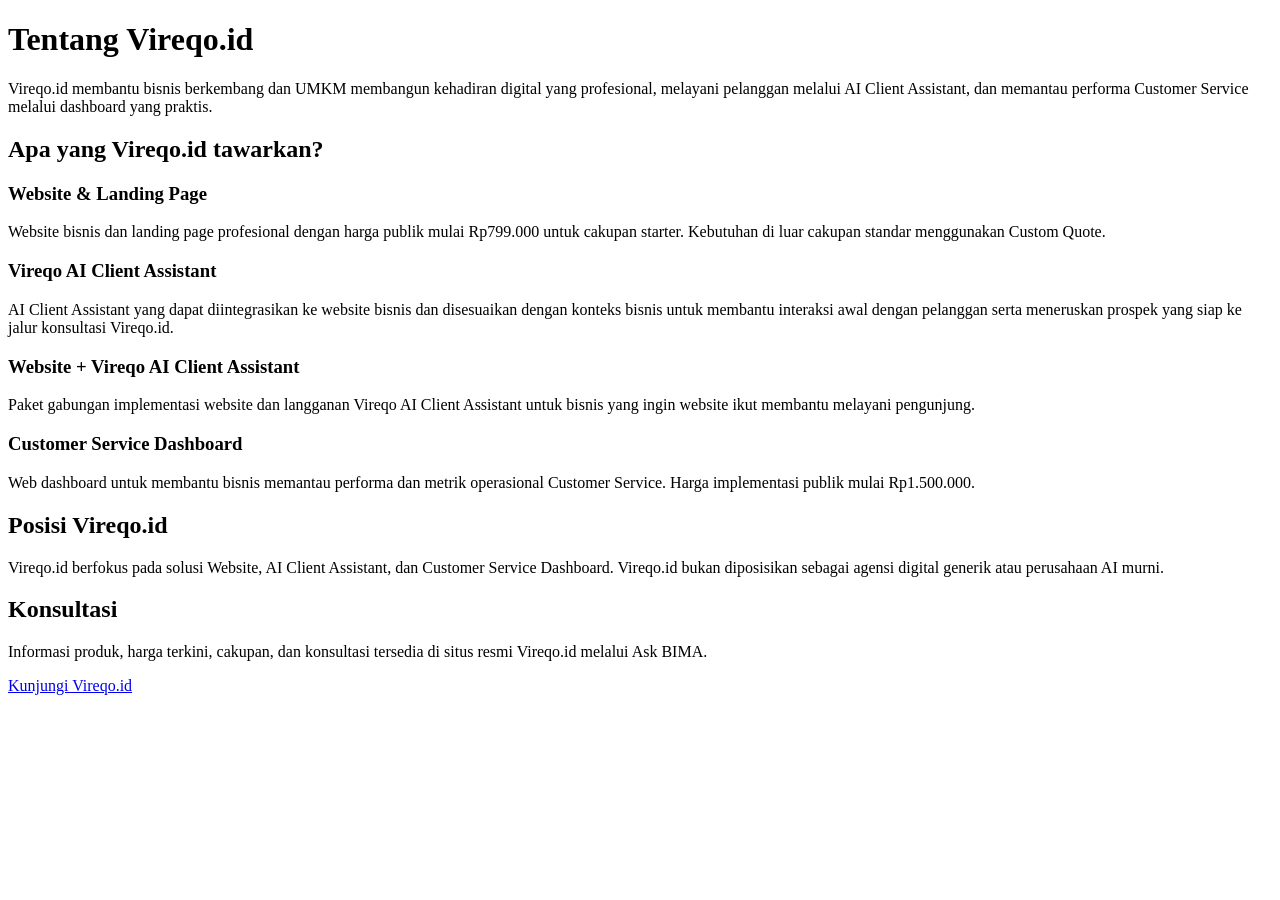
<file: about-vireqo.html>
<!doctype html>
<html lang="id">
<head>
<meta charset="utf-8">
<meta name="viewport" content="width=device-width,initial-scale=1">
<title>Tentang Vireqo.id | Website, AI Client Assistant & CS Dashboard</title>
<meta name="description" content="Kenali Vireqo.id dan solusi praktisnya untuk bisnis berkembang: Website & Landing Page, Vireqo AI Client Assistant, serta Customer Service Dashboard.">
<link rel="canonical" href="https://vireqo.id/about-vireqo.html">
<meta name="robots" content="index,follow">
<script type="application/ld+json">
{
 "@context":"https://schema.org",
 "@type":"Organization",
 "@id":"https://vireqo.id/#organization",
 "name":"Vireqo.id",
 "alternateName":"Vireqo",
 "url":"https://vireqo.id/",
 "logo":"https://vireqo.id/logo.png",
 "description":"Vireqo.id membantu bisnis berkembang membangun website profesional, melayani pelanggan dengan AI Client Assistant, dan memantau performa Customer Service melalui dashboard praktis."
}
</script>
</head>
<body>
<main>
<h1>Tentang Vireqo.id</h1>
<p>Vireqo.id membantu bisnis berkembang dan UMKM membangun kehadiran digital yang profesional, melayani pelanggan melalui AI Client Assistant, dan memantau performa Customer Service melalui dashboard yang praktis.</p>
<h2>Apa yang Vireqo.id tawarkan?</h2>
<h3>Website & Landing Page</h3>
<p>Website bisnis dan landing page profesional dengan harga publik mulai Rp799.000 untuk cakupan starter. Kebutuhan di luar cakupan standar menggunakan Custom Quote.</p>
<h3>Vireqo AI Client Assistant</h3>
<p>AI Client Assistant yang dapat diintegrasikan ke website bisnis dan disesuaikan dengan konteks bisnis untuk membantu interaksi awal dengan pelanggan serta meneruskan prospek yang siap ke jalur konsultasi Vireqo.id.</p>
<h3>Website + Vireqo AI Client Assistant</h3>
<p>Paket gabungan implementasi website dan langganan Vireqo AI Client Assistant untuk bisnis yang ingin website ikut membantu melayani pengunjung.</p>
<h3>Customer Service Dashboard</h3>
<p>Web dashboard untuk membantu bisnis memantau performa dan metrik operasional Customer Service. Harga implementasi publik mulai Rp1.500.000.</p>
<h2>Posisi Vireqo.id</h2>
<p>Vireqo.id berfokus pada solusi Website, AI Client Assistant, dan Customer Service Dashboard. Vireqo.id bukan diposisikan sebagai agensi digital generik atau perusahaan AI murni.</p>
<h2>Konsultasi</h2>
<p>Informasi produk, harga terkini, cakupan, dan konsultasi tersedia di situs resmi Vireqo.id melalui Ask BIMA.</p>
<p><a href="https://vireqo.id/">Kunjungi Vireqo.id</a></p>
</main>
</body>
</html>
</file>
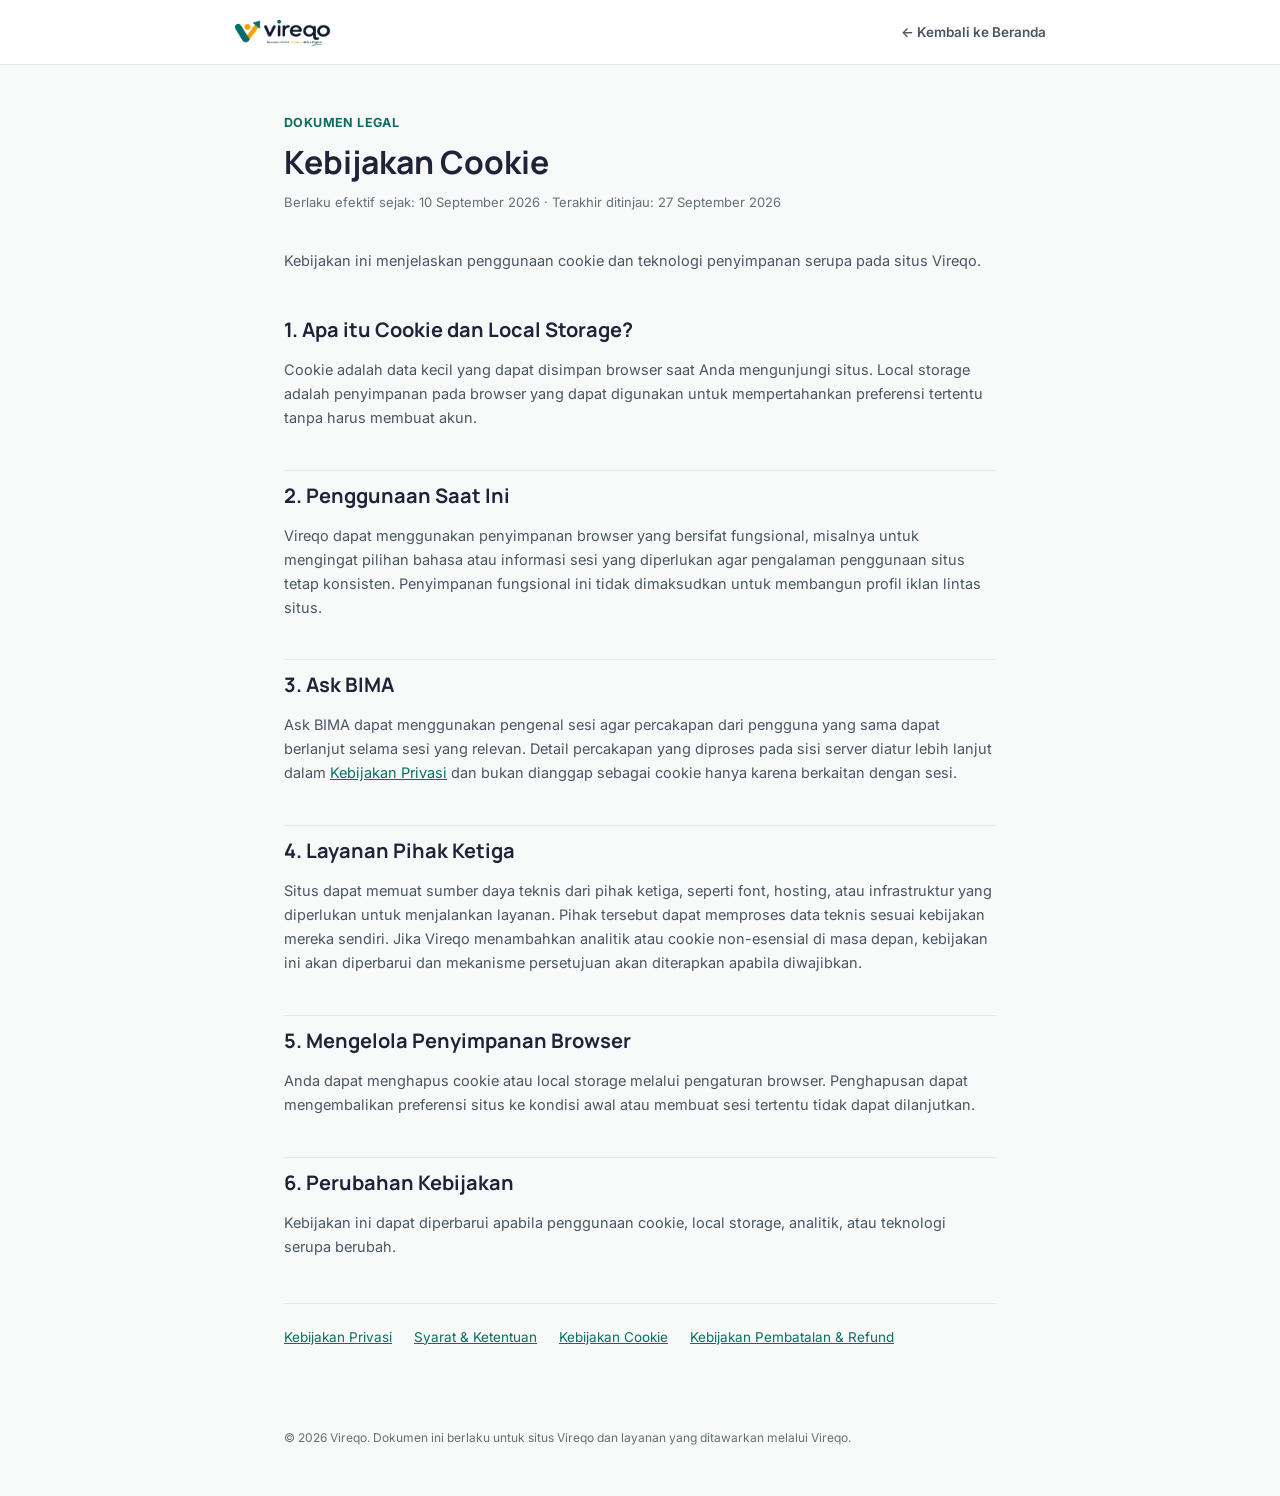
<file: cookie-policy.html>
<!DOCTYPE html>
<html lang="id">
<head>
<meta charset="UTF-8"/>
<meta content="width=device-width, initial-scale=1" name="viewport"/>
<title>Kebijakan Cookie | Vireqo</title>
<meta name="description" content="Kebijakan penggunaan cookie dan penyimpanan browser pada situs Vireqo."/>
<meta name="robots" content="index, follow"/>
<link href="https://fonts.googleapis.com" rel="preconnect"/>
<link crossorigin="" href="https://fonts.gstatic.com" rel="preconnect"/>
<link href="https://fonts.googleapis.com/css2?family=Inter:wght@400;500;600;700;800&family=Manrope:wght@700;800&display=swap" rel="stylesheet"/>
<style>
:root{--teal:#128C7E;--teal-l:#EAF7F5;--teal-dark:#0D6D62;--bg:#F8FAF9;--white:#FFFFFF;--bg2:#F1F5F4;--border:#E3E8E6;--t1:#1E2338;--t2:#4B5563;--t3:#647078}
*{box-sizing:border-box}body{margin:0;font-family:'Inter',sans-serif;background:var(--bg);color:var(--t2);line-height:1.65;-webkit-font-smoothing:antialiased}h1,h2,h3,.brand{font-family:'Manrope','Inter',sans-serif;color:var(--t1)}a{color:var(--teal-dark)}a:focus-visible{outline:2.5px solid var(--teal-dark);outline-offset:2px;border-radius:4px}header{background:var(--white);border-bottom:1px solid var(--border);position:sticky;top:0;z-index:10}.nav{max-width:860px;margin:0 auto;padding:16px 24px;display:flex;align-items:center;justify-content:space-between}.brand{display:flex;align-items:center;text-decoration:none}.brand img{height:32px;width:auto;display:block}.back-link{font-size:13.5px;font-weight:600;text-decoration:none;color:var(--t2)}.back-link:hover{color:var(--teal-dark)}main{max-width:760px;margin:0 auto;padding:48px 24px 80px}.doc-header{margin-bottom:36px}.doc-header .kicker{color:var(--teal-dark);font-weight:700;font-size:12.5px;letter-spacing:.4px;text-transform:uppercase}h1{font-size:32px;margin:8px 0 10px;line-height:1.25}.updated{font-size:13px;color:var(--t3)}h2{font-size:20px;margin-top:40px;margin-bottom:12px;padding-top:8px;border-top:1px solid var(--border)}h2:first-of-type{border-top:none;padding-top:0}h3{font-size:15.5px;margin-top:22px;margin-bottom:8px}p{margin:0 0 14px;font-size:14.5px}ul,ol{margin:0 0 14px;padding-left:22px;font-size:14.5px}li{margin-bottom:6px}.callout{background:var(--teal-l);border:1px solid #CFEBE7;border-radius:12px;padding:16px 18px;font-size:13.5px;color:var(--t1);margin:18px 0}.crosslinks{margin-top:44px;padding-top:22px;border-top:1px solid var(--border);display:flex;flex-wrap:wrap;gap:10px 22px;font-size:13.5px}footer{max-width:760px;margin:0 auto;padding:0 24px 48px;font-size:12px;color:var(--t3)}
</style>
</head>
<body>
<header><div class="nav"><a class="brand" href="index.html"><img alt="Logo Vireqo - Andalan Digital UMKM Indonesia" src="logo.png"/></a><a class="back-link" href="index.html">&larr; Kembali ke Beranda</a></div></header>
<main><div class="doc-header"><div class="kicker">Dokumen Legal</div><h1>Kebijakan Cookie</h1><div class="updated">Berlaku efektif sejak: 10 September 2026 &middot; Terakhir ditinjau: 27 September 2026</div></div>
<p>Kebijakan ini menjelaskan penggunaan cookie dan teknologi penyimpanan serupa pada situs Vireqo.</p>
<h2>1. Apa itu Cookie dan Local Storage?</h2><p>Cookie adalah data kecil yang dapat disimpan browser saat Anda mengunjungi situs. Local storage adalah penyimpanan pada browser yang dapat digunakan untuk mempertahankan preferensi tertentu tanpa harus membuat akun.</p>
<h2>2. Penggunaan Saat Ini</h2><p>Vireqo dapat menggunakan penyimpanan browser yang bersifat fungsional, misalnya untuk mengingat pilihan bahasa atau informasi sesi yang diperlukan agar pengalaman penggunaan situs tetap konsisten. Penyimpanan fungsional ini tidak dimaksudkan untuk membangun profil iklan lintas situs.</p>
<h2>3. Ask BIMA</h2><p>Ask BIMA dapat menggunakan pengenal sesi agar percakapan dari pengguna yang sama dapat berlanjut selama sesi yang relevan. Detail percakapan yang diproses pada sisi server diatur lebih lanjut dalam <a href="privacy-policy.html">Kebijakan Privasi</a> dan bukan dianggap sebagai cookie hanya karena berkaitan dengan sesi.</p>
<h2>4. Layanan Pihak Ketiga</h2><p>Situs dapat memuat sumber daya teknis dari pihak ketiga, seperti font, hosting, atau infrastruktur yang diperlukan untuk menjalankan layanan. Pihak tersebut dapat memproses data teknis sesuai kebijakan mereka sendiri. Jika Vireqo menambahkan analitik atau cookie non-esensial di masa depan, kebijakan ini akan diperbarui dan mekanisme persetujuan akan diterapkan apabila diwajibkan.</p>
<h2>5. Mengelola Penyimpanan Browser</h2><p>Anda dapat menghapus cookie atau local storage melalui pengaturan browser. Penghapusan dapat mengembalikan preferensi situs ke kondisi awal atau membuat sesi tertentu tidak dapat dilanjutkan.</p>
<h2>6. Perubahan Kebijakan</h2><p>Kebijakan ini dapat diperbarui apabila penggunaan cookie, local storage, analitik, atau teknologi serupa berubah.</p>
<div class="crosslinks"><a href="privacy-policy.html">Kebijakan Privasi</a><a href="terms.html">Syarat &amp; Ketentuan</a><a href="cookie-policy.html">Kebijakan Cookie</a><a href="refund-policy.html">Kebijakan Pembatalan &amp; Refund</a></div>
</main><footer>&copy; 2026 Vireqo. Dokumen ini berlaku untuk situs Vireqo dan layanan yang ditawarkan melalui Vireqo.</footer>
<script src="legal-i18n.js"></script>
</body></html>
</file>
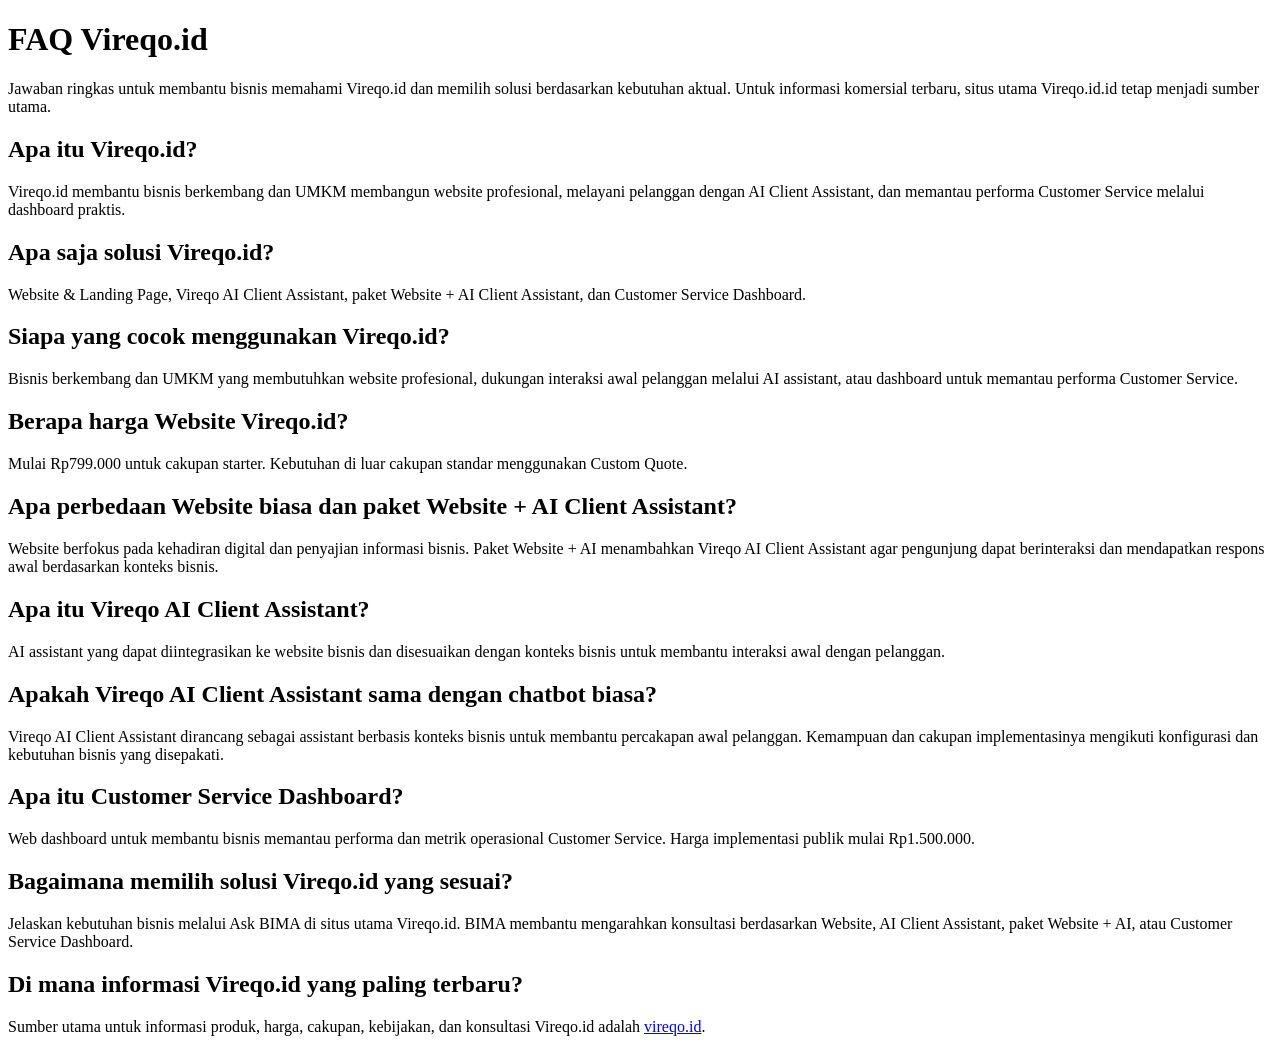
<file: faq.html>
<!doctype html>
<html lang="id">
<head>
<meta charset="utf-8">
<meta name="viewport" content="width=device-width,initial-scale=1">
<title>FAQ Vireqo.id | Website, AI Assistant & CS Dashboard</title>
<meta name="description" content="Jawaban tentang Vireqo.id, website bisnis, AI Client Assistant, paket Website + AI, Customer Service Dashboard, harga, proses konsultasi, dan pemilihan solusi.">
<link rel="canonical" href="https://vireqo.id/faq.html">
<meta name="robots" content="index,follow">
<script type="application/ld+json">
{
 "@context":"https://schema.org",
 "@type":"FAQPage",
 "mainEntity":[
  {"@type":"Question","name":"Apa itu Vireqo.id?","acceptedAnswer":{"@type":"Answer","text":"Vireqo.id membantu bisnis berkembang dan UMKM membangun website profesional, melayani pelanggan dengan AI Client Assistant, dan memantau performa Customer Service melalui dashboard praktis."}},
  {"@type":"Question","name":"Apa saja solusi Vireqo.id?","acceptedAnswer":{"@type":"Answer","text":"Vireqo.id menawarkan Website & Landing Page, Vireqo AI Client Assistant, paket Website + AI Client Assistant, dan Customer Service Dashboard."}},
  {"@type":"Question","name":"Siapa yang cocok menggunakan Vireqo.id?","acceptedAnswer":{"@type":"Answer","text":"Vireqo.id ditujukan untuk bisnis berkembang dan UMKM yang membutuhkan website profesional, dukungan interaksi awal pelanggan melalui AI assistant, atau dashboard untuk memantau performa Customer Service."}},
  {"@type":"Question","name":"Berapa harga Website Vireqo.id?","acceptedAnswer":{"@type":"Answer","text":"Website & Landing Page memiliki harga publik mulai Rp799.000 untuk cakupan starter. Kebutuhan di luar cakupan standar menggunakan Custom Quote."}},
  {"@type":"Question","name":"Apa perbedaan Website biasa dan paket Website + AI Client Assistant?","acceptedAnswer":{"@type":"Answer","text":"Website berfokus pada kehadiran digital dan penyajian informasi bisnis. Paket Website + AI menambahkan Vireqo AI Client Assistant agar pengunjung dapat berinteraksi dan mendapatkan respons awal berdasarkan konteks bisnis."}},
  {"@type":"Question","name":"Apa itu Vireqo AI Client Assistant?","acceptedAnswer":{"@type":"Answer","text":"Vireqo AI Client Assistant adalah AI assistant yang dapat diintegrasikan ke website bisnis dan disesuaikan dengan konteks bisnis untuk membantu interaksi awal dengan pelanggan."}},
  {"@type":"Question","name":"Apakah Vireqo AI Client Assistant sama dengan chatbot biasa?","acceptedAnswer":{"@type":"Answer","text":"Vireqo AI Client Assistant dirancang sebagai assistant berbasis konteks bisnis untuk membantu percakapan awal pelanggan. Kemampuan dan cakupan implementasinya mengikuti konfigurasi dan kebutuhan bisnis yang disepakati."}},
  {"@type":"Question","name":"Apa itu Customer Service Dashboard Vireqo?","acceptedAnswer":{"@type":"Answer","text":"Customer Service Dashboard adalah web dashboard untuk membantu bisnis memantau performa dan metrik operasional Customer Service. Harga implementasi publik mulai Rp1.500.000."}},
  {"@type":"Question","name":"Bagaimana memilih solusi Vireqo.id yang sesuai?","acceptedAnswer":{"@type":"Answer","text":"Calon pelanggan dapat menjelaskan kebutuhan bisnis melalui Ask BIMA di vireqo.id. BIMA membantu mengarahkan konsultasi berdasarkan Website, AI Client Assistant, paket Website + AI, atau Customer Service Dashboard."}},
  {"@type":"Question","name":"Di mana informasi Vireqo.id yang paling terbaru?","acceptedAnswer":{"@type":"Answer","text":"Sumber utama untuk informasi produk, harga, cakupan, kebijakan, dan konsultasi Vireqo.id adalah situs resmi https://vireqo.id/."}}
 ]
}
</script>
</head>
<body>
<main>
<h1>FAQ Vireqo.id</h1>
<p>Jawaban ringkas untuk membantu bisnis memahami Vireqo.id dan memilih solusi berdasarkan kebutuhan aktual. Untuk informasi komersial terbaru, situs utama Vireqo.id.id tetap menjadi sumber utama.</p>
<section><h2>Apa itu Vireqo.id?</h2><p>Vireqo.id membantu bisnis berkembang dan UMKM membangun website profesional, melayani pelanggan dengan AI Client Assistant, dan memantau performa Customer Service melalui dashboard praktis.</p></section>
<section><h2>Apa saja solusi Vireqo.id?</h2><p>Website & Landing Page, Vireqo AI Client Assistant, paket Website + AI Client Assistant, dan Customer Service Dashboard.</p></section>
<section><h2>Siapa yang cocok menggunakan Vireqo.id?</h2><p>Bisnis berkembang dan UMKM yang membutuhkan website profesional, dukungan interaksi awal pelanggan melalui AI assistant, atau dashboard untuk memantau performa Customer Service.</p></section>
<section><h2>Berapa harga Website Vireqo.id?</h2><p>Mulai Rp799.000 untuk cakupan starter. Kebutuhan di luar cakupan standar menggunakan Custom Quote.</p></section>
<section><h2>Apa perbedaan Website biasa dan paket Website + AI Client Assistant?</h2><p>Website berfokus pada kehadiran digital dan penyajian informasi bisnis. Paket Website + AI menambahkan Vireqo AI Client Assistant agar pengunjung dapat berinteraksi dan mendapatkan respons awal berdasarkan konteks bisnis.</p></section>
<section><h2>Apa itu Vireqo AI Client Assistant?</h2><p>AI assistant yang dapat diintegrasikan ke website bisnis dan disesuaikan dengan konteks bisnis untuk membantu interaksi awal dengan pelanggan.</p></section>
<section><h2>Apakah Vireqo AI Client Assistant sama dengan chatbot biasa?</h2><p>Vireqo AI Client Assistant dirancang sebagai assistant berbasis konteks bisnis untuk membantu percakapan awal pelanggan. Kemampuan dan cakupan implementasinya mengikuti konfigurasi dan kebutuhan bisnis yang disepakati.</p></section>
<section><h2>Apa itu Customer Service Dashboard?</h2><p>Web dashboard untuk membantu bisnis memantau performa dan metrik operasional Customer Service. Harga implementasi publik mulai Rp1.500.000.</p></section>
<section><h2>Bagaimana memilih solusi Vireqo.id yang sesuai?</h2><p>Jelaskan kebutuhan bisnis melalui Ask BIMA di situs utama Vireqo.id. BIMA membantu mengarahkan konsultasi berdasarkan Website, AI Client Assistant, paket Website + AI, atau Customer Service Dashboard.</p></section>
<section><h2>Di mana informasi Vireqo.id yang paling terbaru?</h2><p>Sumber utama untuk informasi produk, harga, cakupan, kebijakan, dan konsultasi Vireqo.id adalah <a href="https://vireqo.id/">vireqo.id</a>.</p></section>
</main>
</body>
</html>
</file>
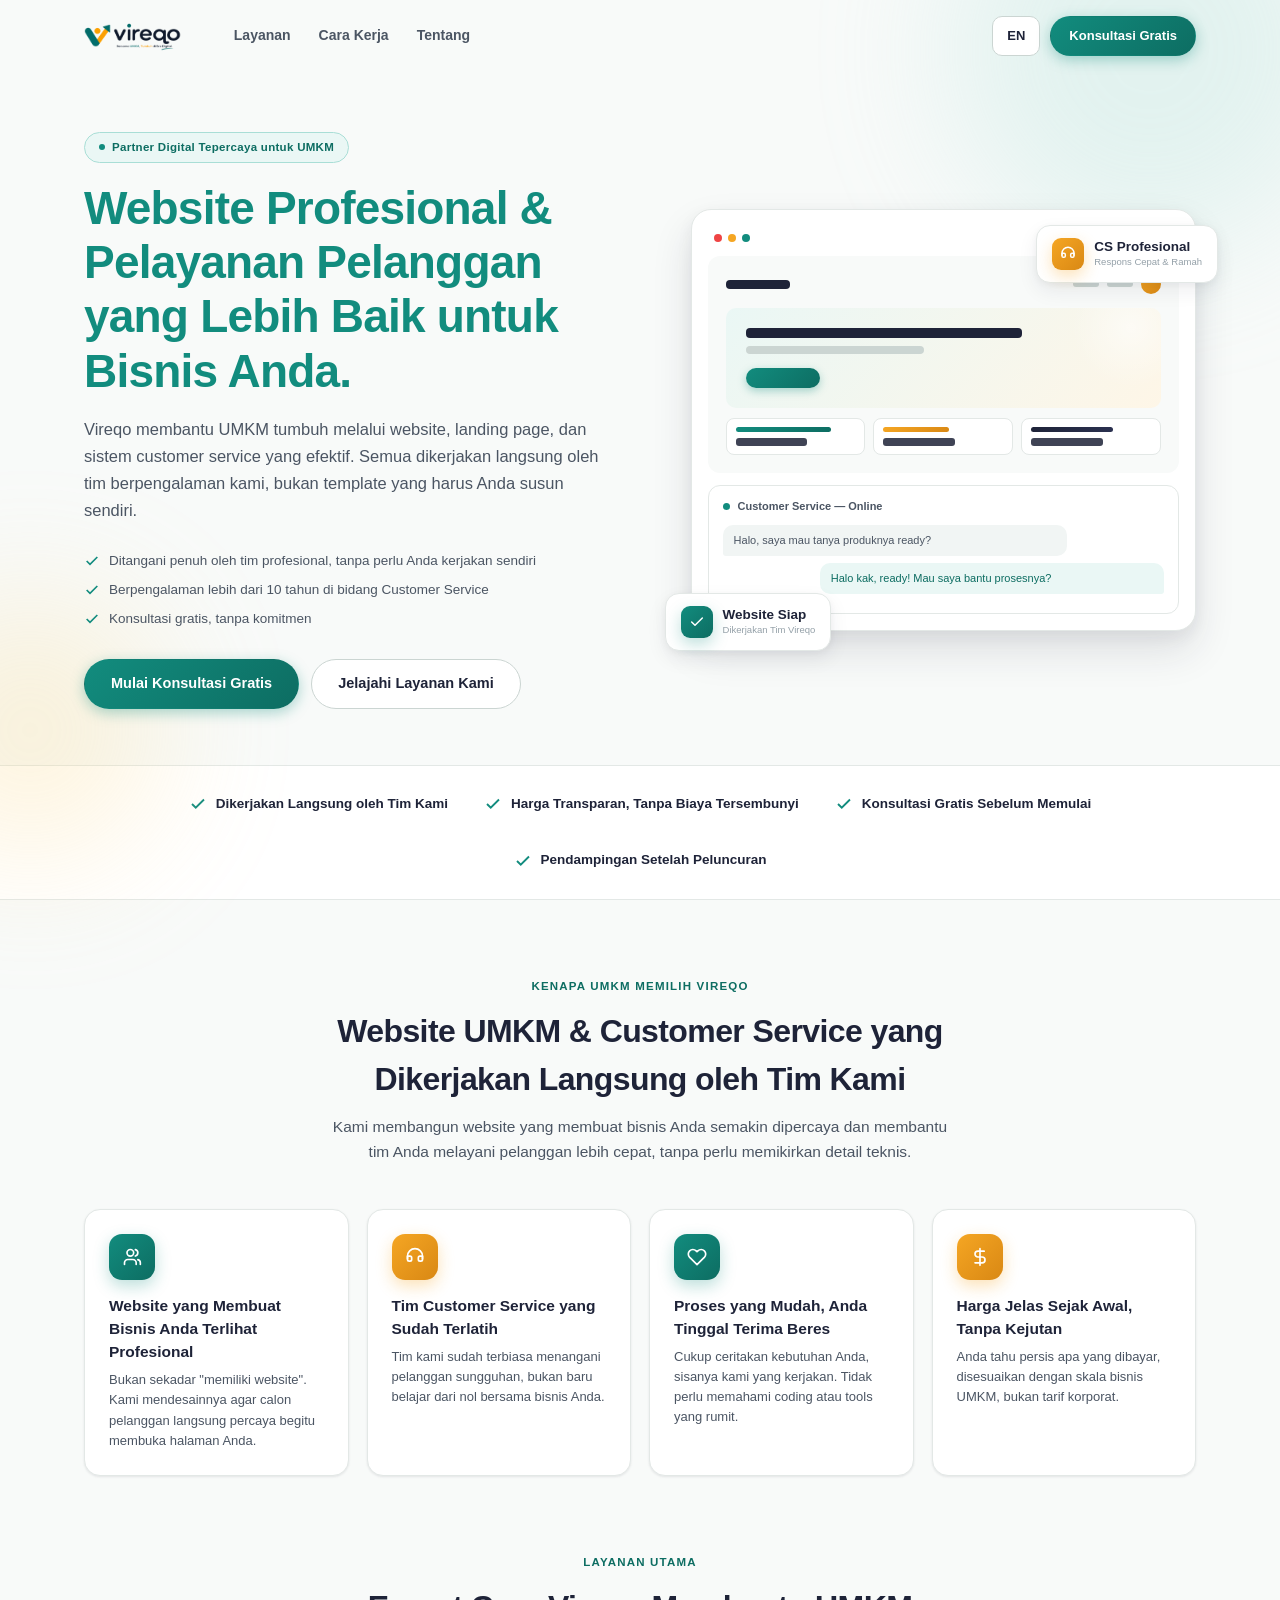
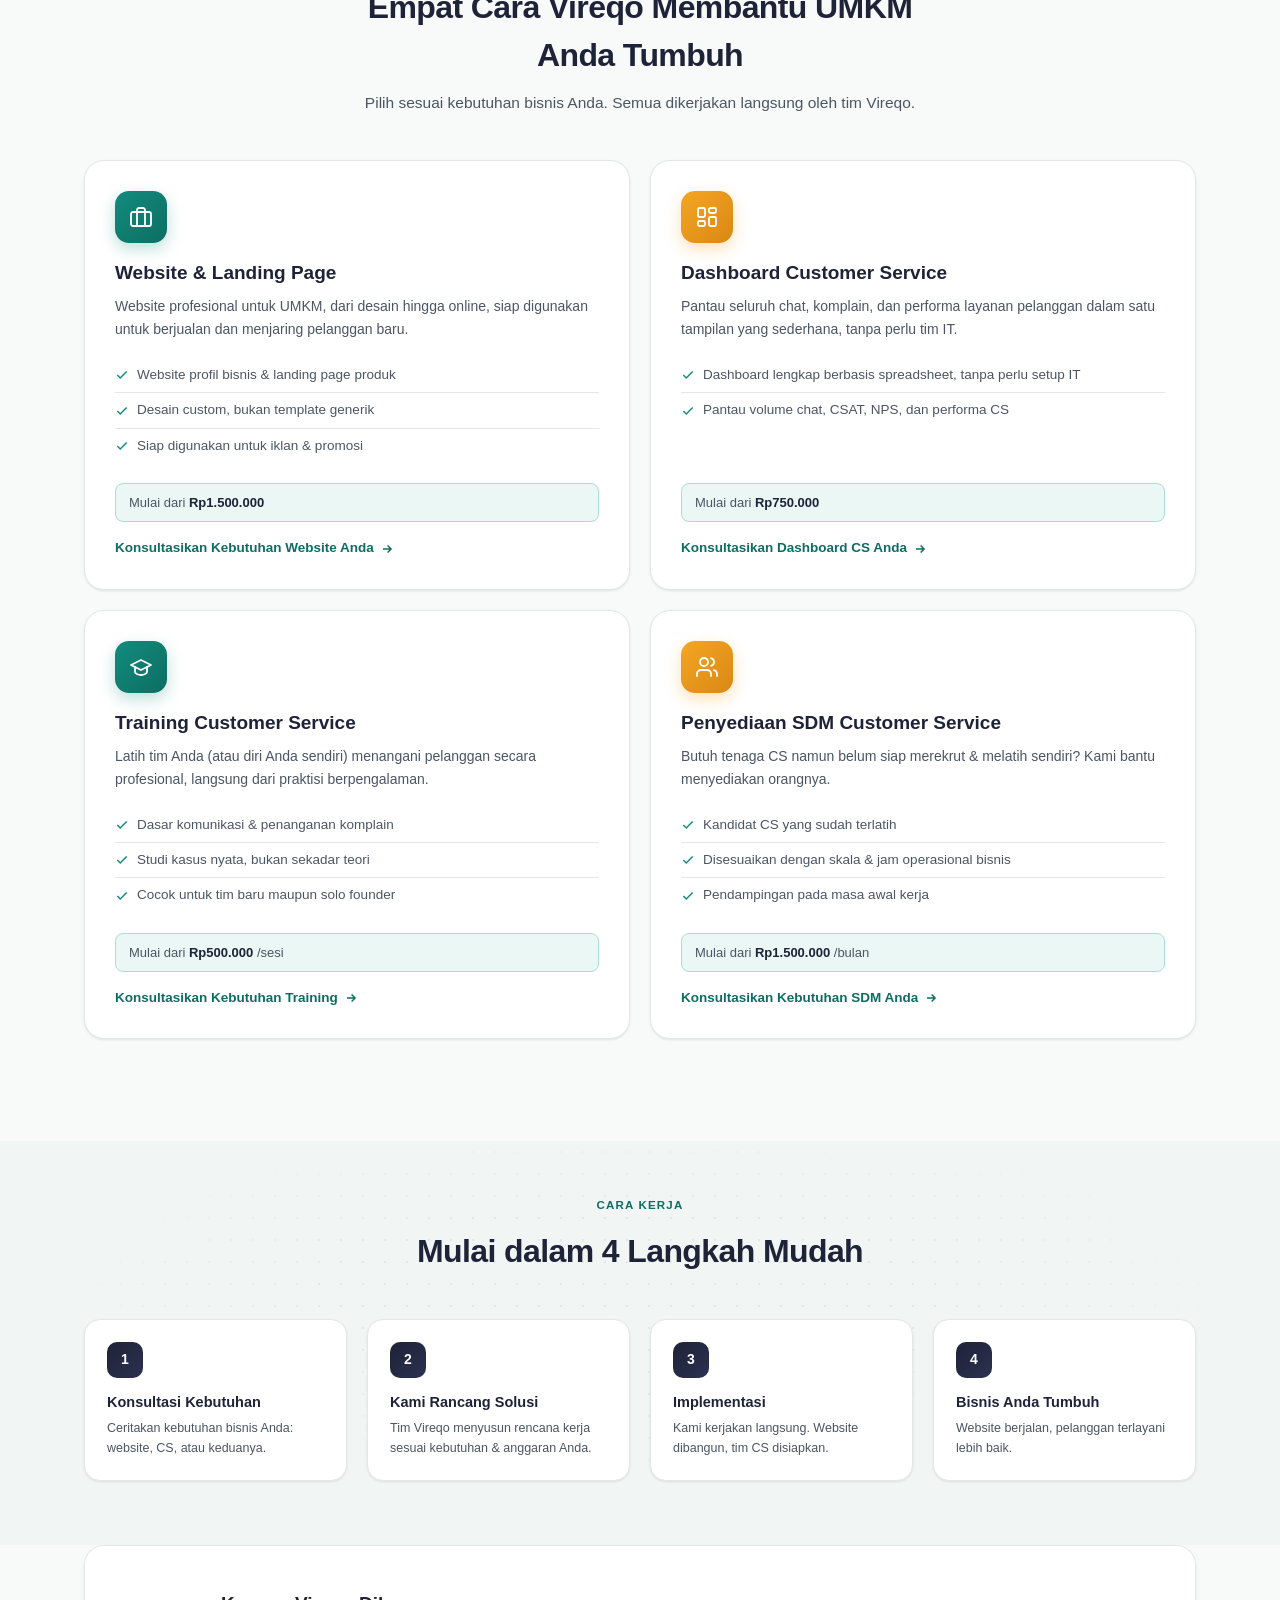
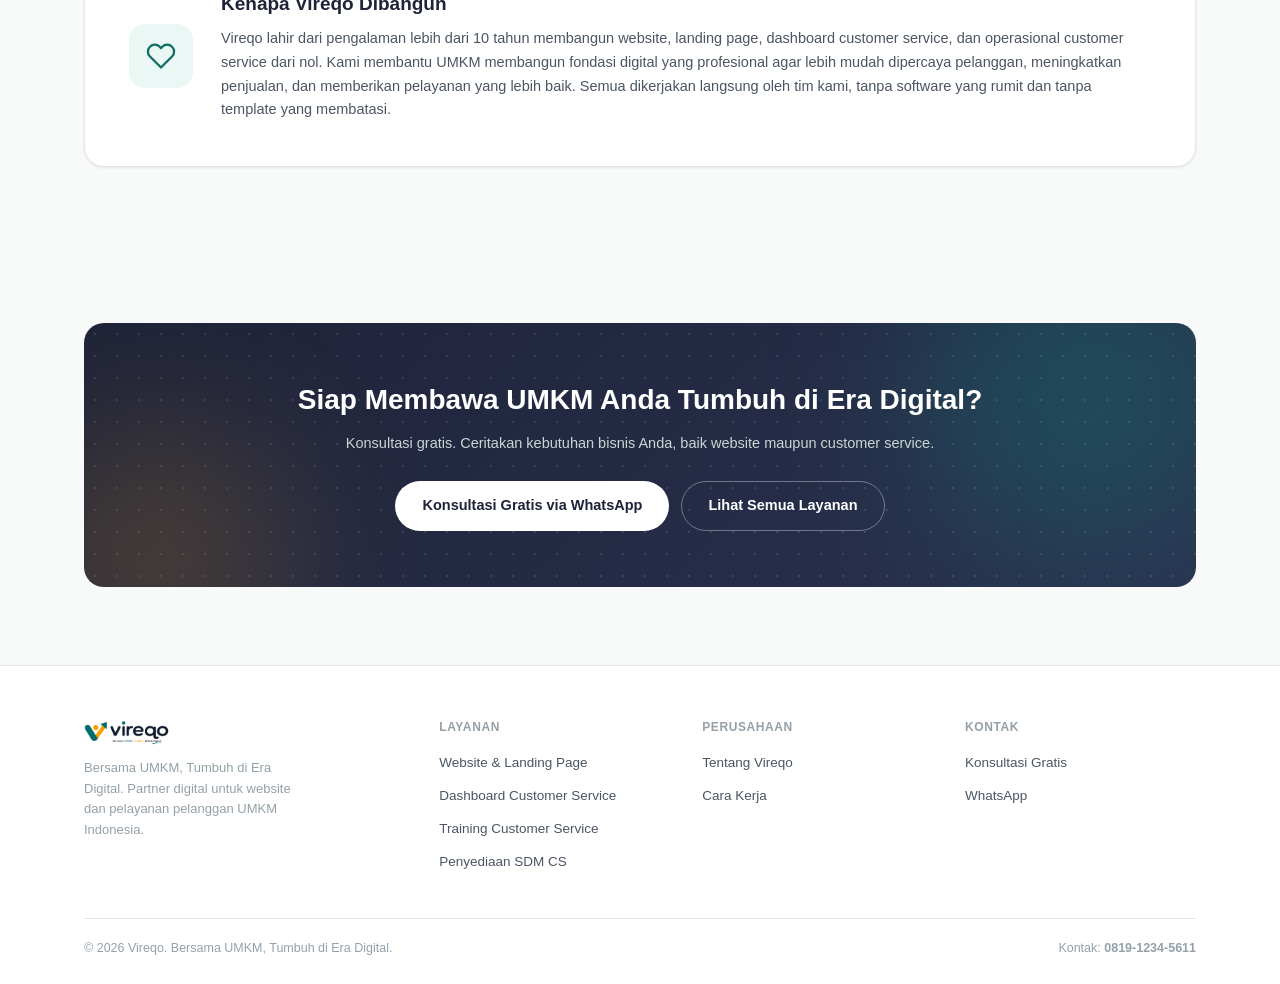
<file: index (31).html>
<!DOCTYPE html>
<html lang="id">
<head>
<meta charset="utf-8"/>
<meta content="width=device-width, initial-scale=1.0" name="viewport"/>
<title>Vireqo | Jasa Website &amp; Customer Service UMKM Indonesia</title>
<meta content="Vireqo adalah partner digital UMKM Indonesia: pembuatan website profesional, dashboard &amp; training customer service, hingga penyediaan SDM CS. Konsultasi gratis." name="description"/>
<link href="https://fonts.googleapis.com" rel="preconnect"/>
<link crossorigin="" href="https://fonts.gstatic.com" rel="preconnect"/>
<link href="https://fonts.googleapis.com/css2?family=Inter:wght@400;500;600;700;800;900&amp;family=Manrope:wght@600;700;800&amp;display=swap" rel="stylesheet"/>
<style>
:root{
  --teal:#128C7E; --teal-l:#EAF7F5; --teal-m:#A9DED6; --teal-dark:#0D6D62;
  --amber:#F5A623; --amber-l:#FEF6E7; --amber-m:#FBD98A;
  --navy:#1E2338; --navy-2:#2B3150;
  --bg:#F8FAF9; --white:#FFFFFF; --bg2:#F1F5F4;
  --border:#E3E8E6; --border2:#CBD5D2;
  --t1:#1E2338; --t2:#4B5563; --t3:#94A0A8;
  --green:#128C7E;
  --grad-teal:linear-gradient(135deg,#128C7E,#0D6D62);
  --grad-amber:linear-gradient(135deg,#F5A623,#D98814);
  --grad-navy:linear-gradient(135deg,#1E2338,#2B3150);
  --sh-sm:0 1px 3px rgba(30,35,56,.06),0 1px 2px rgba(30,35,56,.04);
  --sh:0 8px 20px rgba(30,35,56,.07),0 2px 6px rgba(30,35,56,.04);
  --sh-lg:0 20px 40px rgba(30,35,56,.12),0 6px 16px rgba(30,35,56,.06);
  --r-lg:20px; --r:16px; --r-sm:10px;
}
*{margin:0;padding:0;box-sizing:border-box}
html{scroll-behavior:smooth}
@media (prefers-reduced-motion: reduce){ html{scroll-behavior:auto} *{animation-duration:.01ms !important;transition-duration:.01ms !important} }
body{font-family:'Inter',sans-serif;background:var(--bg);color:var(--t1);line-height:1.5;-webkit-font-smoothing:antialiased}
h1,h2,h3,h4,.brand,.step-num,.svc h3,.vp-card h3,.why h3{font-family:'Manrope','Inter',sans-serif}
a{color:inherit;text-decoration:none}
.wrap{max-width:1160px;margin:0 auto;padding:0 24px}
img{display:block;max-width:100%}
.dot-grid{position:absolute;inset:0;background-image:radial-gradient(var(--border2) 1.2px,transparent 1.2px);background-size:22px 22px;opacity:.35;pointer-events:none;-webkit-mask-image:radial-gradient(ellipse 60% 60% at 50% 40%,#000 40%,transparent 80%);mask-image:radial-gradient(ellipse 60% 60% at 50% 40%,#000 40%,transparent 80%)}

.reveal{opacity:0;transform:translateY(18px);transition:opacity .6s ease,transform .6s ease}
.reveal.in{opacity:1;transform:translateY(0)}

.btn{font-weight:700;font-size:14.5px;padding:13px 26px;border-radius:999px;border:1px solid transparent;cursor:pointer;display:inline-flex;align-items:center;gap:8px;transition:all .18s cubic-bezier(.34,1.56,.64,1)}
.btn:active{transform:scale(.97)}
.btn-primary{background:var(--grad-teal);color:#fff;box-shadow:0 4px 14px rgba(18,140,126,.35)}
.btn-primary:hover{background:var(--teal-dark);transform:translateY(-2px);box-shadow:0 10px 24px rgba(18,140,126,.42)}
.btn-ghost{background:var(--white);border-color:var(--border2);color:var(--t1)}
.btn-ghost:hover{border-color:var(--teal);color:var(--teal);transform:translateY(-2px)}
.btn-white{background:#fff;color:var(--navy)}
.btn-white:hover{transform:translateY(-2px);box-shadow:0 8px 20px rgba(0,0,0,.18)}
.btn-outline-light{background:transparent;border-color:rgba(255,255,255,.35);color:#fff}
.btn-outline-light:hover{border-color:#fff;transform:translateY(-2px)}
.btn-sm{padding:9px 18px;font-size:13px}

header{position:sticky;top:0;z-index:200;background:rgba(248,250,249,0);transition:background .25s,box-shadow .25s,backdrop-filter .25s}
header.scrolled{background:rgba(255,255,255,.88);backdrop-filter:blur(10px);box-shadow:var(--sh-sm)}
.nav{display:flex;align-items:center;padding:16px 24px;max-width:1160px;margin:0 auto;gap:20px}
.brand img{height:32px;width:auto}
.nav-links{display:flex;gap:28px;align-items:center;font-size:14px;font-weight:600;color:var(--t2);margin-left:32px}
.nav-links a:hover{color:var(--teal)}
.nav-cta{display:flex;gap:10px;margin-left:auto}
@media(max-width:860px){ .nav-links,.nav-cta .btn-ghost{display:none} }

.hero{padding:60px 0 0;overflow:hidden}
.hero-blob{position:absolute;border-radius:50%;filter:blur(70px);opacity:.28;z-index:0;pointer-events:none}
.hero-blob-1{width:400px;height:400px;background:var(--teal-m);top:-150px;right:-70px}
.hero-blob-2{width:260px;height:260px;background:var(--amber-m);bottom:40px;left:-100px}
.hero .wrap{position:relative;z-index:1;display:grid;grid-template-columns:1.05fr .95fr;gap:48px;align-items:center;padding-bottom:56px}
@media(max-width:960px){ .hero .wrap{grid-template-columns:1fr} .hero-visual{margin-top:36px} }
.badge{padding:6px 14px;border-radius:20px;font-size:11.5px;font-weight:700;letter-spacing:.3px;display:inline-flex;align-items:center;gap:7px;background:var(--teal-l);color:var(--teal-dark);border:1px solid var(--teal-m)}
.badge-dot{width:6px;height:6px;border-radius:50%;background:var(--teal)}
.hero h1{font-size:clamp(30px,4.2vw,46px);font-weight:800;line-height:1.18;letter-spacing:-.8px;margin:18px 0 18px;color:var(--navy)}
.hero h1 span{color:var(--teal)}
.hero p{font-size:16.5px;color:var(--t2);max-width:520px;margin-bottom:26px;line-height:1.65}
.hero-vp{display:flex;flex-direction:column;gap:9px;margin-bottom:30px}
.hero-vp span{display:flex;align-items:center;gap:9px;font-size:13.5px;color:var(--t2);font-weight:500}
.hero-vp svg{width:16px;height:16px;color:var(--teal);flex-shrink:0}
.hero-cta{display:flex;gap:12px;flex-wrap:wrap}

.hero-visual{position:relative}
.hv-card{background:var(--white);border:1px solid var(--border);border-radius:var(--r-lg);box-shadow:var(--sh-lg);padding:16px;position:relative;z-index:2}
.hv-browser-bar{display:flex;align-items:center;gap:6px;padding:8px 6px 14px}
.hv-dot{width:8px;height:8px;border-radius:50%}
.hv-site{background:var(--bg);border-radius:12px;padding:18px;margin-bottom:12px}
.hv-site-nav{display:flex;justify-content:space-between;align-items:center;margin-bottom:14px}
.hv-site-logo{width:64px;height:9px;border-radius:4px;background:var(--navy)}
.hv-site-menu{display:flex;gap:8px;align-items:center}
.hv-site-menu span{width:26px;height:6px;border-radius:3px;background:var(--border2)}
.hv-site-menu .hv-avatar{width:20px;height:20px;border-radius:50%;background:var(--grad-amber)}
.hv-site-hero{background:linear-gradient(135deg,var(--teal-l),var(--amber-l));border-radius:10px;padding:20px;margin-bottom:10px;position:relative;overflow:hidden}
.hv-site-hero::after{content:"";position:absolute;width:120px;height:120px;background:radial-gradient(circle,rgba(255,255,255,.55),transparent 70%);top:-40px;right:-30px}
.hv-site-hero .l1{width:70%;height:10px;border-radius:4px;background:var(--navy);margin-bottom:8px;position:relative}
.hv-site-hero .l2{width:45%;height:8px;border-radius:4px;background:var(--border2);margin-bottom:14px;position:relative}
.hv-site-hero .btn-mini{width:74px;height:20px;border-radius:999px;background:var(--grad-teal);position:relative;box-shadow:0 3px 8px rgba(18,140,126,.35)}
.hv-stats{display:flex;gap:8px;margin-top:2px}
.hv-stat{flex:1;background:var(--white);border:1px solid var(--border);border-radius:8px;padding:8px 9px}
.hv-stat .hv-stat-bar{height:5px;border-radius:3px;margin-bottom:6px}
.hv-stat .hv-stat-num{height:8px;width:60%;border-radius:3px;background:var(--navy);opacity:.85}
.hv-cs{background:var(--white);border:1px solid var(--border);border-radius:12px;padding:12px 14px}
.hv-cs-head{display:flex;align-items:center;gap:8px;margin-bottom:10px}
.hv-cs-head .dotgreen{width:7px;height:7px;border-radius:50%;background:var(--teal)}
.hv-cs-head span{font-size:11px;font-weight:700;color:var(--t2)}
.hv-bubble{max-width:78%;padding:8px 11px;border-radius:10px;font-size:11px;margin-bottom:7px;line-height:1.4}
.hv-bubble.in{background:var(--bg2);color:var(--t2);border-bottom-left-radius:3px}
.hv-bubble.out{background:var(--teal-l);color:var(--teal-dark);margin-left:auto;border-bottom-right-radius:3px}
.hv-float{position:absolute;background:var(--white);border:1px solid var(--border);border-radius:14px;box-shadow:var(--sh);padding:12px 15px;z-index:3;display:flex;align-items:center;gap:10px}
.hv-float-1{bottom:-20px;left:-26px}
.hv-float-2{top:16px;right:-22px}
.hv-float .fb{width:32px;height:32px;border-radius:9px;display:flex;align-items:center;justify-content:center;flex-shrink:0;color:#fff}
.hv-float .fb svg{width:16px;height:16px}
.hv-float .fn{font-size:13.5px;font-weight:800;color:var(--t1);line-height:1.2}
.hv-float .fl{font-size:9.5px;color:var(--t3)}
@media(max-width:960px){ .hv-float-1{left:6px} .hv-float-2{right:6px} }

.trust{background:var(--white);border-top:1px solid var(--border);border-bottom:1px solid var(--border);padding:28px 0}
.trust-row{display:flex;justify-content:center;gap:36px;flex-wrap:wrap;text-align:left}
.trust-item{display:flex;align-items:center;gap:9px}
.trust-item svg{width:18px;height:18px;color:var(--teal);flex-shrink:0}
.trust-item .l{font-size:13.5px;color:var(--t1);font-weight:600}

.section{padding:78px 0}
.section-head{text-align:center;max-width:620px;margin:0 auto 44px}
.eyebrow{font-size:11.5px;font-weight:800;color:var(--teal-dark);text-transform:uppercase;letter-spacing:1.2px;margin-bottom:12px}
.section-head h2{font-size:clamp(24px,3.2vw,32px);font-weight:800;letter-spacing:-.6px;color:var(--navy);margin-bottom:12px}
.section-head p{font-size:15.5px;color:var(--t2);line-height:1.6}

.g4{display:grid;grid-template-columns:repeat(4,1fr);gap:18px}
@media(max-width:960px){ .g4{grid-template-columns:1fr 1fr} }
@media(max-width:560px){ .g4{grid-template-columns:1fr} }
.vp-card{background:var(--white);border:1px solid var(--border);border-radius:var(--r);padding:24px;box-shadow:var(--sh-sm);transition:transform .18s,box-shadow .18s}
.vp-card:hover{transform:translateY(-6px);box-shadow:var(--sh-lg)}
.vp-icon{width:46px;height:46px;border-radius:13px;display:flex;align-items:center;justify-content:center;margin-bottom:14px;color:#fff}
.vp-icon svg{width:20px;height:20px}
.vp-card h3{font-size:15.5px;font-weight:800;margin-bottom:7px;color:var(--navy)}
.vp-card p{font-size:13px;color:var(--t2);line-height:1.55}

.services{display:grid;grid-template-columns:repeat(2,1fr);gap:20px}
@media(max-width:760px){ .services{grid-template-columns:1fr} }
.svc{background:var(--white);border:1px solid var(--border);border-radius:var(--r-lg);padding:30px;box-shadow:var(--sh-sm);transition:transform .2s,box-shadow .2s;display:flex;flex-direction:column}
.svc:hover{transform:translateY(-5px);box-shadow:var(--sh-lg)}
.svc-icon{width:52px;height:52px;border-radius:14px;display:flex;align-items:center;justify-content:center;margin-bottom:16px}
.svc-icon svg{width:24px;height:24px}
.svc h3{font-size:19px;font-weight:800;color:var(--navy);margin-bottom:8px}
.svc p{font-size:14px;color:var(--t2);margin-bottom:18px;line-height:1.6}
.svc-list{list-style:none;margin-bottom:20px;flex:1}
.svc-list li{font-size:13.5px;color:var(--t2);padding:7px 0;border-top:1px solid var(--border);display:flex;align-items:center;gap:8px}
.svc-list li:first-child{border-top:none}
.svc-list li svg{width:14px;height:14px;flex-shrink:0;color:var(--teal)}
.svc-price{font-size:13px;color:var(--t2);margin-bottom:16px;padding:9px 13px;background:var(--teal-l);border-radius:8px;border:1px solid var(--teal-m)}
.svc-price strong{color:var(--navy);font-weight:800}
.svc-cta{font-size:13.5px;font-weight:700;color:var(--teal-dark);display:inline-flex;align-items:center;gap:6px}
.svc-cta svg{width:14px;height:14px;transition:transform .15s}
.svc:hover .svc-cta svg{transform:translateX(3px)}

.steps{display:grid;grid-template-columns:repeat(4,1fr);gap:20px}
@media(max-width:900px){ .steps{grid-template-columns:1fr 1fr} }
@media(max-width:560px){ .steps{grid-template-columns:1fr} }
.step{background:var(--white);border:1px solid var(--border);border-radius:var(--r);padding:22px;box-shadow:var(--sh-sm);transition:transform .18s,box-shadow .18s}
.step:hover{transform:translateY(-5px);box-shadow:var(--sh)}
.step-num{width:36px;height:36px;border-radius:10px;background:var(--grad-navy);color:#fff;font-weight:800;font-size:14px;display:flex;align-items:center;justify-content:center;margin-bottom:14px}
.step h4{font-size:14.5px;font-weight:700;color:var(--navy);margin-bottom:6px}
.step p{font-size:12.5px;color:var(--t2);line-height:1.55}

.why{background:var(--white);border:1px solid var(--border);border-radius:var(--r-lg);padding:44px;box-shadow:var(--sh-sm);display:grid;grid-template-columns:auto 1fr;gap:28px;align-items:center}
@media(max-width:700px){ .why{grid-template-columns:1fr;padding:28px} }
.why-badge{width:64px;height:64px;border-radius:16px;background:var(--teal-l);color:var(--teal-dark);display:flex;align-items:center;justify-content:center;flex-shrink:0}
.why-badge svg{width:30px;height:30px}
.why h3{font-size:19px;font-weight:800;color:var(--navy);margin-bottom:8px}
.why p{font-size:14.5px;color:var(--t2);line-height:1.65}

.cta-band{background:var(--grad-navy);border-radius:var(--r-lg);padding:56px 40px;text-align:center;position:relative;overflow:hidden}
.cta-band .dot-grid{opacity:.12;-webkit-mask-image:none;mask-image:none;background-image:radial-gradient(rgba(255,255,255,.9) 1.2px,transparent 1.2px)}
.cta-band::before{content:"";position:absolute;width:340px;height:340px;background:var(--teal);opacity:.3;filter:blur(80px);border-radius:50%;top:-100px;right:-60px}
.cta-band::after{content:"";position:absolute;width:260px;height:260px;background:var(--amber);opacity:.2;filter:blur(80px);border-radius:50%;bottom:-100px;left:-60px}
.cta-band h2{color:#fff;font-size:clamp(22px,3vw,28px);font-weight:800;margin-bottom:12px;position:relative;z-index:1}
.cta-band p{color:#CBD5D2;font-size:14.5px;margin-bottom:26px;position:relative;z-index:1}
.cta-band .hero-cta{justify-content:center;position:relative;z-index:1}

footer{background:var(--white);border-top:1px solid var(--border);padding:52px 0 26px}
.footer-grid{display:grid;grid-template-columns:1.4fr 1fr 1fr 1fr;gap:32px;margin-bottom:36px}
@media(max-width:860px){ .footer-grid{grid-template-columns:1fr 1fr} }
.footer-grid h5{font-size:12px;font-weight:800;color:var(--t3);text-transform:uppercase;letter-spacing:.6px;margin-bottom:14px}
.footer-grid ul{list-style:none}
.footer-grid li{margin-bottom:9px}
.footer-grid a{font-size:13.5px;color:var(--t2)}
.footer-grid a:hover{color:var(--teal-dark)}
.footer-brand img{height:28px;margin-bottom:12px}
.footer-brand p{font-size:13px;color:var(--t3);max-width:230px;line-height:1.6}
.footer-bottom{border-top:1px solid var(--border);padding-top:20px;display:flex;justify-content:space-between;flex-wrap:wrap;gap:10px;font-size:12.5px;color:var(--t3);align-items:center}

.lang-toggle{background:var(--white);border:1px solid var(--border2);color:var(--t1);font-weight:700;font-size:13px;padding:9px 14px;border-radius:10px;cursor:pointer;transition:all .18s}
.lang-toggle:hover{border-color:var(--teal);color:var(--teal)}
</style>
<!-- SEO: ganti https://vireqo.id/ di bawah dengan domain resmi Vireqo saat sudah live --><link href="https://vireqo.id/" rel="canonical"/><meta content="website" property="og:type"/><meta content="Vireqo" property="og:site_name"/><meta content="Vireqo | Jasa Website &amp; Customer Service UMKM Indonesia" property="og:title"/><meta content="Vireqo adalah partner digital UMKM Indonesia: pembuatan website profesional, dashboard &amp; training customer service, hingga penyediaan SDM CS. Konsultasi gratis." property="og:description"/><meta content="https://vireqo.id/" property="og:url"/><meta content="id_ID" property="og:locale"/><meta content="en_US" property="og:locale:alternate"/><meta content="summary" name="twitter:card"/><meta content="Vireqo | Jasa Website &amp; Customer Service UMKM Indonesia" name="twitter:title"/><meta content="Vireqo adalah partner digital UMKM Indonesia: pembuatan website profesional, dashboard &amp; training customer service, hingga penyediaan SDM CS. Konsultasi gratis." name="twitter:description"/><meta content="#128C7E" name="theme-color"/><script type="application/ld+json">{"@context": "https://schema.org", "@type": "ProfessionalService", "name": "Vireqo", "description": "Vireqo adalah partner digital UMKM Indonesia: pembuatan website profesional, dashboard & training customer service, hingga penyediaan SDM CS. Konsultasi gratis.", "areaServed": "ID", "telephone": "+6281912345611", "url": "https://vireqo.id/", "sameAs": ["https://wa.me/6281912345611"], "makesOffer": [{"@type": "Offer", "itemOffered": {"@type": "Service", "name": "Website & Landing Page"}}, {"@type": "Offer", "itemOffered": {"@type": "Service", "name": "Dashboard Customer Service"}}, {"@type": "Offer", "itemOffered": {"@type": "Service", "name": "Training Customer Service"}}, {"@type": "Offer", "itemOffered": {"@type": "Service", "name": "Penyediaan SDM Customer Service"}}]}</script><meta content="index, follow" name="robots"/><meta content="default-src 'self'; script-src 'self' 'unsafe-inline'; style-src 'self' 'unsafe-inline' https://fonts.googleapis.com; font-src https://fonts.gstatic.com; img-src 'self' data:; connect-src 'self'; base-uri 'self'; form-action 'self'; object-src 'none'" http-equiv="Content-Security-Policy"/><meta content="strict-origin-when-cross-origin" name="referrer"/></head>
<body>
<header id="siteHeader">
<div class="nav">
<a class="brand" href="#top"><img alt="Logo Vireqo - Partner Digital untuk UMKM Indonesia" src="[data-uri]"/></a>
<nav class="nav-links">
<a href="#layanan"><span data-i18n="t1">Layanan</span></a>
<a href="#cara-kerja"><span data-i18n="t2">Cara Kerja</span></a>
<a href="#tentang"><span data-i18n="t3">Tentang</span></a>
</nav>
<div class="nav-cta"><button aria-label="Switch language / Ganti bahasa" class="lang-toggle" id="langToggle" type="button">EN</button>
<a class="wa-link btn btn-primary btn-sm" data-msg="Halo Vireqo, saya ingin konsultasi mengenai layanan untuk bisnis saya." data-msg-key="m1" href="https://wa.me/6281912345611?text=Halo%20Vireqo%2C%20saya%20ingin%20konsultasi%20mengenai%20layanan%20untuk%20bisnis%20saya." rel="noopener" target="_blank"><span data-i18n="t4">Konsultasi Gratis</span></a>
</div>
</div>
</header><main>
<section class="hero" id="top">
<div class="hero-blob hero-blob-1"></div>
<div class="hero-blob hero-blob-2"></div>
<div class="wrap">
<div>
<span class="badge"><span class="badge-dot"></span><span data-i18n="t5">Partner Digital Tepercaya untuk UMKM</span></span>
<h1 id="heroH1"><span data-i18n="t6">Website Profesional &amp; Pelayanan Pelanggan yang</span> <span><span data-i18n="t7">Lebih Baik</span></span> <span data-i18n="t8">untuk Bisnis Anda.</span></h1>
<p id="heroSub"><span data-i18n="t9">Vireqo membantu UMKM tumbuh melalui website, landing page, dan sistem customer service yang efektif. Semua dikerjakan langsung oleh tim berpengalaman kami, bukan template yang harus Anda susun sendiri.</span></p>
<div class="hero-vp">
<span><svg fill="none" stroke="currentColor" stroke-width="2.5" viewbox="0 0 24 24"><path d="M20 6 9 17l-5-5"></path></svg><span data-i18n="t10">Ditangani penuh oleh tim profesional, tanpa perlu Anda kerjakan sendiri</span></span>
<span><svg fill="none" stroke="currentColor" stroke-width="2.5" viewbox="0 0 24 24"><path d="M20 6 9 17l-5-5"></path></svg><span data-i18n="t11">Berpengalaman lebih dari 10 tahun di bidang Customer Service</span></span>
<span><svg fill="none" stroke="currentColor" stroke-width="2.5" viewbox="0 0 24 24"><path d="M20 6 9 17l-5-5"></path></svg><span data-i18n="t12">Konsultasi gratis, tanpa komitmen</span></span>
</div>
<div class="hero-cta">
<a class="wa-link btn btn-primary" data-msg="Halo Vireqo, saya ingin konsultasi mengenai layanan untuk bisnis saya." data-msg-key="m1" href="https://wa.me/6281912345611?text=Halo%20Vireqo%2C%20saya%20ingin%20konsultasi%20mengenai%20layanan%20untuk%20bisnis%20saya." rel="noopener" target="_blank"><span data-i18n="t13">Mulai Konsultasi Gratis</span></a>
<a class="btn btn-ghost" href="#layanan"><span data-i18n="t14">Jelajahi Layanan Kami</span></a>
</div>
</div>
<div class="hero-visual">
<div class="hv-card">
<div class="hv-browser-bar">
<span class="hv-dot" style="background:#EF4444"></span>
<span class="hv-dot" style="background:#F5A623"></span>
<span class="hv-dot" style="background:#128C7E"></span>
</div>
<div class="hv-site">
<div class="hv-site-nav">
<div class="hv-site-logo"></div>
<div class="hv-site-menu"><span></span><span></span><div class="hv-avatar"></div></div>
</div>
<div class="hv-site-hero">
<div class="l1"></div>
<div class="l2"></div>
<div class="btn-mini"></div>
</div>
<div class="hv-stats">
<div class="hv-stat"><div class="hv-stat-bar" style="background:var(--grad-teal);width:80%"></div><div class="hv-stat-num"></div></div>
<div class="hv-stat"><div class="hv-stat-bar" style="background:var(--grad-amber);width:55%"></div><div class="hv-stat-num"></div></div>
<div class="hv-stat"><div class="hv-stat-bar" style="background:var(--grad-navy);width:68%"></div><div class="hv-stat-num"></div></div>
</div>
</div>
<div class="hv-cs">
<div class="hv-cs-head"><span class="dotgreen"></span><span><span data-i18n="t15">Customer Service — Online</span></span></div>
<div class="hv-bubble in"><span data-i18n="t16">Halo, saya mau tanya produknya ready?</span></div>
<div class="hv-bubble out"><span data-i18n="t17">Halo kak, ready! Mau saya bantu prosesnya?</span></div>
</div>
</div>
<div class="hv-float hv-float-1">
<div class="fb" style="background:var(--grad-teal);color:#fff;box-shadow:0 6px 16px rgba(18,140,126,.28)"><svg fill="none" stroke="currentColor" stroke-linecap="round" stroke-linejoin="round" stroke-width="2.2" viewbox="0 0 24 24"><path d="M20 6 9 17l-5-5"></path></svg></div>
<div><div class="fn"><span data-i18n="t18">Website Siap</span></div><div class="fl"><span data-i18n="t19">Dikerjakan Tim Vireqo</span></div></div>
</div>
<div class="hv-float hv-float-2">
<div class="fb" style="background:var(--grad-amber);color:#fff;box-shadow:0 6px 16px rgba(245,166,35,.32)"><svg fill="none" stroke="currentColor" stroke-linecap="round" stroke-linejoin="round" stroke-width="2.2" viewbox="0 0 24 24"><path d="M3 14v-3a9 9 0 0 1 18 0v3"></path><path d="M21 15a2 2 0 0 1-2 2h-1a2 2 0 0 1-2-2v-2a2 2 0 0 1 2-2h3z"></path><path d="M3 15a2 2 0 0 0 2 2h1a2 2 0 0 0 2-2v-2a2 2 0 0 0-2-2H3z"></path></svg></div>
<div><div class="fn"><span data-i18n="t20">CS Profesional</span></div><div class="fl"><span data-i18n="t21">Respons Cepat &amp; Ramah</span></div></div>
</div>
</div>
</div>
</section>
<div class="trust">
<div class="wrap trust-row">
<div class="trust-item"><svg fill="none" stroke="currentColor" stroke-width="2.5" viewbox="0 0 24 24"><path d="M20 6 9 17l-5-5"></path></svg><span class="l"><span data-i18n="t22">Dikerjakan Langsung oleh Tim Kami</span></span></div>
<div class="trust-item"><svg fill="none" stroke="currentColor" stroke-width="2.5" viewbox="0 0 24 24"><path d="M20 6 9 17l-5-5"></path></svg><span class="l"><span data-i18n="t23">Harga Transparan, Tanpa Biaya Tersembunyi</span></span></div>
<div class="trust-item"><svg fill="none" stroke="currentColor" stroke-width="2.5" viewbox="0 0 24 24"><path d="M20 6 9 17l-5-5"></path></svg><span class="l"><span data-i18n="t24">Konsultasi Gratis Sebelum Memulai</span></span></div>
<div class="trust-item"><svg fill="none" stroke="currentColor" stroke-width="2.5" viewbox="0 0 24 24"><path d="M20 6 9 17l-5-5"></path></svg><span class="l"><span data-i18n="t25">Pendampingan Setelah Peluncuran</span></span></div>
</div>
</div>
<section class="section reveal">
<div class="wrap">
<div class="section-head">
<div class="eyebrow"><span data-i18n="t26">Kenapa UMKM Memilih Vireqo</span></div>
<h2><span data-i18n="t27">Website UMKM &amp; Customer Service yang Dikerjakan Langsung oleh Tim Kami</span></h2>
<p><span data-i18n="t28">Kami membangun website yang membuat bisnis Anda semakin dipercaya dan membantu tim Anda melayani pelanggan lebih cepat, tanpa perlu memikirkan detail teknis.</span></p>
</div>
<div class="g4">
<div class="vp-card">
<div class="vp-icon" style="background:var(--grad-teal);color:#fff;box-shadow:0 6px 16px rgba(18,140,126,.28)"><svg fill="none" stroke="currentColor" stroke-linecap="round" stroke-linejoin="round" stroke-width="2" viewbox="0 0 24 24"><path d="M17 21v-2a4 4 0 0 0-4-4H7a4 4 0 0 0-4 4v2"></path><circle cx="10" cy="7" r="4"></circle><path d="M22 21v-2a4 4 0 0 0-3-3.87"></path><path d="M16 3.13a4 4 0 0 1 0 7.75"></path></svg></div>
<h3><span data-i18n="t29">Website yang Membuat Bisnis Anda Terlihat Profesional</span></h3>
<p><span data-i18n="t30">Bukan sekadar "memiliki website". Kami mendesainnya agar calon pelanggan langsung percaya begitu membuka halaman Anda.</span></p>
</div>
<div class="vp-card">
<div class="vp-icon" style="background:var(--grad-amber);color:#fff;box-shadow:0 6px 16px rgba(245,166,35,.32)"><svg fill="none" stroke="currentColor" stroke-linecap="round" stroke-linejoin="round" stroke-width="2" viewbox="0 0 24 24"><path d="M3 14v-3a9 9 0 0 1 18 0v3"></path><path d="M21 15a2 2 0 0 1-2 2h-1a2 2 0 0 1-2-2v-2a2 2 0 0 1 2-2h3z"></path><path d="M3 15a2 2 0 0 0 2 2h1a2 2 0 0 0 2-2v-2a2 2 0 0 0-2-2H3z"></path></svg></div>
<h3><span data-i18n="t31">Tim Customer Service yang Sudah Terlatih</span></h3>
<p><span data-i18n="t32">Tim kami sudah terbiasa menangani pelanggan sungguhan, bukan baru belajar dari nol bersama bisnis Anda.</span></p>
</div>
<div class="vp-card">
<div class="vp-icon" style="background:var(--grad-teal);color:#fff;box-shadow:0 6px 16px rgba(18,140,126,.28)"><svg fill="none" stroke="currentColor" stroke-linecap="round" stroke-linejoin="round" stroke-width="2" viewbox="0 0 24 24"><path d="M20.84 4.61a5.5 5.5 0 0 0-7.78 0L12 5.67l-1.06-1.06a5.5 5.5 0 0 0-7.78 7.78l1.06 1.06L12 21.23l7.78-7.78 1.06-1.06a5.5 5.5 0 0 0 0-7.78z"></path></svg></div>
<h3><span data-i18n="t33">Proses yang Mudah, Anda Tinggal Terima Beres</span></h3>
<p><span data-i18n="t34">Cukup ceritakan kebutuhan Anda, sisanya kami yang kerjakan. Tidak perlu memahami coding atau tools yang rumit.</span></p>
</div>
<div class="vp-card">
<div class="vp-icon" style="background:var(--grad-amber);color:#fff;box-shadow:0 6px 16px rgba(245,166,35,.32)"><svg fill="none" stroke="currentColor" stroke-linecap="round" stroke-linejoin="round" stroke-width="2" viewbox="0 0 24 24"><path d="M12 2v20M17 5H9.5a3.5 3.5 0 0 0 0 7h5a3.5 3.5 0 0 1 0 7H6"></path></svg></div>
<h3><span data-i18n="t35">Harga Jelas Sejak Awal, Tanpa Kejutan</span></h3>
<p><span data-i18n="t36">Anda tahu persis apa yang dibayar, disesuaikan dengan skala bisnis UMKM, bukan tarif korporat.</span></p>
</div>
</div>
</div>
</section>
<section class="section reveal" id="layanan" style="padding-top:0">
<div class="wrap">
<div class="section-head">
<div class="eyebrow"><span data-i18n="t37">Layanan Utama</span></div>
<h2><span data-i18n="t38">Empat Cara Vireqo Membantu UMKM Anda Tumbuh</span></h2>
<p><span data-i18n="t39">Pilih sesuai kebutuhan bisnis Anda. Semua dikerjakan langsung oleh tim Vireqo.</span></p>
</div>
<div class="services">
<div class="svc">
<div class="svc-icon" style="background:var(--grad-teal);color:#fff;box-shadow:0 6px 16px rgba(18,140,126,.28)"><svg fill="none" stroke="currentColor" stroke-linecap="round" stroke-linejoin="round" stroke-width="1.8" viewbox="0 0 24 24"><rect height="14" rx="2" width="20" x="2" y="7"></rect><path d="M16 21V5a2 2 0 0 0-2-2h-4a2 2 0 0 0-2 2v16"></path></svg></div>
<h3><span data-i18n="t40">Website &amp; Landing Page</span></h3>
<p><span data-i18n="t41">Website profesional untuk UMKM, dari desain hingga online, siap digunakan untuk berjualan dan menjaring pelanggan baru.</span></p>
<ul class="svc-list">
<li><svg fill="none" stroke="currentColor" stroke-width="2.5" viewbox="0 0 24 24"><path d="M20 6 9 17l-5-5"></path></svg><span data-i18n="t42">Website profil bisnis &amp; landing page produk</span></li>
<li><svg fill="none" stroke="currentColor" stroke-width="2.5" viewbox="0 0 24 24"><path d="M20 6 9 17l-5-5"></path></svg><span data-i18n="t43">Desain custom, bukan template generik</span></li>
<li><svg fill="none" stroke="currentColor" stroke-width="2.5" viewbox="0 0 24 24"><path d="M20 6 9 17l-5-5"></path></svg><span data-i18n="t44">Siap digunakan untuk iklan &amp; promosi</span></li>
</ul>
<div class="svc-price"><span data-i18n="t45">Mulai dari</span> <strong id="price1">Rp1.500.000</strong></div>
<a class="wa-link svc-cta" data-msg="Halo Vireqo, saya ingin membuat website/landing page untuk bisnis saya." data-msg-key="m2" href="https://wa.me/6281912345611?text=Halo%20Vireqo%2C%20saya%20ingin%20membuat%20website/landing%20page%20untuk%20bisnis%20saya." rel="noopener" target="_blank"><span data-i18n="t46">Konsultasikan Kebutuhan Website Anda</span> <svg fill="none" stroke="currentColor" stroke-width="2.5" viewbox="0 0 24 24"><path d="M5 12h14M13 6l6 6-6 6"></path></svg></a>
</div>
<div class="svc">
<div class="svc-icon" style="background:var(--grad-amber);color:#fff;box-shadow:0 6px 16px rgba(245,166,35,.32)"><svg fill="none" stroke="currentColor" stroke-linecap="round" stroke-linejoin="round" stroke-width="1.8" viewbox="0 0 24 24"><rect height="9" rx="1.5" width="7" x="3" y="3"></rect><rect height="5" rx="1.5" width="7" x="14" y="3"></rect><rect height="9" rx="1.5" width="7" x="14" y="12"></rect><rect height="5" rx="1.5" width="7" x="3" y="16"></rect></svg></div>
<h3><span data-i18n="t47">Dashboard Customer Service</span></h3>
<p><span data-i18n="t48">Pantau seluruh chat, komplain, dan performa layanan pelanggan dalam satu tampilan yang sederhana, tanpa perlu tim IT.</span></p>
<ul class="svc-list">
<li><svg fill="none" stroke="currentColor" stroke-width="2.5" viewbox="0 0 24 24"><path d="M20 6 9 17l-5-5"></path></svg><span data-i18n="t49">Dashboard lengkap berbasis spreadsheet, tanpa perlu setup IT</span></li>
<li><svg fill="none" stroke="currentColor" stroke-width="2.5" viewbox="0 0 24 24"><path d="M20 6 9 17l-5-5"></path></svg><span data-i18n="t50">Pantau volume chat, CSAT, NPS, dan performa CS</span></li>
</ul>
<div class="svc-price"><span data-i18n="t51">Mulai dari</span> <strong id="price2">Rp750.000</strong></div>
<a class="wa-link svc-cta" data-msg="Halo Vireqo, saya tertarik dengan Dashboard Customer Service." data-msg-key="m3" href="https://wa.me/6281912345611?text=Halo%20Vireqo%2C%20saya%20tertarik%20dengan%20Dashboard%20Customer%20Service." rel="noopener" target="_blank"><span data-i18n="t52">Konsultasikan Dashboard CS Anda</span> <svg fill="none" stroke="currentColor" stroke-width="2.5" viewbox="0 0 24 24"><path d="M5 12h14M13 6l6 6-6 6"></path></svg></a>
</div>
<div class="svc">
<div class="svc-icon" style="background:var(--grad-teal);color:#fff;box-shadow:0 6px 16px rgba(18,140,126,.28)"><svg fill="none" stroke="currentColor" stroke-linecap="round" stroke-linejoin="round" stroke-width="1.8" viewbox="0 0 24 24"><path d="M22 10 12 5 2 10l10 5 10-5z"></path><path d="M6 12v5c0 1.5 3 3 6 3s6-1.5 6-3v-5"></path></svg></div>
<h3><span data-i18n="t53">Training Customer Service</span></h3>
<p><span data-i18n="t54">Latih tim Anda (atau diri Anda sendiri) menangani pelanggan secara profesional, langsung dari praktisi berpengalaman.</span></p>
<ul class="svc-list">
<li><svg fill="none" stroke="currentColor" stroke-width="2.5" viewbox="0 0 24 24"><path d="M20 6 9 17l-5-5"></path></svg><span data-i18n="t55">Dasar komunikasi &amp; penanganan komplain</span></li>
<li><svg fill="none" stroke="currentColor" stroke-width="2.5" viewbox="0 0 24 24"><path d="M20 6 9 17l-5-5"></path></svg><span data-i18n="t56">Studi kasus nyata, bukan sekadar teori</span></li>
<li><svg fill="none" stroke="currentColor" stroke-width="2.5" viewbox="0 0 24 24"><path d="M20 6 9 17l-5-5"></path></svg><span data-i18n="t57">Cocok untuk tim baru maupun solo founder</span></li>
</ul>
<div class="svc-price"><span data-i18n="t58">Mulai dari</span> <strong id="price3">Rp500.000</strong> <span data-i18n="t59">/sesi</span></div>
<a class="wa-link svc-cta" data-msg="Halo Vireqo, saya ingin mengetahui informasi Training Customer Service." data-msg-key="m4" href="https://wa.me/6281912345611?text=Halo%20Vireqo%2C%20saya%20ingin%20mengetahui%20informasi%20Training%20Customer%20Service." rel="noopener" target="_blank"><span data-i18n="t60">Konsultasikan Kebutuhan Training</span> <svg fill="none" stroke="currentColor" stroke-width="2.5" viewbox="0 0 24 24"><path d="M5 12h14M13 6l6 6-6 6"></path></svg></a>
</div>
<div class="svc">
<div class="svc-icon" style="background:var(--grad-amber);color:#fff;box-shadow:0 6px 16px rgba(245,166,35,.32)"><svg fill="none" stroke="currentColor" stroke-linecap="round" stroke-linejoin="round" stroke-width="1.8" viewbox="0 0 24 24"><path d="M16 21v-2a4 4 0 0 0-4-4H6a4 4 0 0 0-4 4v2"></path><circle cx="9" cy="7" r="4"></circle><path d="M22 21v-2a4 4 0 0 0-3-3.87"></path><path d="M16 3.13a4 4 0 0 1 0 7.75"></path></svg></div>
<h3><span data-i18n="t61">Penyediaan SDM Customer Service</span></h3>
<p><span data-i18n="t62">Butuh tenaga CS namun belum siap merekrut &amp; melatih sendiri? Kami bantu menyediakan orangnya.</span></p>
<ul class="svc-list">
<li><svg fill="none" stroke="currentColor" stroke-width="2.5" viewbox="0 0 24 24"><path d="M20 6 9 17l-5-5"></path></svg><span data-i18n="t63">Kandidat CS yang sudah terlatih</span></li>
<li><svg fill="none" stroke="currentColor" stroke-width="2.5" viewbox="0 0 24 24"><path d="M20 6 9 17l-5-5"></path></svg><span data-i18n="t64">Disesuaikan dengan skala &amp; jam operasional bisnis</span></li>
<li><svg fill="none" stroke="currentColor" stroke-width="2.5" viewbox="0 0 24 24"><path d="M20 6 9 17l-5-5"></path></svg><span data-i18n="t65">Pendampingan pada masa awal kerja</span></li>
</ul>
<div class="svc-price"><span data-i18n="t66">Mulai dari</span> <strong id="price4">Rp1.500.000</strong> <span data-i18n="t67">/bulan</span></div>
<a class="wa-link svc-cta" data-msg="Halo Vireqo, saya ingin konsultasi mengenai Penyediaan SDM Customer Service untuk bisnis saya." data-msg-key="m5" href="https://wa.me/6281912345611?text=Halo%20Vireqo%2C%20saya%20ingin%20konsultasi%20mengenai%20Penyediaan%20SDM%20Customer%20Service%20untuk%20bisnis%20saya." rel="noopener" target="_blank"><span data-i18n="t68">Konsultasikan Kebutuhan SDM Anda</span> <svg fill="none" stroke="currentColor" stroke-width="2.5" viewbox="0 0 24 24"><path d="M5 12h14M13 6l6 6-6 6"></path></svg></a>
</div>
</div>
</div>
</section>
<section class="section reveal" id="cara-kerja" style="padding-top:56px;padding-bottom:64px;background:var(--bg2);position:relative;overflow:hidden;margin-top:24px">
<div class="dot-grid"></div>
<div class="wrap" style="position:relative;z-index:1">
<div class="section-head">
<div class="eyebrow"><span data-i18n="t69">Cara Kerja</span></div>
<h2><span data-i18n="t70">Mulai dalam 4 Langkah Mudah</span></h2>
</div>
<div class="steps">
<div class="step"><div class="step-num"><span data-i18n="t71">1</span></div><h4><span data-i18n="t72">Konsultasi Kebutuhan</span></h4><p><span data-i18n="t73">Ceritakan kebutuhan bisnis Anda: website, CS, atau keduanya.</span></p></div>
<div class="step"><div class="step-num"><span data-i18n="t74">2</span></div><h4><span data-i18n="t75">Kami Rancang Solusi</span></h4><p><span data-i18n="t76">Tim Vireqo menyusun rencana kerja sesuai kebutuhan &amp; anggaran Anda.</span></p></div>
<div class="step"><div class="step-num"><span data-i18n="t77">3</span></div><h4><span data-i18n="t78">Implementasi</span></h4><p><span data-i18n="t79">Kami kerjakan langsung. Website dibangun, tim CS disiapkan.</span></p></div>
<div class="step"><div class="step-num"><span data-i18n="t80">4</span></div><h4><span data-i18n="t81">Bisnis Anda Tumbuh</span></h4><p><span data-i18n="t82">Website berjalan, pelanggan terlayani lebih baik.</span></p></div>
</div>
</div>
</section>
<section class="section reveal" id="tentang" style="padding-top:0">
<div class="wrap">
<div class="why">
<div class="why-badge"><svg fill="none" stroke="currentColor" stroke-linecap="round" stroke-linejoin="round" stroke-width="1.8" viewbox="0 0 24 24"><path d="M20.84 4.61a5.5 5.5 0 0 0-7.78 0L12 5.67l-1.06-1.06a5.5 5.5 0 0 0-7.78 7.78l1.06 1.06L12 21.23l7.78-7.78 1.06-1.06a5.5 5.5 0 0 0 0-7.78z"></path></svg></div>
<div>
<h3><span data-i18n="t83">Kenapa Vireqo Dibangun</span></h3>
<p><span data-i18n="t84">Vireqo lahir dari pengalaman lebih dari 10 tahun membangun website, landing page, dashboard customer service, dan operasional customer service dari nol. Kami membantu UMKM membangun fondasi digital yang profesional agar lebih mudah dipercaya pelanggan, meningkatkan penjualan, dan memberikan pelayanan yang lebih baik. Semua dikerjakan langsung oleh tim kami, tanpa software yang rumit dan tanpa template yang membatasi.</span></p>
</div>
</div>
</div>
</section>
<section class="section reveal" id="kontak">
<div class="wrap">
<div class="cta-band">
<div class="dot-grid"></div>
<h2><span data-i18n="t85">Siap Membawa UMKM Anda Tumbuh di Era Digital?</span></h2>
<p><span data-i18n="t86">Konsultasi gratis. Ceritakan kebutuhan bisnis Anda, baik website maupun customer service.</span></p>
<div class="hero-cta">
<a class="wa-link btn btn-white" data-msg="Halo Vireqo, saya ingin konsultasi mengenai layanan untuk bisnis saya." data-msg-key="m1" href="https://wa.me/6281912345611?text=Halo%20Vireqo%2C%20saya%20ingin%20konsultasi%20mengenai%20layanan%20untuk%20bisnis%20saya." rel="noopener" target="_blank"><span data-i18n="t87">Konsultasi Gratis via WhatsApp</span></a>
<a class="btn btn-outline-light" href="#layanan"><span data-i18n="t88">Lihat Semua Layanan</span></a>
</div>
</div>
</div>
</section>
</main><footer>
<div class="wrap">
<div class="footer-grid">
<div class="footer-brand">
<img alt="Logo Vireqo - Partner Digital untuk UMKM Indonesia" src="[data-uri]"/>
<p><span data-i18n="t89">Bersama UMKM, Tumbuh di Era Digital. Partner digital untuk website dan pelayanan pelanggan UMKM Indonesia.</span></p>
</div>
<div>
<h5><span data-i18n="t90">Layanan</span></h5>
<ul>
<li><a href="#layanan"><span data-i18n="t91">Website &amp; Landing Page</span></a></li>
<li><a href="#layanan"><span data-i18n="t92">Dashboard Customer Service</span></a></li>
<li><a href="#layanan"><span data-i18n="t93">Training Customer Service</span></a></li>
<li><a href="#layanan"><span data-i18n="t94">Penyediaan SDM CS</span></a></li>
</ul>
</div>
<div>
<h5><span data-i18n="t95">Perusahaan</span></h5>
<ul>
<li><a href="#tentang"><span data-i18n="t96">Tentang Vireqo</span></a></li>
<li><a href="#cara-kerja"><span data-i18n="t97">Cara Kerja</span></a></li>
</ul>
</div>
<div>
<h5><span data-i18n="t98">Kontak</span></h5>
<ul>
<li><a href="#kontak"><span data-i18n="t99">Konsultasi Gratis</span></a></li>
<li><a href="#kontak"><span data-i18n="t100">WhatsApp</span></a></li>
</ul>
</div>
</div>
<div class="footer-bottom">
<div><span data-i18n="t101">© 2026 Vireqo. Bersama UMKM, Tumbuh di Era Digital.</span></div>
<div><span data-i18n="t102">Kontak:</span> <a href="https://wa.me/6281912345611" id="footerWa" rel="noopener" style="font-weight:600" target="_blank"><span data-i18n="t103">0819-1234-5611</span></a></div>
</div>
</div>
</footer>
<script>

  const header = document.getElementById('siteHeader');
  window.addEventListener('scroll', () => header.classList.toggle('scrolled', window.scrollY > 20));
  const revealEls = document.querySelectorAll('.reveal');
  const io = new IntersectionObserver((entries) => {
    entries.forEach(e => { if(e.isIntersecting){ e.target.classList.add('in'); io.unobserve(e.target); } });
  }, { threshold: 0.12 });
  revealEls.forEach(el => io.observe(el));
</script>
<script>

  // --- i18n (ID / EN) ---
  var I18N = {"text": {"id": {"t1": "Layanan", "t2": "Cara Kerja", "t3": "Tentang", "t4": "Konsultasi Gratis", "t5": "Partner Digital Tepercaya untuk UMKM", "t6": "Website Profesional & Pelayanan Pelanggan yang", "t7": "Lebih Baik", "t8": "untuk Bisnis Anda.", "t9": "Vireqo membantu UMKM tumbuh melalui website, landing page, dan sistem customer service yang efektif. Semua dikerjakan langsung oleh tim berpengalaman kami, bukan template yang harus Anda susun sendiri.", "t10": "Ditangani penuh oleh tim profesional, tanpa perlu Anda kerjakan sendiri", "t11": "Berpengalaman lebih dari 10 tahun di bidang Customer Service", "t12": "Konsultasi gratis, tanpa komitmen", "t13": "Mulai Konsultasi Gratis", "t14": "Jelajahi Layanan Kami", "t15": "Customer Service — Online", "t16": "Halo, saya mau tanya produknya ready?", "t17": "Halo kak, ready! Mau saya bantu prosesnya?", "t18": "Website Siap", "t19": "Dikerjakan Tim Vireqo", "t20": "CS Profesional", "t21": "Respons Cepat & Ramah", "t22": "Dikerjakan Langsung oleh Tim Kami", "t23": "Harga Transparan, Tanpa Biaya Tersembunyi", "t24": "Konsultasi Gratis Sebelum Memulai", "t25": "Pendampingan Setelah Peluncuran", "t26": "Kenapa UMKM Memilih Vireqo", "t27": "Website UMKM & Customer Service yang Dikerjakan Langsung oleh Tim Kami", "t28": "Kami membangun website yang membuat bisnis Anda semakin dipercaya dan membantu tim Anda melayani pelanggan lebih cepat, tanpa perlu memikirkan detail teknis.", "t29": "Website yang Membuat Bisnis Anda Terlihat Profesional", "t30": "Bukan sekadar \"memiliki website\". Kami mendesainnya agar calon pelanggan langsung percaya begitu membuka halaman Anda.", "t31": "Tim Customer Service yang Sudah Terlatih", "t32": "Tim kami sudah terbiasa menangani pelanggan sungguhan, bukan baru belajar dari nol bersama bisnis Anda.", "t33": "Proses yang Mudah, Anda Tinggal Terima Beres", "t34": "Cukup ceritakan kebutuhan Anda, sisanya kami yang kerjakan. Tidak perlu memahami coding atau tools yang rumit.", "t35": "Harga Jelas Sejak Awal, Tanpa Kejutan", "t36": "Anda tahu persis apa yang dibayar, disesuaikan dengan skala bisnis UMKM, bukan tarif korporat.", "t37": "Layanan Utama", "t38": "Empat Cara Vireqo Membantu UMKM Anda Tumbuh", "t39": "Pilih sesuai kebutuhan bisnis Anda. Semua dikerjakan langsung oleh tim Vireqo.", "t40": "Website & Landing Page", "t41": "Website profesional untuk UMKM, dari desain hingga online, siap digunakan untuk berjualan dan menjaring pelanggan baru.", "t42": "Website profil bisnis & landing page produk", "t43": "Desain custom, bukan template generik", "t44": "Siap digunakan untuk iklan & promosi", "t45": "Mulai dari", "t46": "Konsultasikan Kebutuhan Website Anda", "t47": "Dashboard Customer Service", "t48": "Pantau seluruh chat, komplain, dan performa layanan pelanggan dalam satu tampilan yang sederhana, tanpa perlu tim IT.", "t49": "Dashboard lengkap berbasis spreadsheet, tanpa perlu setup IT", "t50": "Pantau volume chat, CSAT, NPS, dan performa CS", "t51": "Mulai dari", "t52": "Konsultasikan Dashboard CS Anda", "t53": "Training Customer Service", "t54": "Latih tim Anda (atau diri Anda sendiri) menangani pelanggan secara profesional, langsung dari praktisi berpengalaman.", "t55": "Dasar komunikasi & penanganan komplain", "t56": "Studi kasus nyata, bukan sekadar teori", "t57": "Cocok untuk tim baru maupun solo founder", "t58": "Mulai dari", "t59": "/sesi", "t60": "Konsultasikan Kebutuhan Training", "t61": "Penyediaan SDM Customer Service", "t62": "Butuh tenaga CS namun belum siap merekrut & melatih sendiri? Kami bantu menyediakan orangnya.", "t63": "Kandidat CS yang sudah terlatih", "t64": "Disesuaikan dengan skala & jam operasional bisnis", "t65": "Pendampingan pada masa awal kerja", "t66": "Mulai dari", "t67": "/bulan", "t68": "Konsultasikan Kebutuhan SDM Anda", "t69": "Cara Kerja", "t70": "Mulai dalam 4 Langkah Mudah", "t71": "1", "t72": "Konsultasi Kebutuhan", "t73": "Ceritakan kebutuhan bisnis Anda: website, CS, atau keduanya.", "t74": "2", "t75": "Kami Rancang Solusi", "t76": "Tim Vireqo menyusun rencana kerja sesuai kebutuhan & anggaran Anda.", "t77": "3", "t78": "Implementasi", "t79": "Kami kerjakan langsung. Website dibangun, tim CS disiapkan.", "t80": "4", "t81": "Bisnis Anda Tumbuh", "t82": "Website berjalan, pelanggan terlayani lebih baik.", "t83": "Kenapa Vireqo Dibangun", "t84": "Vireqo lahir dari pengalaman lebih dari 10 tahun membangun website, landing page, dashboard customer service, dan operasional customer service dari nol. Kami membantu UMKM membangun fondasi digital yang profesional agar lebih mudah dipercaya pelanggan, meningkatkan penjualan, dan memberikan pelayanan yang lebih baik. Semua dikerjakan langsung oleh tim kami, tanpa software yang rumit dan tanpa template yang membatasi.", "t85": "Siap Membawa UMKM Anda Tumbuh di Era Digital?", "t86": "Konsultasi gratis. Ceritakan kebutuhan bisnis Anda, baik website maupun customer service.", "t87": "Konsultasi Gratis via WhatsApp", "t88": "Lihat Semua Layanan", "t89": "Bersama UMKM, Tumbuh di Era Digital. Partner digital untuk website dan pelayanan pelanggan UMKM Indonesia.", "t90": "Layanan", "t91": "Website & Landing Page", "t92": "Dashboard Customer Service", "t93": "Training Customer Service", "t94": "Penyediaan SDM CS", "t95": "Perusahaan", "t96": "Tentang Vireqo", "t97": "Cara Kerja", "t98": "Kontak", "t99": "Konsultasi Gratis", "t100": "WhatsApp", "t101": "© 2026 Vireqo. Bersama UMKM, Tumbuh di Era Digital.", "t102": "Kontak:", "t103": "0819-1234-5611"}, "en": {"t1": "Services", "t2": "How It Works", "t3": "About", "t4": "Free Consultation", "t5": "Trusted Digital Partner for SMEs", "t6": "Professional Websites and", "t7": "Better", "t8": "Customer Service for Growing Businesses.", "t9": "Vireqo helps SMEs grow with websites, landing pages, and effective customer service systems. Everything is built by our experienced team, not a template you have to piece together yourself.", "t10": "Built by an expert team, not DIY", "t11": "More than 10 years of hands-on customer service experience", "t12": "Free consultation, no commitment", "t13": "Get a Free Consultation", "t14": "Explore Our Services", "t15": "Customer Service — Online", "t16": "Hi, is this product in stock?", "t17": "Hi there! Yes, it's in stock — want help placing your order?", "t18": "Website Delivered", "t19": "Built by the Vireqo Team", "t20": "Professional CS", "t21": "Fast & Friendly Responses", "t22": "Built Directly by Our Team", "t23": "Transparent Pricing, No Hidden Fees", "t24": "Free Consultation Before You Start", "t25": "Ongoing Support After Launch", "t26": "Why SMEs Choose Vireqo", "t27": "SME Websites & Customer Service, Built Directly by Our Team", "t28": "We build websites that make your business more credible and help your team serve customers faster, without you having to worry about the technical side.", "t29": "A Website That Makes Your Business Look Professional", "t30": "It's more than just \"having a website.\" We design it so prospective customers trust you the moment they land on your page.", "t31": "Customer Service Agents Who Are Already Trained", "t32": "Our team already knows how to handle real customers, with no learning curve on your dime.", "t33": "A Simple Process, You Just Sit Back", "t34": "Tell us what you need and we'll handle the rest. No coding or complicated tools required.", "t35": "Clear Pricing From Day One, No Surprises", "t36": "You'll know exactly what you're paying for, sized for SME budgets, not corporate rates.", "t37": "Our Services", "t38": "Four Ways Vireqo Helps Your SME Grow", "t39": "Choose what fits your business. Everything is delivered directly by the Vireqo team.", "t40": "Website & Landing Pages", "t41": "A professional website for SMEs, from design to launch, ready to sell and win new customers.", "t42": "Business profile websites & product landing pages", "t43": "Custom design, never a generic template", "t44": "Ready for ads and promotions", "t45": "Starting from", "t46": "Discuss Your Website Needs", "t47": "Customer Service Dashboard", "t48": "Track every chat, complaint, and service metric in one simple view, no IT team required.", "t49": "A full dashboard built on spreadsheets, no IT setup needed", "t50": "Track chat volume, CSAT, NPS, and CS performance", "t51": "Starting from", "t52": "Discuss the CS Dashboard", "t53": "Customer Service Training", "t54": "Train your team, or yourself, to handle customers professionally, taught by real practitioners.", "t55": "Communication fundamentals & complaint handling", "t56": "Real case studies, not just theory", "t57": "Great for new teams and solo founders alike", "t58": "Starting from", "t59": "/session", "t60": "Discuss Training Options", "t61": "Customer Service Staffing", "t62": "Need CS agents but aren't ready to recruit and train them yourself? We'll help you find the right people.", "t63": "Pre-trained CS candidates", "t64": "Matched to your business scale and hours", "t65": "Onboarding support included", "t66": "Starting from", "t67": "/month", "t68": "Discuss Your Staffing Needs", "t69": "How It Works", "t70": "Get Started in 4 Simple Steps", "t71": "1", "t72": "Free Consultation", "t73": "Tell us about your business: website, customer service, or both.", "t74": "2", "t75": "We Design a Solution", "t76": "The Vireqo team builds a plan that fits your needs and budget.", "t77": "3", "t78": "Implementation", "t79": "We get to work directly. Your website is built and your CS team is set up.", "t80": "4", "t81": "Your Business Grows", "t82": "Your website goes live and your customers get better service.", "t83": "Why We Built Vireqo", "t84": "Vireqo was born from more than 10 years of hands-on experience building websites, landing pages, customer service dashboards, and CS operations from the ground up. We help SMEs build a professional digital foundation that earns customer trust, drives sales, and delivers better service. Everything is handled directly by our team, without complicated software or restrictive templates.", "t85": "Ready to Grow Your SME in the Digital Age?", "t86": "Get a free consultation and tell us about your business, whether it's a website or customer service.", "t87": "Free Consultation via WhatsApp", "t88": "View All Services", "t89": "Growing SMEs in the Digital Age. A digital partner for websites and customer service across Indonesia.", "t90": "Services", "t91": "Website & Landing Pages", "t92": "Customer Service Dashboard", "t93": "Customer Service Training", "t94": "CS Staffing", "t95": "Company", "t96": "About Vireqo", "t97": "How It Works", "t98": "Contact", "t99": "Free Consultation", "t100": "WhatsApp", "t101": "© 2026 Vireqo. Growing SMEs in the Digital Age.", "t102": "Contact:", "t103": "0819-1234-5611"}}, "meta": {"id": {"title": "Vireqo | Jasa Website & Customer Service UMKM Indonesia", "desc": "Vireqo adalah partner digital UMKM Indonesia: pembuatan website profesional, dashboard & training customer service, hingga penyediaan SDM CS. Konsultasi gratis."}, "en": {"title": "Vireqo | Websites & Customer Service for SMEs", "desc": "Vireqo is a digital partner for Indonesian SMEs, offering professional websites, CS dashboards, training, and customer service staffing."}}, "msg": {"id": {"m1": "Halo Vireqo, saya ingin konsultasi mengenai layanan untuk bisnis saya.", "m2": "Halo Vireqo, saya ingin membuat website/landing page untuk bisnis saya.", "m3": "Halo Vireqo, saya tertarik dengan Dashboard Customer Service.", "m4": "Halo Vireqo, saya ingin mengetahui informasi Training Customer Service.", "m5": "Halo Vireqo, saya ingin konsultasi mengenai Penyediaan SDM Customer Service untuk bisnis saya."}, "en": {"m1": "Hi Vireqo, I'd like a consultation about your services for my business.", "m2": "Hi Vireqo, I'd like to build a website or landing page for my business.", "m3": "Hi Vireqo, I'm interested in the Customer Service Dashboard.", "m4": "Hi Vireqo, I'd like more information about Customer Service Training.", "m5": "Hi Vireqo, I'd like a consultation about Customer Service Staffing for my business."}}};
  var currentLang = localStorage.getItem('vireqoLang') || 'id';

  function applyLang(lang){
    if(!I18N.text[lang]) lang = 'id';
    currentLang = lang;
    document.documentElement.lang = lang;

    document.querySelectorAll('[data-i18n]').forEach(function(el){
      var key = el.getAttribute('data-i18n');
      var val = I18N.text[lang][key];
      if(val !== undefined) el.textContent = val;
    });

    document.title = I18N.meta[lang].title;
    var descTag = document.querySelector('meta[name="description"]');
    if(descTag) descTag.setAttribute('content', I18N.meta[lang].desc);

    document.querySelectorAll('a[data-msg-key]').forEach(function(a){
      var key = a.getAttribute('data-msg-key');
      var msg = I18N.msg[lang][key];
      if(msg){
        a.setAttribute('data-msg', msg);
        a.href = 'https://wa.me/6281912345611?text=' + encodeURIComponent(msg);
      }
    });

    var btn = document.getElementById('langToggle');
    if(btn) btn.textContent = (lang === 'id') ? 'EN' : 'ID';

    localStorage.setItem('vireqoLang', lang);
  }

  var langToggleBtn = document.getElementById('langToggle');
  if(langToggleBtn){
    langToggleBtn.addEventListener('click', function(){
      applyLang(currentLang === 'id' ? 'en' : 'id');
    });
  }
  applyLang(currentLang);

</script>
</body>
</html>
</file>
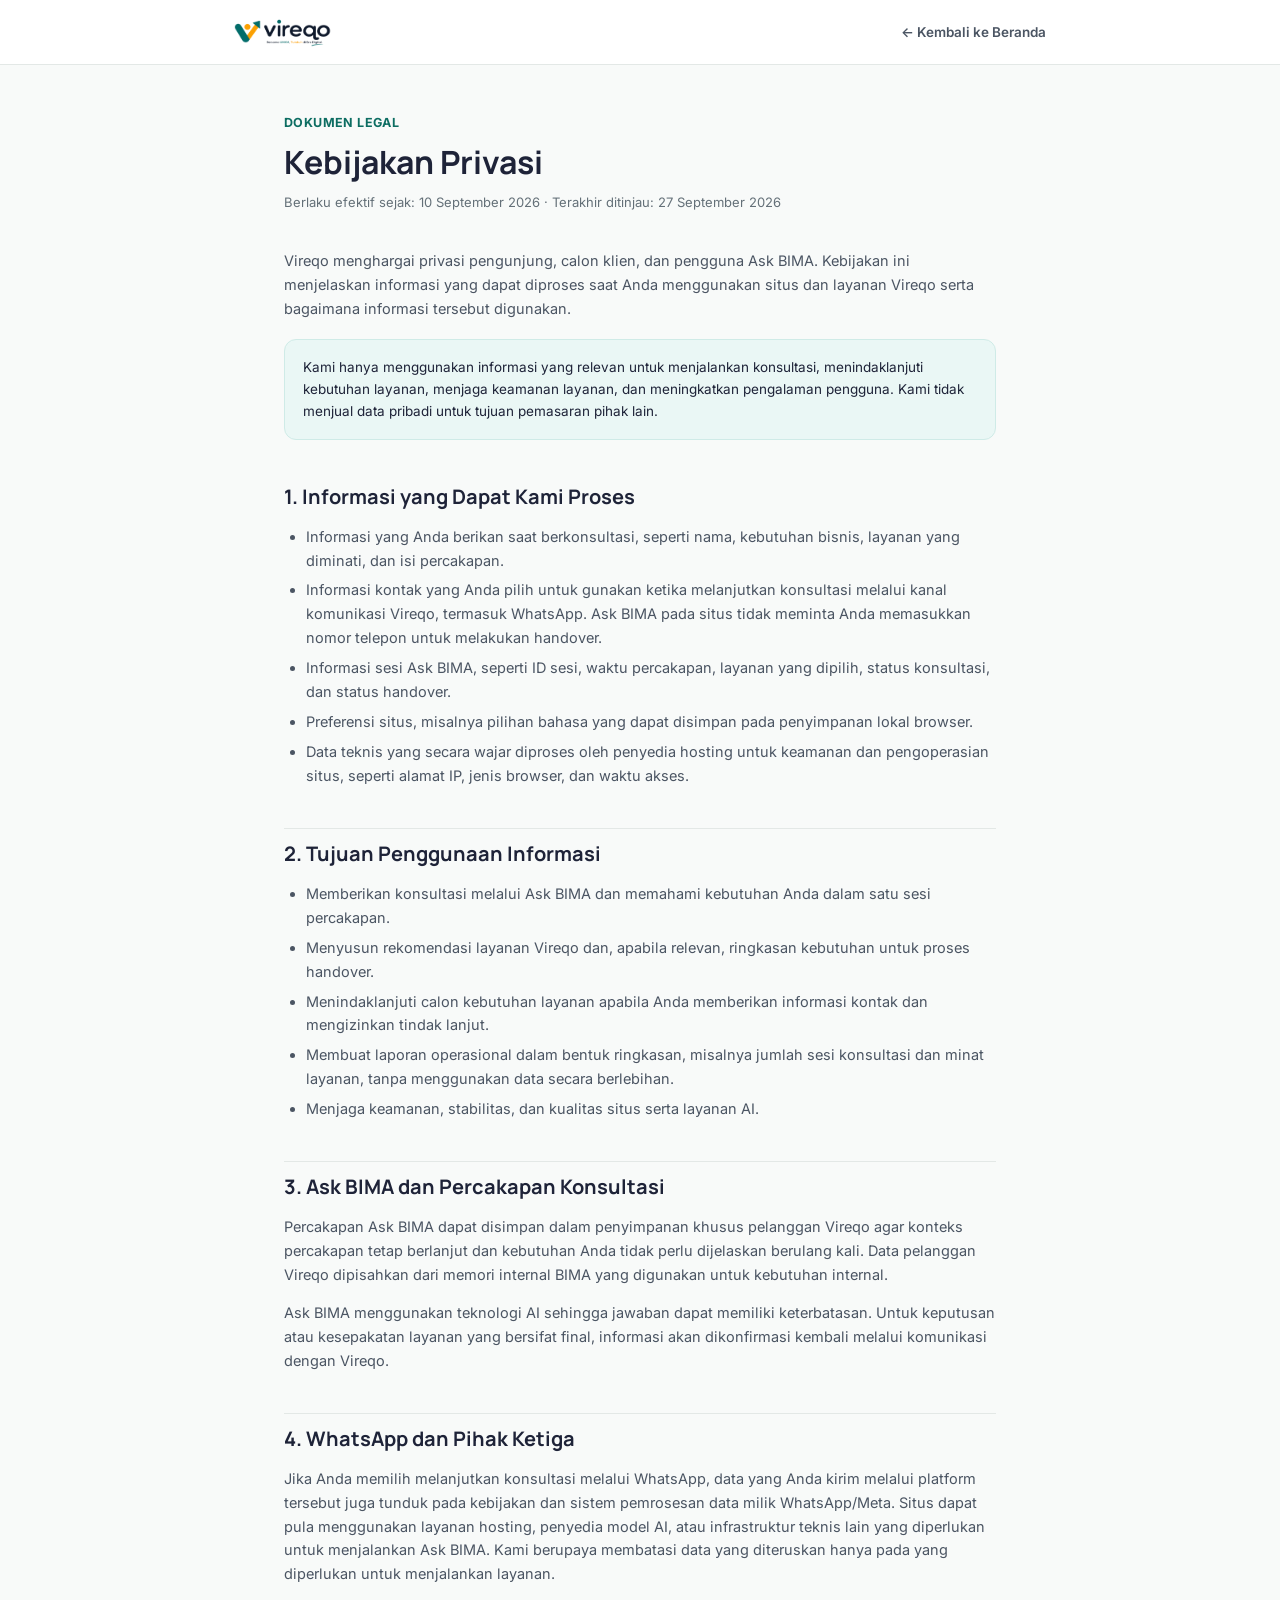
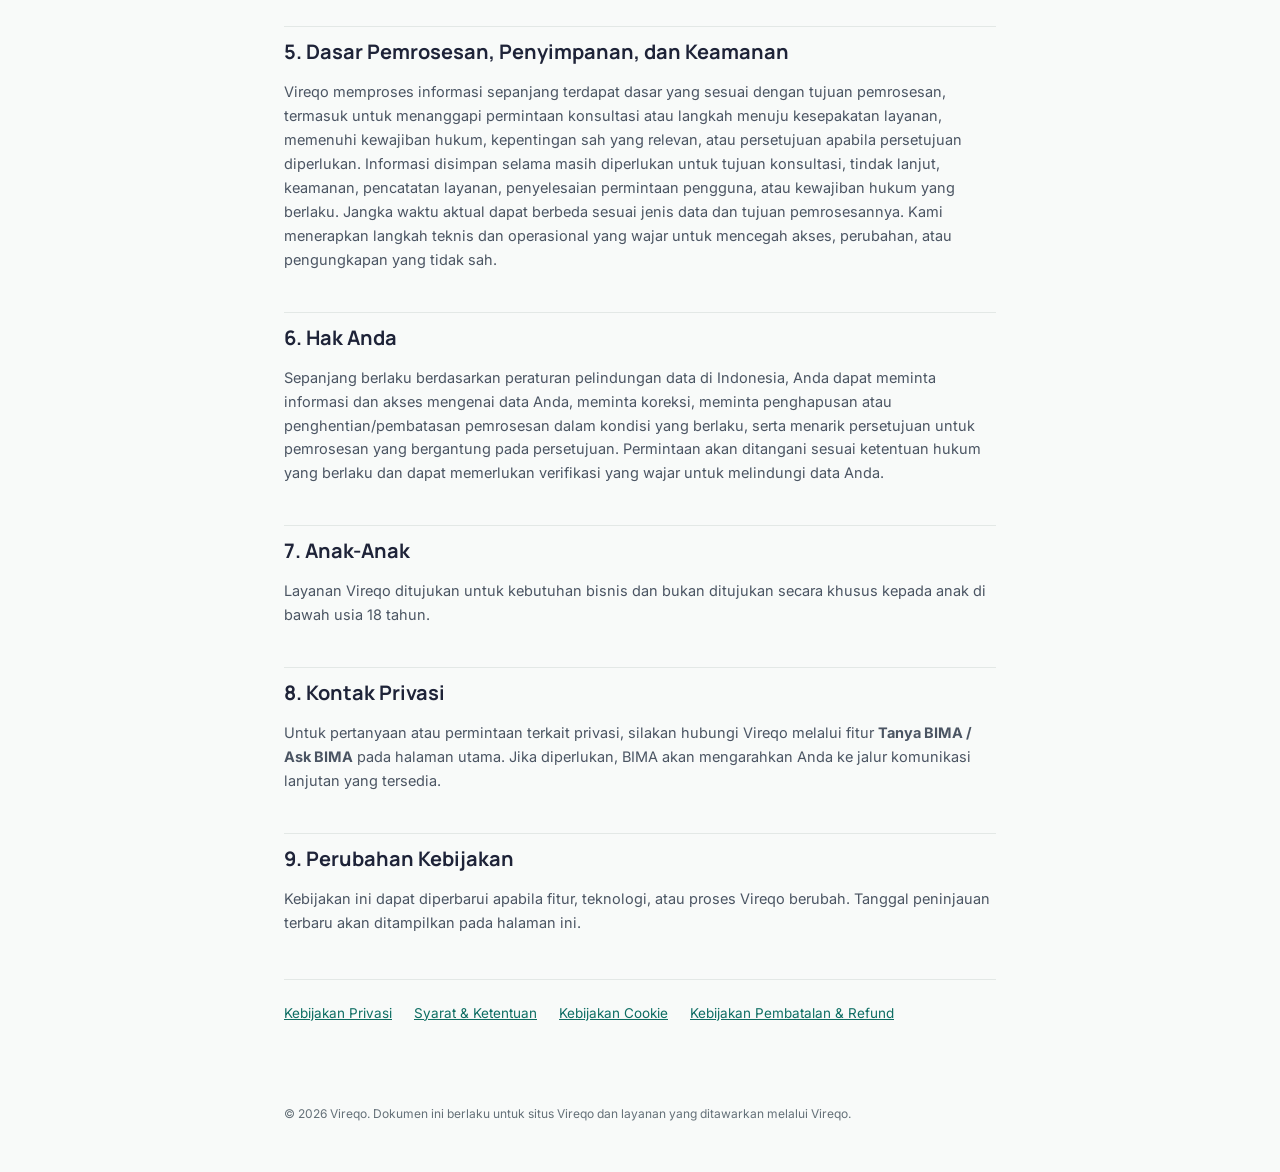
<file: privacy-policy.html>
<!DOCTYPE html>
<html lang="id">
<head>
<meta charset="UTF-8"/>
<meta content="width=device-width, initial-scale=1" name="viewport"/>
<title>Kebijakan Privasi | Vireqo</title>
<meta name="description" content="Kebijakan privasi Vireqo untuk situs, Ask BIMA, konsultasi, dan data pengguna."/>
<meta name="robots" content="index, follow"/>
<link href="https://fonts.googleapis.com" rel="preconnect"/>
<link crossorigin="" href="https://fonts.gstatic.com" rel="preconnect"/>
<link href="https://fonts.googleapis.com/css2?family=Inter:wght@400;500;600;700;800&family=Manrope:wght@700;800&display=swap" rel="stylesheet"/>
<style>
:root{--teal:#128C7E;--teal-l:#EAF7F5;--teal-dark:#0D6D62;--bg:#F8FAF9;--white:#FFFFFF;--bg2:#F1F5F4;--border:#E3E8E6;--t1:#1E2338;--t2:#4B5563;--t3:#647078}
*{box-sizing:border-box}body{margin:0;font-family:'Inter',sans-serif;background:var(--bg);color:var(--t2);line-height:1.65;-webkit-font-smoothing:antialiased}h1,h2,h3,.brand{font-family:'Manrope','Inter',sans-serif;color:var(--t1)}a{color:var(--teal-dark)}a:focus-visible{outline:2.5px solid var(--teal-dark);outline-offset:2px;border-radius:4px}header{background:var(--white);border-bottom:1px solid var(--border);position:sticky;top:0;z-index:10}.nav{max-width:860px;margin:0 auto;padding:16px 24px;display:flex;align-items:center;justify-content:space-between}.brand{display:flex;align-items:center;text-decoration:none}.brand img{height:32px;width:auto;display:block}.back-link{font-size:13.5px;font-weight:600;text-decoration:none;color:var(--t2)}.back-link:hover{color:var(--teal-dark)}main{max-width:760px;margin:0 auto;padding:48px 24px 80px}.doc-header{margin-bottom:36px}.doc-header .kicker{color:var(--teal-dark);font-weight:700;font-size:12.5px;letter-spacing:.4px;text-transform:uppercase}h1{font-size:32px;margin:8px 0 10px;line-height:1.25}.updated{font-size:13px;color:var(--t3)}h2{font-size:20px;margin-top:40px;margin-bottom:12px;padding-top:8px;border-top:1px solid var(--border)}h2:first-of-type{border-top:none;padding-top:0}h3{font-size:15.5px;margin-top:22px;margin-bottom:8px}p{margin:0 0 14px;font-size:14.5px}ul,ol{margin:0 0 14px;padding-left:22px;font-size:14.5px}li{margin-bottom:6px}.callout{background:var(--teal-l);border:1px solid #CFEBE7;border-radius:12px;padding:16px 18px;font-size:13.5px;color:var(--t1);margin:18px 0}.crosslinks{margin-top:44px;padding-top:22px;border-top:1px solid var(--border);display:flex;flex-wrap:wrap;gap:10px 22px;font-size:13.5px}footer{max-width:760px;margin:0 auto;padding:0 24px 48px;font-size:12px;color:var(--t3)}
</style>
</head>
<body>
<header><div class="nav"><a class="brand" href="index.html"><img alt="Logo Vireqo - Andalan Digital UMKM Indonesia" src="logo.png"/></a><a class="back-link" href="index.html">&larr; Kembali ke Beranda</a></div></header>
<main><div class="doc-header"><div class="kicker">Dokumen Legal</div><h1>Kebijakan Privasi</h1><div class="updated">Berlaku efektif sejak: 10 September 2026 &middot; Terakhir ditinjau: 27 September 2026</div></div>
<p>Vireqo menghargai privasi pengunjung, calon klien, dan pengguna Ask BIMA. Kebijakan ini menjelaskan informasi yang dapat diproses saat Anda menggunakan situs dan layanan Vireqo serta bagaimana informasi tersebut digunakan.</p>
<div class="callout">Kami hanya menggunakan informasi yang relevan untuk menjalankan konsultasi, menindaklanjuti kebutuhan layanan, menjaga keamanan layanan, dan meningkatkan pengalaman pengguna. Kami tidak menjual data pribadi untuk tujuan pemasaran pihak lain.</div>
<h2>1. Informasi yang Dapat Kami Proses</h2><ul><li>Informasi yang Anda berikan saat berkonsultasi, seperti nama, kebutuhan bisnis, layanan yang diminati, dan isi percakapan.</li><li>Informasi kontak yang Anda pilih untuk gunakan ketika melanjutkan konsultasi melalui kanal komunikasi Vireqo, termasuk WhatsApp. Ask BIMA pada situs tidak meminta Anda memasukkan nomor telepon untuk melakukan handover.</li><li>Informasi sesi Ask BIMA, seperti ID sesi, waktu percakapan, layanan yang dipilih, status konsultasi, dan status handover.</li><li>Preferensi situs, misalnya pilihan bahasa yang dapat disimpan pada penyimpanan lokal browser.</li><li>Data teknis yang secara wajar diproses oleh penyedia hosting untuk keamanan dan pengoperasian situs, seperti alamat IP, jenis browser, dan waktu akses.</li></ul>
<h2>2. Tujuan Penggunaan Informasi</h2><ul><li>Memberikan konsultasi melalui Ask BIMA dan memahami kebutuhan Anda dalam satu sesi percakapan.</li><li>Menyusun rekomendasi layanan Vireqo dan, apabila relevan, ringkasan kebutuhan untuk proses handover.</li><li>Menindaklanjuti calon kebutuhan layanan apabila Anda memberikan informasi kontak dan mengizinkan tindak lanjut.</li><li>Membuat laporan operasional dalam bentuk ringkasan, misalnya jumlah sesi konsultasi dan minat layanan, tanpa menggunakan data secara berlebihan.</li><li>Menjaga keamanan, stabilitas, dan kualitas situs serta layanan AI.</li></ul>
<h2>3. Ask BIMA dan Percakapan Konsultasi</h2><p>Percakapan Ask BIMA dapat disimpan dalam penyimpanan khusus pelanggan Vireqo agar konteks percakapan tetap berlanjut dan kebutuhan Anda tidak perlu dijelaskan berulang kali. Data pelanggan Vireqo dipisahkan dari memori internal BIMA yang digunakan untuk kebutuhan internal.</p><p>Ask BIMA menggunakan teknologi AI sehingga jawaban dapat memiliki keterbatasan. Untuk keputusan atau kesepakatan layanan yang bersifat final, informasi akan dikonfirmasi kembali melalui komunikasi dengan Vireqo.</p>
<h2>4. WhatsApp dan Pihak Ketiga</h2><p>Jika Anda memilih melanjutkan konsultasi melalui WhatsApp, data yang Anda kirim melalui platform tersebut juga tunduk pada kebijakan dan sistem pemrosesan data milik WhatsApp/Meta. Situs dapat pula menggunakan layanan hosting, penyedia model AI, atau infrastruktur teknis lain yang diperlukan untuk menjalankan Ask BIMA. Kami berupaya membatasi data yang diteruskan hanya pada yang diperlukan untuk menjalankan layanan.</p>
<h2>5. Dasar Pemrosesan, Penyimpanan, dan Keamanan</h2><p>Vireqo memproses informasi sepanjang terdapat dasar yang sesuai dengan tujuan pemrosesan, termasuk untuk menanggapi permintaan konsultasi atau langkah menuju kesepakatan layanan, memenuhi kewajiban hukum, kepentingan sah yang relevan, atau persetujuan apabila persetujuan diperlukan. Informasi disimpan selama masih diperlukan untuk tujuan konsultasi, tindak lanjut, keamanan, pencatatan layanan, penyelesaian permintaan pengguna, atau kewajiban hukum yang berlaku. Jangka waktu aktual dapat berbeda sesuai jenis data dan tujuan pemrosesannya. Kami menerapkan langkah teknis dan operasional yang wajar untuk mencegah akses, perubahan, atau pengungkapan yang tidak sah.</p>
<h2>6. Hak Anda</h2><p>Sepanjang berlaku berdasarkan peraturan pelindungan data di Indonesia, Anda dapat meminta informasi dan akses mengenai data Anda, meminta koreksi, meminta penghapusan atau penghentian/pembatasan pemrosesan dalam kondisi yang berlaku, serta menarik persetujuan untuk pemrosesan yang bergantung pada persetujuan. Permintaan akan ditangani sesuai ketentuan hukum yang berlaku dan dapat memerlukan verifikasi yang wajar untuk melindungi data Anda.</p>
<h2>7. Anak-Anak</h2><p>Layanan Vireqo ditujukan untuk kebutuhan bisnis dan bukan ditujukan secara khusus kepada anak di bawah usia 18 tahun.</p>
<h2>8. Kontak Privasi</h2><p>Untuk pertanyaan atau permintaan terkait privasi, silakan hubungi Vireqo melalui fitur <strong>Tanya BIMA / Ask BIMA</strong> pada halaman utama. Jika diperlukan, BIMA akan mengarahkan Anda ke jalur komunikasi lanjutan yang tersedia.</p>
<h2>9. Perubahan Kebijakan</h2><p>Kebijakan ini dapat diperbarui apabila fitur, teknologi, atau proses Vireqo berubah. Tanggal peninjauan terbaru akan ditampilkan pada halaman ini.</p>
<div class="crosslinks"><a href="privacy-policy.html">Kebijakan Privasi</a><a href="terms.html">Syarat &amp; Ketentuan</a><a href="cookie-policy.html">Kebijakan Cookie</a><a href="refund-policy.html">Kebijakan Pembatalan &amp; Refund</a></div>
</main><footer>&copy; 2026 Vireqo. Dokumen ini berlaku untuk situs Vireqo dan layanan yang ditawarkan melalui Vireqo.</footer>
<script src="legal-i18n.js"></script>
</body></html>
</file>
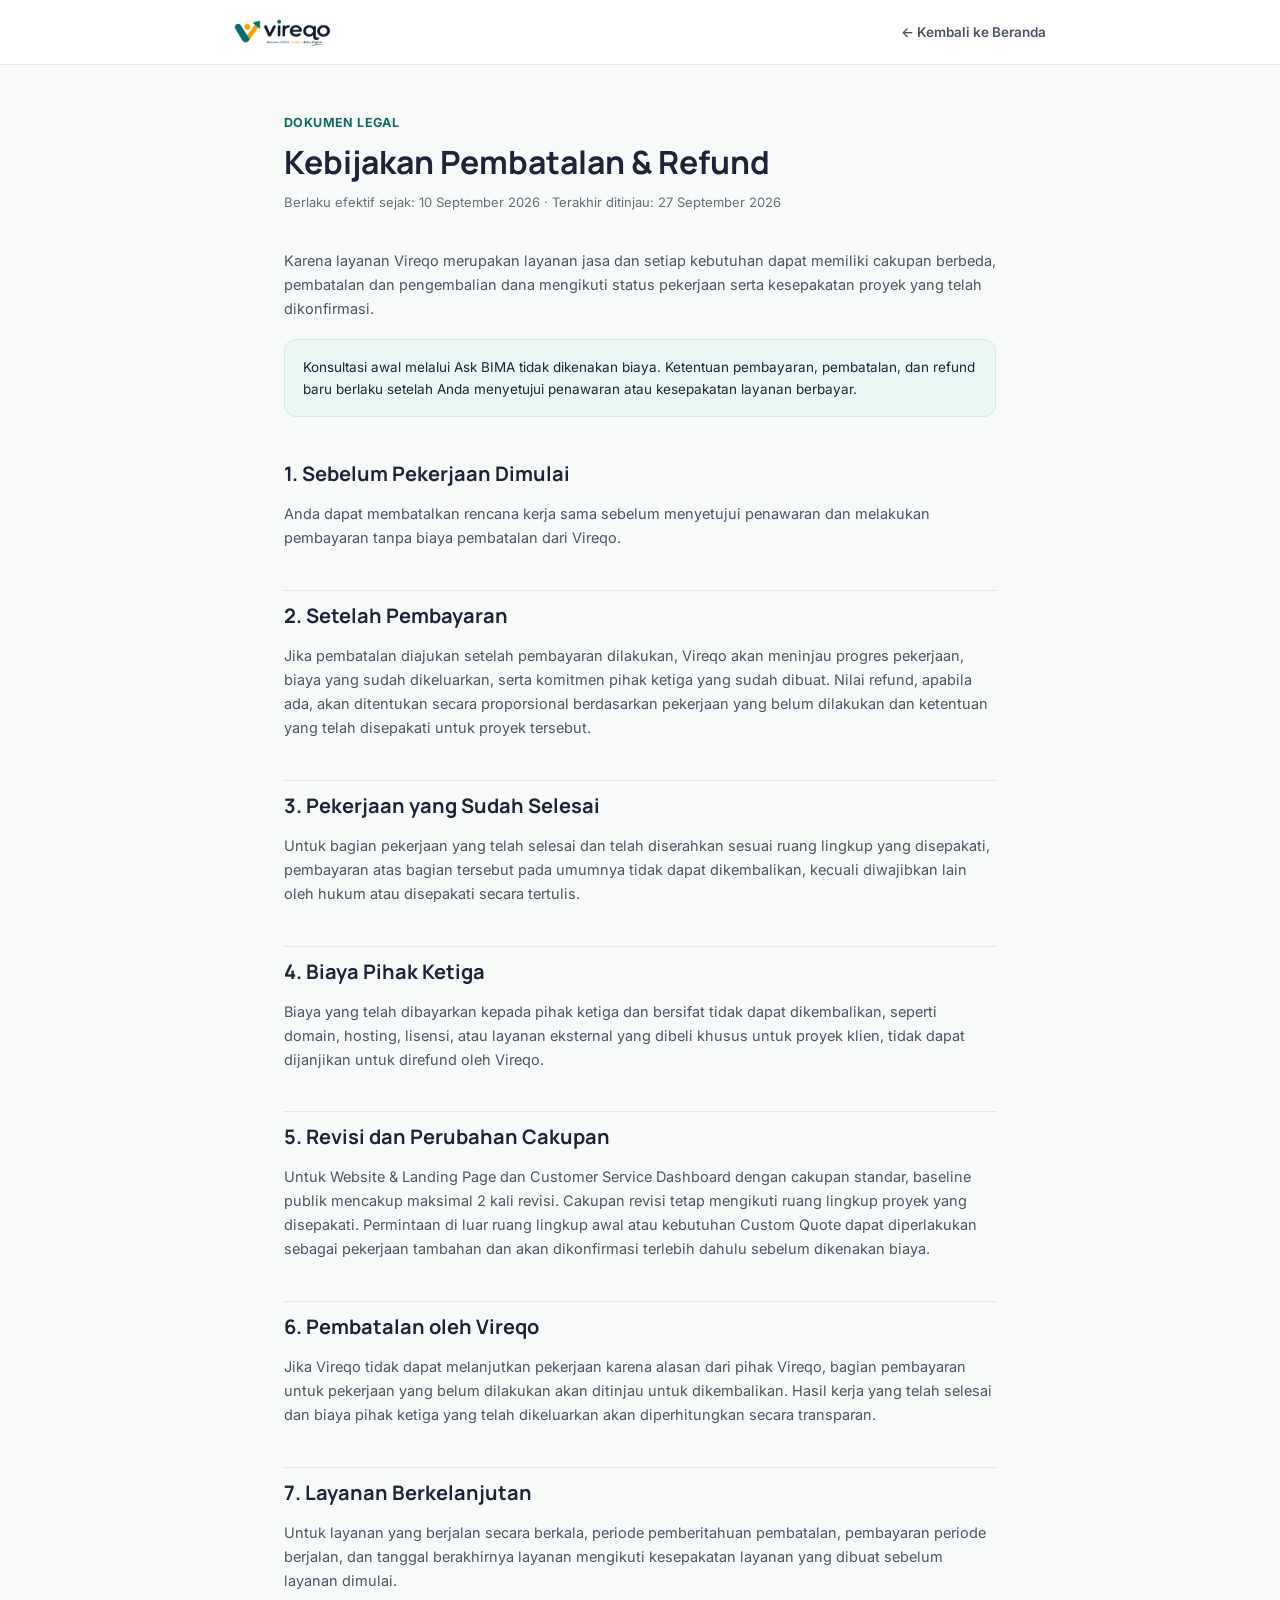
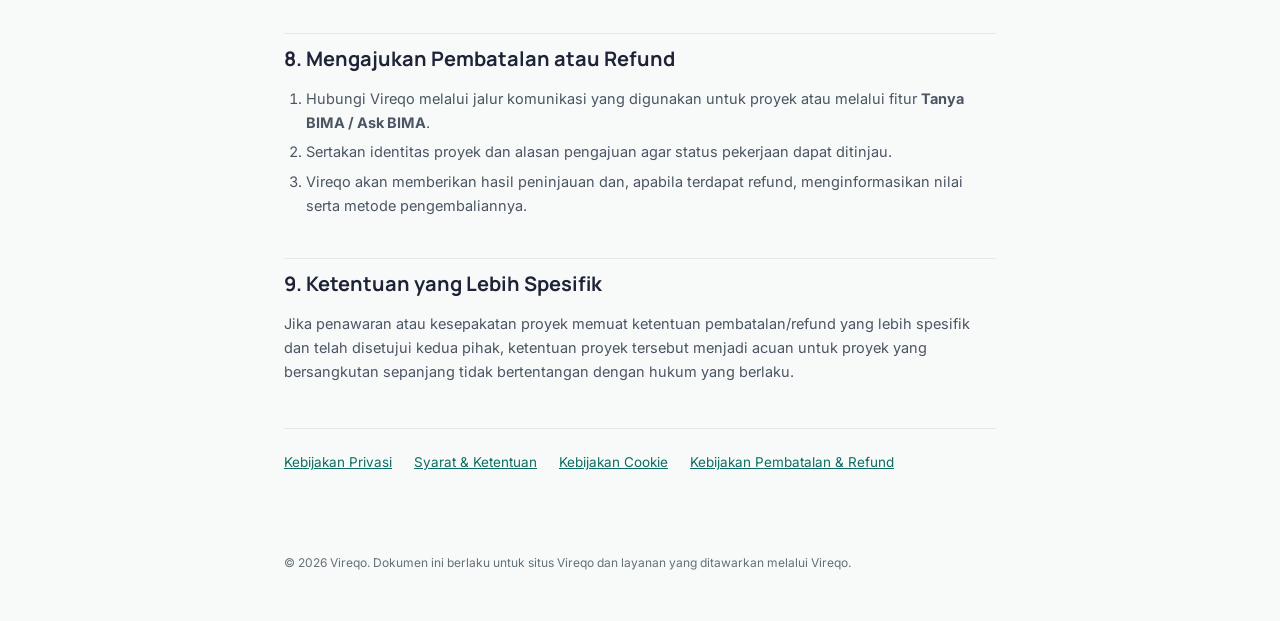
<file: refund-policy.html>
<!DOCTYPE html>
<html lang="id">
<head>
<meta charset="UTF-8"/>
<meta content="width=device-width, initial-scale=1" name="viewport"/>
<title>Kebijakan Pembatalan & Refund | Vireqo</title>
<meta name="description" content="Kebijakan pembatalan dan pengembalian dana layanan Vireqo."/>
<meta name="robots" content="index, follow"/>
<link href="https://fonts.googleapis.com" rel="preconnect"/>
<link crossorigin="" href="https://fonts.gstatic.com" rel="preconnect"/>
<link href="https://fonts.googleapis.com/css2?family=Inter:wght@400;500;600;700;800&family=Manrope:wght@700;800&display=swap" rel="stylesheet"/>
<style>
:root{--teal:#128C7E;--teal-l:#EAF7F5;--teal-dark:#0D6D62;--bg:#F8FAF9;--white:#FFFFFF;--bg2:#F1F5F4;--border:#E3E8E6;--t1:#1E2338;--t2:#4B5563;--t3:#647078}
*{box-sizing:border-box}body{margin:0;font-family:'Inter',sans-serif;background:var(--bg);color:var(--t2);line-height:1.65;-webkit-font-smoothing:antialiased}h1,h2,h3,.brand{font-family:'Manrope','Inter',sans-serif;color:var(--t1)}a{color:var(--teal-dark)}a:focus-visible{outline:2.5px solid var(--teal-dark);outline-offset:2px;border-radius:4px}header{background:var(--white);border-bottom:1px solid var(--border);position:sticky;top:0;z-index:10}.nav{max-width:860px;margin:0 auto;padding:16px 24px;display:flex;align-items:center;justify-content:space-between}.brand{display:flex;align-items:center;text-decoration:none}.brand img{height:32px;width:auto;display:block}.back-link{font-size:13.5px;font-weight:600;text-decoration:none;color:var(--t2)}.back-link:hover{color:var(--teal-dark)}main{max-width:760px;margin:0 auto;padding:48px 24px 80px}.doc-header{margin-bottom:36px}.doc-header .kicker{color:var(--teal-dark);font-weight:700;font-size:12.5px;letter-spacing:.4px;text-transform:uppercase}h1{font-size:32px;margin:8px 0 10px;line-height:1.25}.updated{font-size:13px;color:var(--t3)}h2{font-size:20px;margin-top:40px;margin-bottom:12px;padding-top:8px;border-top:1px solid var(--border)}h2:first-of-type{border-top:none;padding-top:0}h3{font-size:15.5px;margin-top:22px;margin-bottom:8px}p{margin:0 0 14px;font-size:14.5px}ul,ol{margin:0 0 14px;padding-left:22px;font-size:14.5px}li{margin-bottom:6px}.callout{background:var(--teal-l);border:1px solid #CFEBE7;border-radius:12px;padding:16px 18px;font-size:13.5px;color:var(--t1);margin:18px 0}.crosslinks{margin-top:44px;padding-top:22px;border-top:1px solid var(--border);display:flex;flex-wrap:wrap;gap:10px 22px;font-size:13.5px}footer{max-width:760px;margin:0 auto;padding:0 24px 48px;font-size:12px;color:var(--t3)}
</style>
</head>
<body>
<header><div class="nav"><a class="brand" href="index.html"><img alt="Logo Vireqo - Andalan Digital UMKM Indonesia" src="logo.png"/></a><a class="back-link" href="index.html">&larr; Kembali ke Beranda</a></div></header>
<main><div class="doc-header"><div class="kicker">Dokumen Legal</div><h1>Kebijakan Pembatalan & Refund</h1><div class="updated">Berlaku efektif sejak: 10 September 2026 &middot; Terakhir ditinjau: 27 September 2026</div></div>
<p>Karena layanan Vireqo merupakan layanan jasa dan setiap kebutuhan dapat memiliki cakupan berbeda, pembatalan dan pengembalian dana mengikuti status pekerjaan serta kesepakatan proyek yang telah dikonfirmasi.</p>
<div class="callout">Konsultasi awal melalui Ask BIMA tidak dikenakan biaya. Ketentuan pembayaran, pembatalan, dan refund baru berlaku setelah Anda menyetujui penawaran atau kesepakatan layanan berbayar.</div>
<h2>1. Sebelum Pekerjaan Dimulai</h2><p>Anda dapat membatalkan rencana kerja sama sebelum menyetujui penawaran dan melakukan pembayaran tanpa biaya pembatalan dari Vireqo.</p>
<h2>2. Setelah Pembayaran</h2><p>Jika pembatalan diajukan setelah pembayaran dilakukan, Vireqo akan meninjau progres pekerjaan, biaya yang sudah dikeluarkan, serta komitmen pihak ketiga yang sudah dibuat. Nilai refund, apabila ada, akan ditentukan secara proporsional berdasarkan pekerjaan yang belum dilakukan dan ketentuan yang telah disepakati untuk proyek tersebut.</p>
<h2>3. Pekerjaan yang Sudah Selesai</h2><p>Untuk bagian pekerjaan yang telah selesai dan telah diserahkan sesuai ruang lingkup yang disepakati, pembayaran atas bagian tersebut pada umumnya tidak dapat dikembalikan, kecuali diwajibkan lain oleh hukum atau disepakati secara tertulis.</p>
<h2>4. Biaya Pihak Ketiga</h2><p>Biaya yang telah dibayarkan kepada pihak ketiga dan bersifat tidak dapat dikembalikan, seperti domain, hosting, lisensi, atau layanan eksternal yang dibeli khusus untuk proyek klien, tidak dapat dijanjikan untuk direfund oleh Vireqo.</p>
<h2>5. Revisi dan Perubahan Cakupan</h2><p>Untuk Website &amp; Landing Page dan Customer Service Dashboard dengan cakupan standar, baseline publik mencakup maksimal 2 kali revisi. Cakupan revisi tetap mengikuti ruang lingkup proyek yang disepakati. Permintaan di luar ruang lingkup awal atau kebutuhan Custom Quote dapat diperlakukan sebagai pekerjaan tambahan dan akan dikonfirmasi terlebih dahulu sebelum dikenakan biaya.</p>
<h2>6. Pembatalan oleh Vireqo</h2><p>Jika Vireqo tidak dapat melanjutkan pekerjaan karena alasan dari pihak Vireqo, bagian pembayaran untuk pekerjaan yang belum dilakukan akan ditinjau untuk dikembalikan. Hasil kerja yang telah selesai dan biaya pihak ketiga yang telah dikeluarkan akan diperhitungkan secara transparan.</p>
<h2>7. Layanan Berkelanjutan</h2><p>Untuk layanan yang berjalan secara berkala, periode pemberitahuan pembatalan, pembayaran periode berjalan, dan tanggal berakhirnya layanan mengikuti kesepakatan layanan yang dibuat sebelum layanan dimulai.</p>
<h2>8. Mengajukan Pembatalan atau Refund</h2><ol><li>Hubungi Vireqo melalui jalur komunikasi yang digunakan untuk proyek atau melalui fitur <strong>Tanya BIMA / Ask BIMA</strong>.</li><li>Sertakan identitas proyek dan alasan pengajuan agar status pekerjaan dapat ditinjau.</li><li>Vireqo akan memberikan hasil peninjauan dan, apabila terdapat refund, menginformasikan nilai serta metode pengembaliannya.</li></ol>
<h2>9. Ketentuan yang Lebih Spesifik</h2><p>Jika penawaran atau kesepakatan proyek memuat ketentuan pembatalan/refund yang lebih spesifik dan telah disetujui kedua pihak, ketentuan proyek tersebut menjadi acuan untuk proyek yang bersangkutan sepanjang tidak bertentangan dengan hukum yang berlaku.</p>
<div class="crosslinks"><a href="privacy-policy.html">Kebijakan Privasi</a><a href="terms.html">Syarat &amp; Ketentuan</a><a href="cookie-policy.html">Kebijakan Cookie</a><a href="refund-policy.html">Kebijakan Pembatalan &amp; Refund</a></div>
</main><footer>&copy; 2026 Vireqo. Dokumen ini berlaku untuk situs Vireqo dan layanan yang ditawarkan melalui Vireqo.</footer>
<script src="legal-i18n.js"></script>
</body></html>
</file>
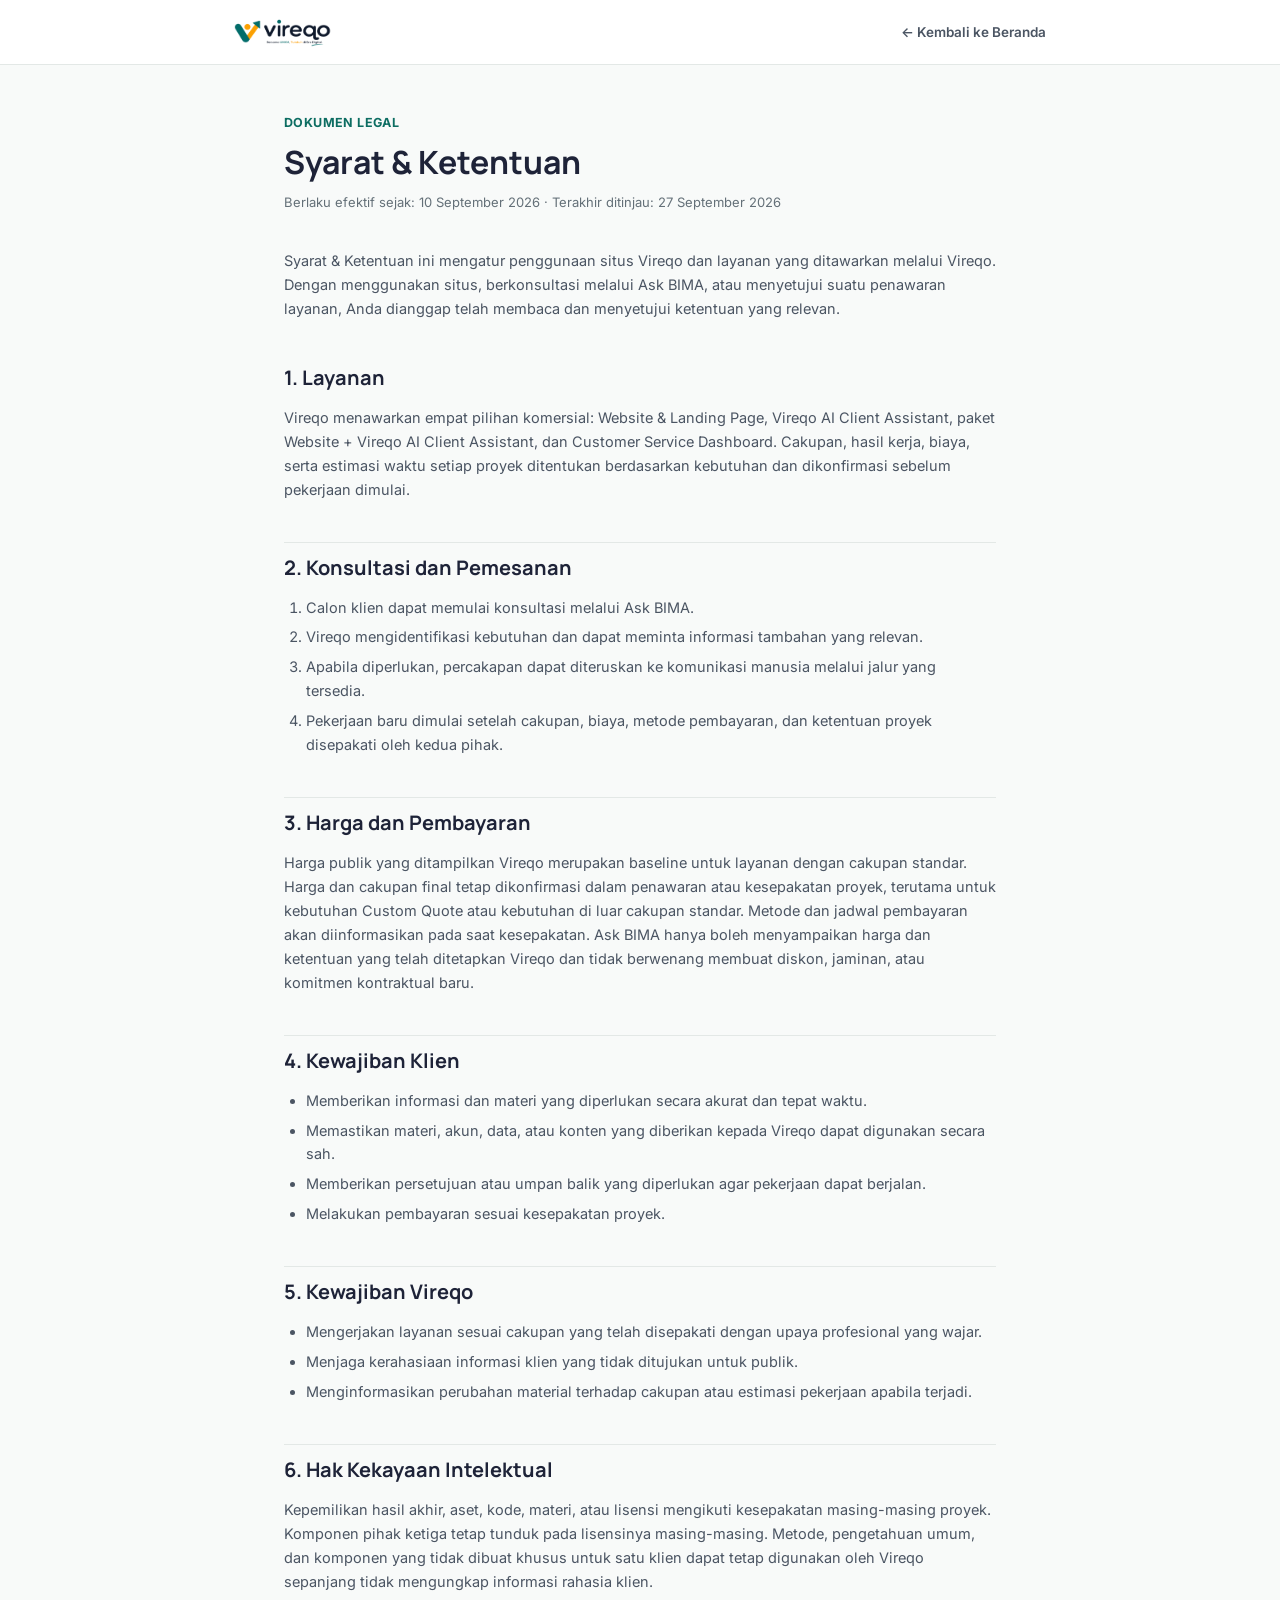
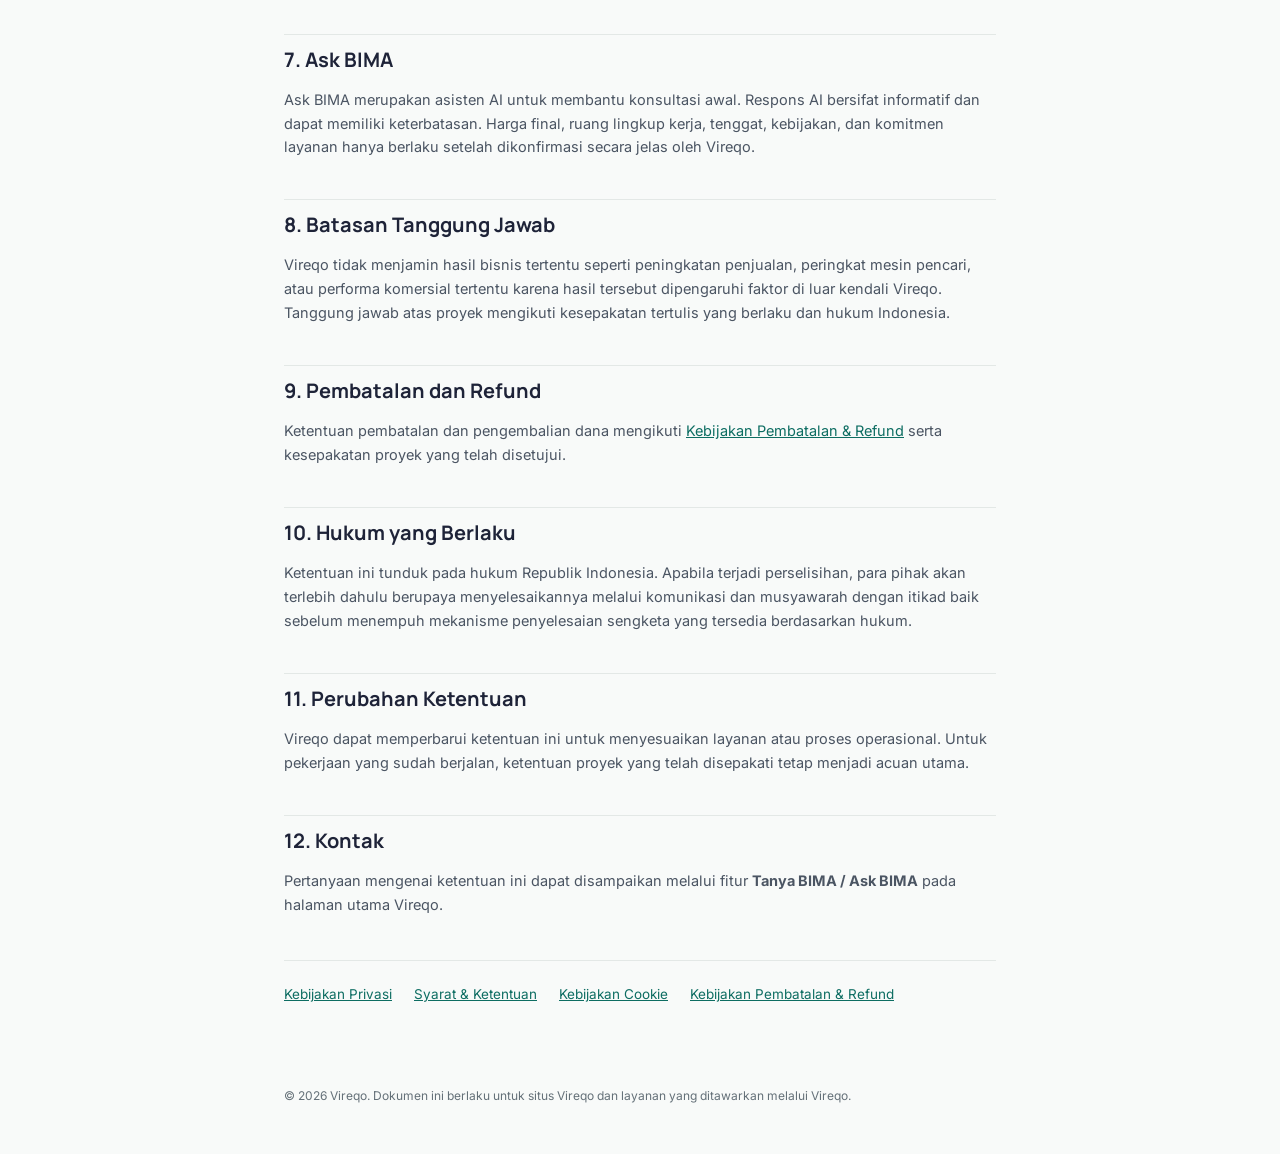
<file: terms.html>
<!DOCTYPE html>
<html lang="id">
<head>
<meta charset="UTF-8"/>
<meta content="width=device-width, initial-scale=1" name="viewport"/>
<title>Syarat & Ketentuan | Vireqo</title>
<meta name="description" content="Syarat dan ketentuan penggunaan situs serta layanan Vireqo."/>
<meta name="robots" content="index, follow"/>
<link href="https://fonts.googleapis.com" rel="preconnect"/>
<link crossorigin="" href="https://fonts.gstatic.com" rel="preconnect"/>
<link href="https://fonts.googleapis.com/css2?family=Inter:wght@400;500;600;700;800&family=Manrope:wght@700;800&display=swap" rel="stylesheet"/>
<style>
:root{--teal:#128C7E;--teal-l:#EAF7F5;--teal-dark:#0D6D62;--bg:#F8FAF9;--white:#FFFFFF;--bg2:#F1F5F4;--border:#E3E8E6;--t1:#1E2338;--t2:#4B5563;--t3:#647078}
*{box-sizing:border-box}body{margin:0;font-family:'Inter',sans-serif;background:var(--bg);color:var(--t2);line-height:1.65;-webkit-font-smoothing:antialiased}h1,h2,h3,.brand{font-family:'Manrope','Inter',sans-serif;color:var(--t1)}a{color:var(--teal-dark)}a:focus-visible{outline:2.5px solid var(--teal-dark);outline-offset:2px;border-radius:4px}header{background:var(--white);border-bottom:1px solid var(--border);position:sticky;top:0;z-index:10}.nav{max-width:860px;margin:0 auto;padding:16px 24px;display:flex;align-items:center;justify-content:space-between}.brand{display:flex;align-items:center;text-decoration:none}.brand img{height:32px;width:auto;display:block}.back-link{font-size:13.5px;font-weight:600;text-decoration:none;color:var(--t2)}.back-link:hover{color:var(--teal-dark)}main{max-width:760px;margin:0 auto;padding:48px 24px 80px}.doc-header{margin-bottom:36px}.doc-header .kicker{color:var(--teal-dark);font-weight:700;font-size:12.5px;letter-spacing:.4px;text-transform:uppercase}h1{font-size:32px;margin:8px 0 10px;line-height:1.25}.updated{font-size:13px;color:var(--t3)}h2{font-size:20px;margin-top:40px;margin-bottom:12px;padding-top:8px;border-top:1px solid var(--border)}h2:first-of-type{border-top:none;padding-top:0}h3{font-size:15.5px;margin-top:22px;margin-bottom:8px}p{margin:0 0 14px;font-size:14.5px}ul,ol{margin:0 0 14px;padding-left:22px;font-size:14.5px}li{margin-bottom:6px}.callout{background:var(--teal-l);border:1px solid #CFEBE7;border-radius:12px;padding:16px 18px;font-size:13.5px;color:var(--t1);margin:18px 0}.crosslinks{margin-top:44px;padding-top:22px;border-top:1px solid var(--border);display:flex;flex-wrap:wrap;gap:10px 22px;font-size:13.5px}footer{max-width:760px;margin:0 auto;padding:0 24px 48px;font-size:12px;color:var(--t3)}
</style>
</head>
<body>
<header><div class="nav"><a class="brand" href="index.html"><img alt="Logo Vireqo - Andalan Digital UMKM Indonesia" src="logo.png"/></a><a class="back-link" href="index.html">&larr; Kembali ke Beranda</a></div></header>
<main><div class="doc-header"><div class="kicker">Dokumen Legal</div><h1>Syarat & Ketentuan</h1><div class="updated">Berlaku efektif sejak: 10 September 2026 &middot; Terakhir ditinjau: 27 September 2026</div></div>
<p>Syarat &amp; Ketentuan ini mengatur penggunaan situs Vireqo dan layanan yang ditawarkan melalui Vireqo. Dengan menggunakan situs, berkonsultasi melalui Ask BIMA, atau menyetujui suatu penawaran layanan, Anda dianggap telah membaca dan menyetujui ketentuan yang relevan.</p>
<h2>1. Layanan</h2><p>Vireqo menawarkan empat pilihan komersial: Website &amp; Landing Page, Vireqo AI Client Assistant, paket Website + Vireqo AI Client Assistant, dan Customer Service Dashboard. Cakupan, hasil kerja, biaya, serta estimasi waktu setiap proyek ditentukan berdasarkan kebutuhan dan dikonfirmasi sebelum pekerjaan dimulai.</p>
<h2>2. Konsultasi dan Pemesanan</h2><ol><li>Calon klien dapat memulai konsultasi melalui Ask BIMA.</li><li>Vireqo mengidentifikasi kebutuhan dan dapat meminta informasi tambahan yang relevan.</li><li>Apabila diperlukan, percakapan dapat diteruskan ke komunikasi manusia melalui jalur yang tersedia.</li><li>Pekerjaan baru dimulai setelah cakupan, biaya, metode pembayaran, dan ketentuan proyek disepakati oleh kedua pihak.</li></ol>
<h2>3. Harga dan Pembayaran</h2><p>Harga publik yang ditampilkan Vireqo merupakan baseline untuk layanan dengan cakupan standar. Harga dan cakupan final tetap dikonfirmasi dalam penawaran atau kesepakatan proyek, terutama untuk kebutuhan Custom Quote atau kebutuhan di luar cakupan standar. Metode dan jadwal pembayaran akan diinformasikan pada saat kesepakatan. Ask BIMA hanya boleh menyampaikan harga dan ketentuan yang telah ditetapkan Vireqo dan tidak berwenang membuat diskon, jaminan, atau komitmen kontraktual baru.</p>
<h2>4. Kewajiban Klien</h2><ul><li>Memberikan informasi dan materi yang diperlukan secara akurat dan tepat waktu.</li><li>Memastikan materi, akun, data, atau konten yang diberikan kepada Vireqo dapat digunakan secara sah.</li><li>Memberikan persetujuan atau umpan balik yang diperlukan agar pekerjaan dapat berjalan.</li><li>Melakukan pembayaran sesuai kesepakatan proyek.</li></ul>
<h2>5. Kewajiban Vireqo</h2><ul><li>Mengerjakan layanan sesuai cakupan yang telah disepakati dengan upaya profesional yang wajar.</li><li>Menjaga kerahasiaan informasi klien yang tidak ditujukan untuk publik.</li><li>Menginformasikan perubahan material terhadap cakupan atau estimasi pekerjaan apabila terjadi.</li></ul>
<h2>6. Hak Kekayaan Intelektual</h2><p>Kepemilikan hasil akhir, aset, kode, materi, atau lisensi mengikuti kesepakatan masing-masing proyek. Komponen pihak ketiga tetap tunduk pada lisensinya masing-masing. Metode, pengetahuan umum, dan komponen yang tidak dibuat khusus untuk satu klien dapat tetap digunakan oleh Vireqo sepanjang tidak mengungkap informasi rahasia klien.</p>
<h2>7. Ask BIMA</h2><p>Ask BIMA merupakan asisten AI untuk membantu konsultasi awal. Respons AI bersifat informatif dan dapat memiliki keterbatasan. Harga final, ruang lingkup kerja, tenggat, kebijakan, dan komitmen layanan hanya berlaku setelah dikonfirmasi secara jelas oleh Vireqo.</p>
<h2>8. Batasan Tanggung Jawab</h2><p>Vireqo tidak menjamin hasil bisnis tertentu seperti peningkatan penjualan, peringkat mesin pencari, atau performa komersial tertentu karena hasil tersebut dipengaruhi faktor di luar kendali Vireqo. Tanggung jawab atas proyek mengikuti kesepakatan tertulis yang berlaku dan hukum Indonesia.</p>
<h2>9. Pembatalan dan Refund</h2><p>Ketentuan pembatalan dan pengembalian dana mengikuti <a href="refund-policy.html">Kebijakan Pembatalan &amp; Refund</a> serta kesepakatan proyek yang telah disetujui.</p>
<h2>10. Hukum yang Berlaku</h2><p>Ketentuan ini tunduk pada hukum Republik Indonesia. Apabila terjadi perselisihan, para pihak akan terlebih dahulu berupaya menyelesaikannya melalui komunikasi dan musyawarah dengan itikad baik sebelum menempuh mekanisme penyelesaian sengketa yang tersedia berdasarkan hukum.</p>
<h2>11. Perubahan Ketentuan</h2><p>Vireqo dapat memperbarui ketentuan ini untuk menyesuaikan layanan atau proses operasional. Untuk pekerjaan yang sudah berjalan, ketentuan proyek yang telah disepakati tetap menjadi acuan utama.</p>
<h2>12. Kontak</h2><p>Pertanyaan mengenai ketentuan ini dapat disampaikan melalui fitur <strong>Tanya BIMA / Ask BIMA</strong> pada halaman utama Vireqo.</p>
<div class="crosslinks"><a href="privacy-policy.html">Kebijakan Privasi</a><a href="terms.html">Syarat &amp; Ketentuan</a><a href="cookie-policy.html">Kebijakan Cookie</a><a href="refund-policy.html">Kebijakan Pembatalan &amp; Refund</a></div>
</main><footer>&copy; 2026 Vireqo. Dokumen ini berlaku untuk situs Vireqo dan layanan yang ditawarkan melalui Vireqo.</footer>
<script src="legal-i18n.js"></script>
</body></html>
</file>
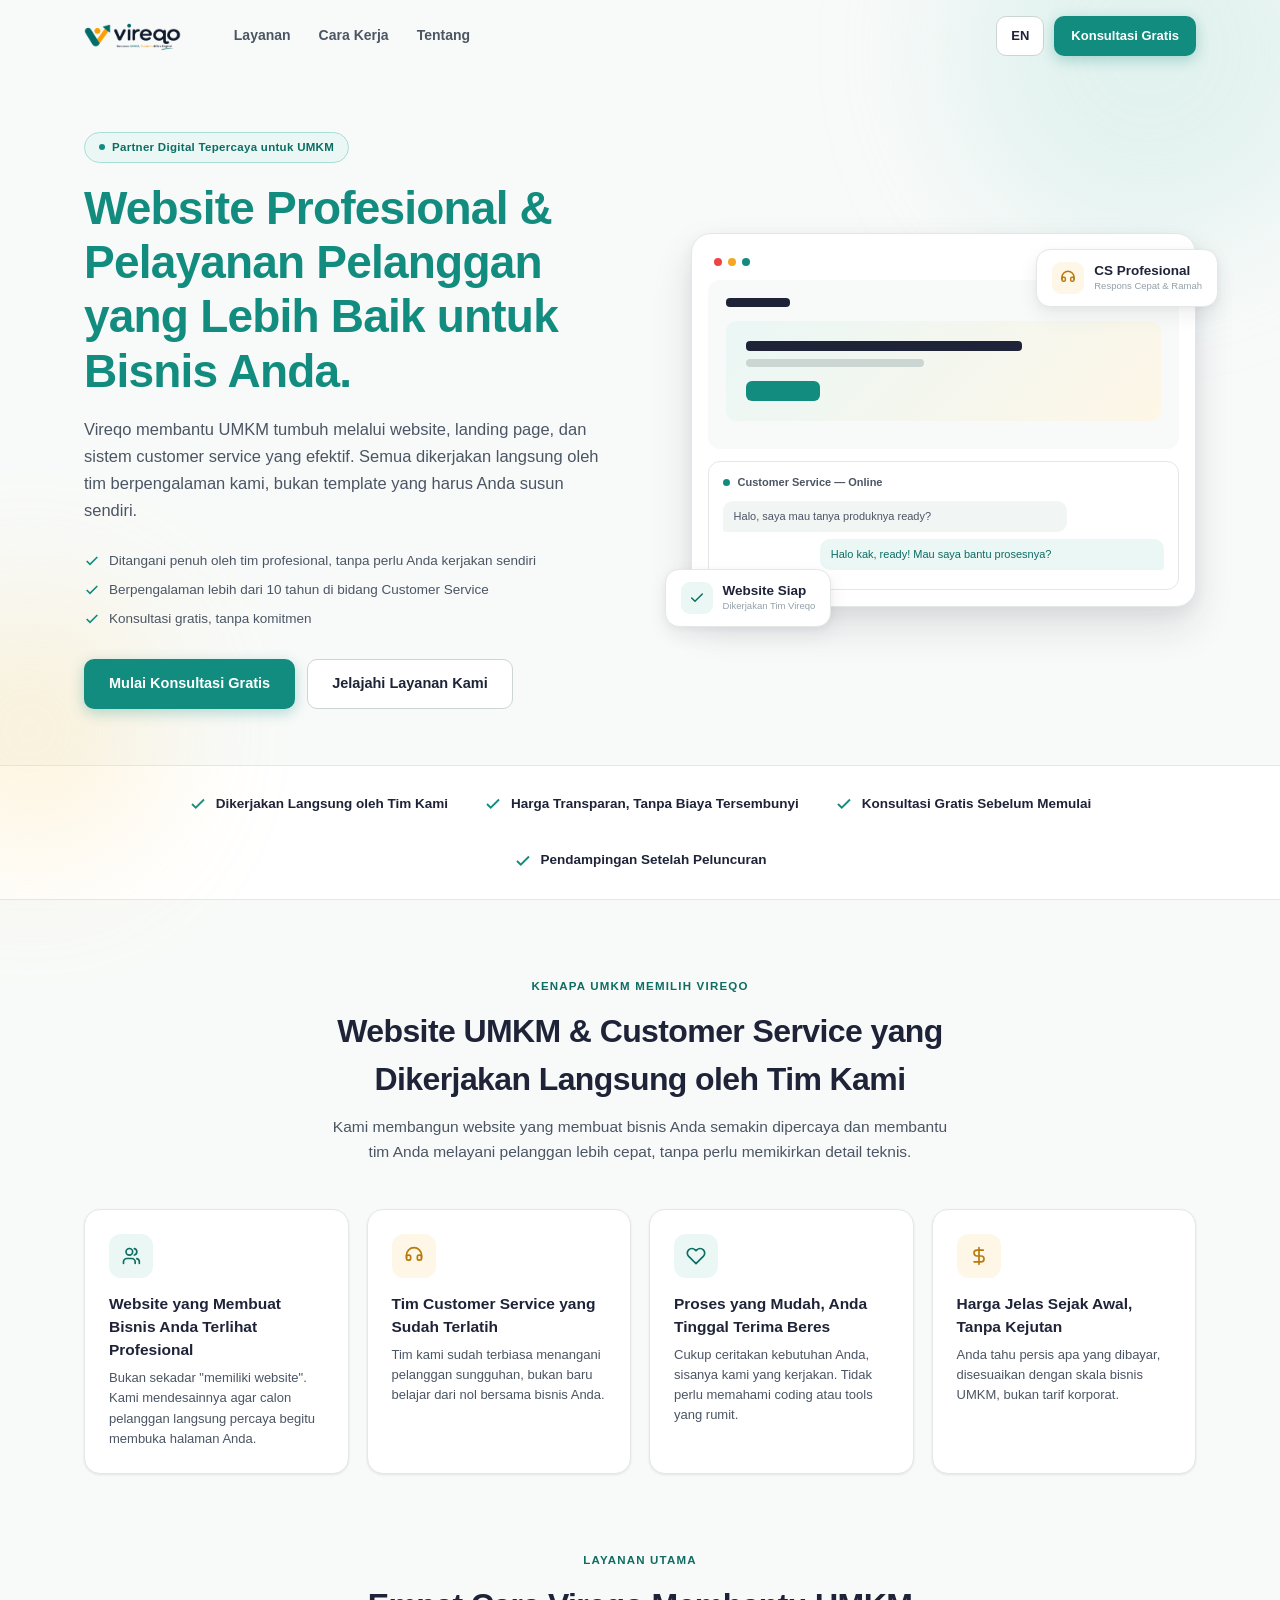
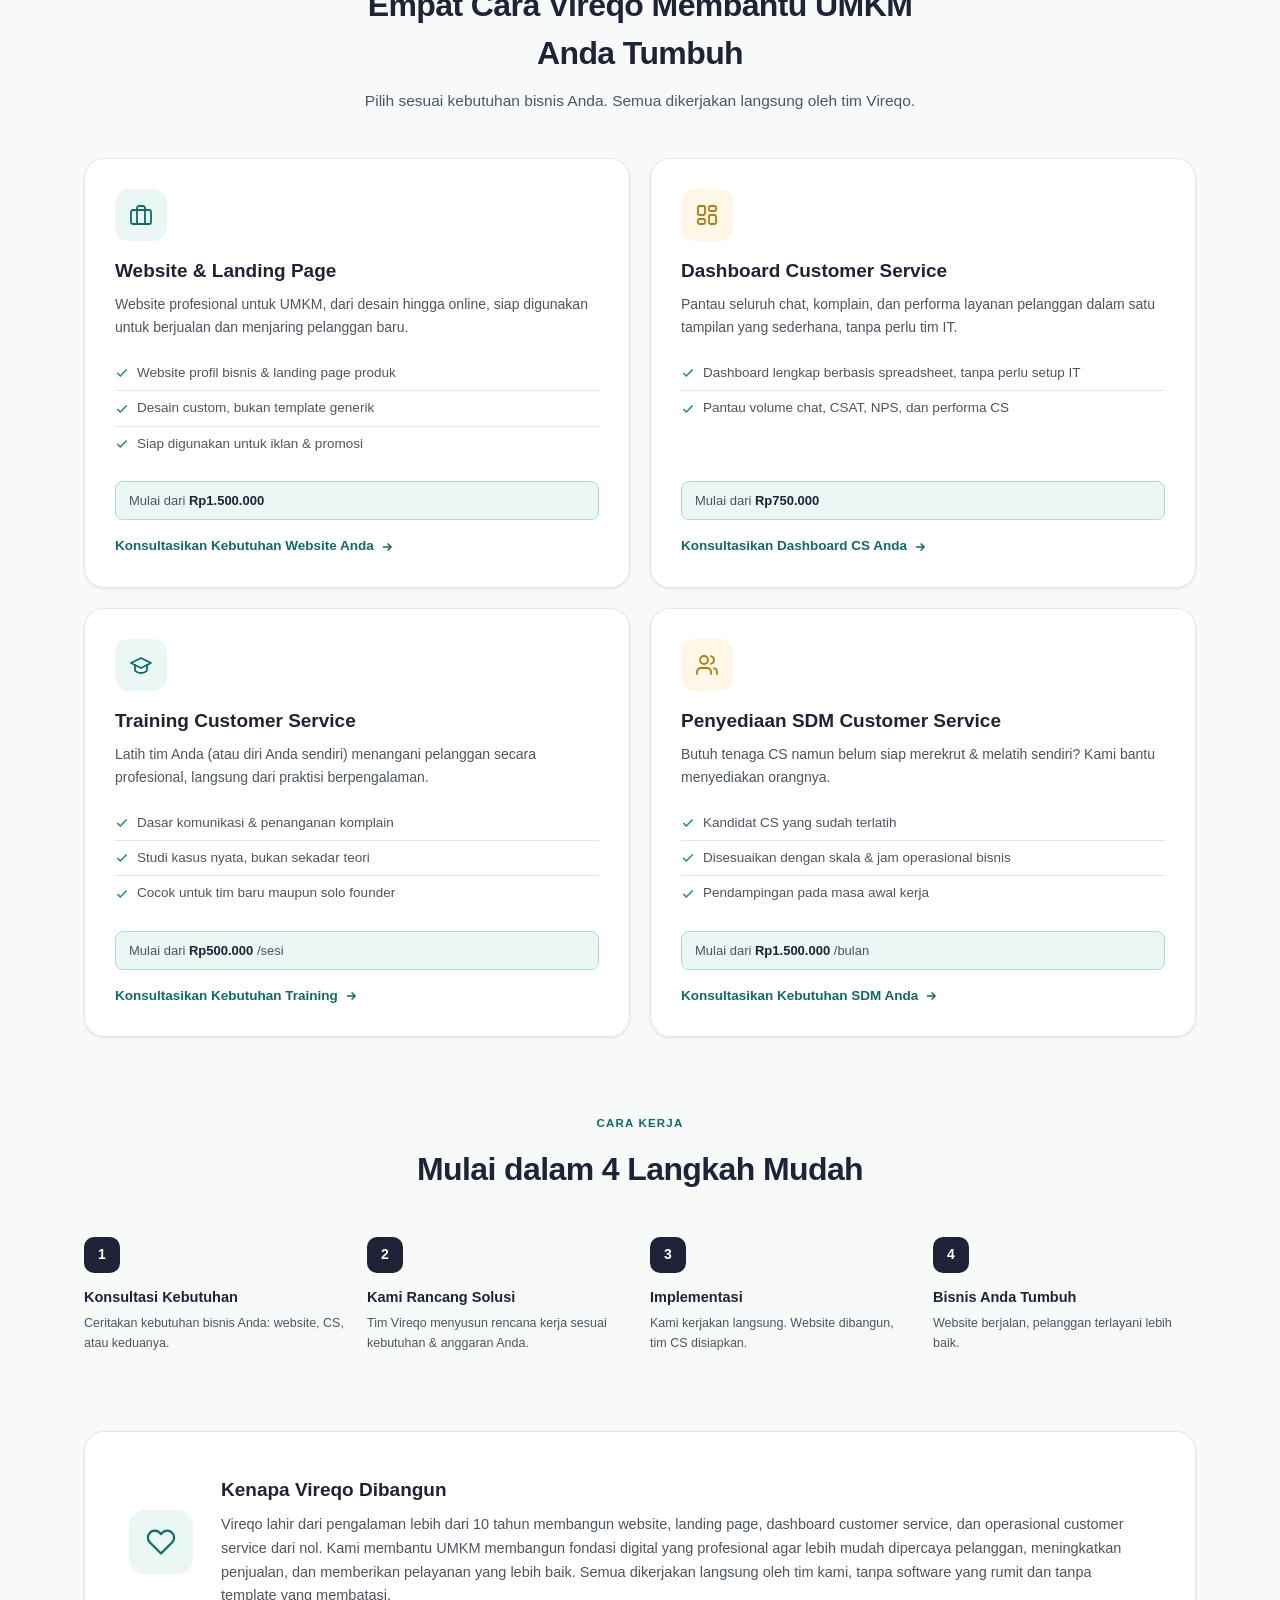
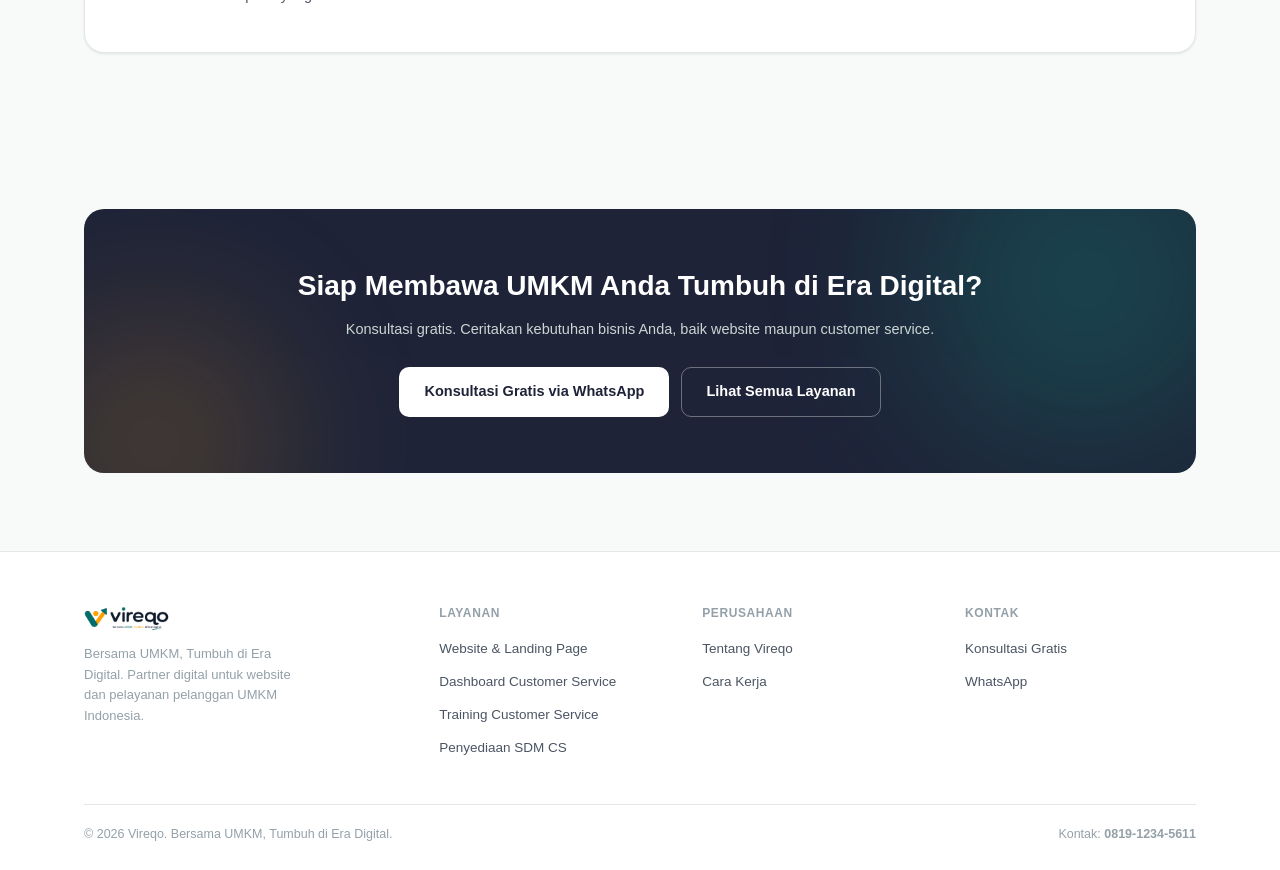
<file: vireqo_index (15).html>
<!DOCTYPE html>
<html lang="id">
<head>
<meta charset="utf-8"/>
<meta content="width=device-width, initial-scale=1.0" name="viewport"/>
<title>Vireqo | Jasa Website &amp; Customer Service UMKM Indonesia</title>
<meta content="Vireqo adalah partner digital UMKM Indonesia: pembuatan website profesional, dashboard &amp; training customer service, hingga penyediaan SDM CS. Konsultasi gratis." name="description"/>
<link href="https://fonts.googleapis.com" rel="preconnect"/>
<link crossorigin="" href="https://fonts.gstatic.com" rel="preconnect"/>
<link href="https://fonts.googleapis.com/css2?family=Inter:wght@400;500;600;700;800;900&amp;display=swap" rel="stylesheet"/>
<style>
:root{
  --teal:#128C7E; --teal-l:#EAF7F5; --teal-m:#A9DED6; --teal-dark:#0D6D62;
  --amber:#F5A623; --amber-l:#FEF6E7; --amber-m:#FBD98A;
  --navy:#1E2338; --navy-2:#2B3150;
  --bg:#F8FAF9; --white:#FFFFFF; --bg2:#F1F5F4;
  --border:#E3E8E6; --border2:#CBD5D2;
  --t1:#1E2338; --t2:#4B5563; --t3:#94A0A8;
  --green:#128C7E;
  --sh-sm:0 1px 3px rgba(30,35,56,.06),0 1px 2px rgba(30,35,56,.04);
  --sh:0 8px 20px rgba(30,35,56,.07),0 2px 6px rgba(30,35,56,.04);
  --sh-lg:0 20px 40px rgba(30,35,56,.12),0 6px 16px rgba(30,35,56,.06);
  --r-lg:20px; --r:16px; --r-sm:10px;
}
*{margin:0;padding:0;box-sizing:border-box}
html{scroll-behavior:smooth}
@media (prefers-reduced-motion: reduce){ html{scroll-behavior:auto} *{animation-duration:.01ms !important;transition-duration:.01ms !important} }
body{font-family:'Inter',sans-serif;background:var(--bg);color:var(--t1);line-height:1.5;-webkit-font-smoothing:antialiased}
a{color:inherit;text-decoration:none}
.wrap{max-width:1160px;margin:0 auto;padding:0 24px}
img{display:block;max-width:100%}

.reveal{opacity:0;transform:translateY(18px);transition:opacity .6s ease,transform .6s ease}
.reveal.in{opacity:1;transform:translateY(0)}

.btn{font-weight:700;font-size:14.5px;padding:13px 24px;border-radius:10px;border:1px solid transparent;cursor:pointer;display:inline-flex;align-items:center;gap:8px;transition:all .18s cubic-bezier(.34,1.56,.64,1)}
.btn:active{transform:scale(.97)}
.btn-primary{background:var(--teal);color:#fff;box-shadow:0 4px 14px rgba(18,140,126,.3)}
.btn-primary:hover{background:var(--teal-dark);transform:translateY(-2px);box-shadow:0 8px 20px rgba(18,140,126,.38)}
.btn-ghost{background:var(--white);border-color:var(--border2);color:var(--t1)}
.btn-ghost:hover{border-color:var(--teal);color:var(--teal);transform:translateY(-2px)}
.btn-white{background:#fff;color:var(--navy)}
.btn-white:hover{transform:translateY(-2px);box-shadow:0 8px 20px rgba(0,0,0,.18)}
.btn-outline-light{background:transparent;border-color:rgba(255,255,255,.35);color:#fff}
.btn-outline-light:hover{border-color:#fff;transform:translateY(-2px)}
.btn-sm{padding:9px 16px;font-size:13px}

header{position:sticky;top:0;z-index:200;background:rgba(248,250,249,0);transition:background .25s,box-shadow .25s,backdrop-filter .25s}
header.scrolled{background:rgba(255,255,255,.88);backdrop-filter:blur(10px);box-shadow:var(--sh-sm)}
.nav{display:flex;align-items:center;padding:16px 24px;max-width:1160px;margin:0 auto;gap:20px}
.brand img{height:32px;width:auto}
.nav-links{display:flex;gap:28px;align-items:center;font-size:14px;font-weight:600;color:var(--t2);margin-left:32px}
.nav-links a:hover{color:var(--teal)}
.nav-cta{display:flex;gap:10px;margin-left:auto}
@media(max-width:860px){ .nav-links,.nav-cta .btn-ghost{display:none} }

.hero{padding:60px 0 0;overflow:hidden}
.hero-blob{position:absolute;border-radius:50%;filter:blur(70px);opacity:.28;z-index:0;pointer-events:none}
.hero-blob-1{width:400px;height:400px;background:var(--teal-m);top:-150px;right:-70px}
.hero-blob-2{width:260px;height:260px;background:var(--amber-m);bottom:40px;left:-100px}
.hero .wrap{position:relative;z-index:1;display:grid;grid-template-columns:1.05fr .95fr;gap:48px;align-items:center;padding-bottom:56px}
@media(max-width:960px){ .hero .wrap{grid-template-columns:1fr} .hero-visual{margin-top:36px} }
.badge{padding:6px 14px;border-radius:20px;font-size:11.5px;font-weight:700;letter-spacing:.3px;display:inline-flex;align-items:center;gap:7px;background:var(--teal-l);color:var(--teal-dark);border:1px solid var(--teal-m)}
.badge-dot{width:6px;height:6px;border-radius:50%;background:var(--teal)}
.hero h1{font-size:clamp(30px,4.2vw,46px);font-weight:800;line-height:1.18;letter-spacing:-.8px;margin:18px 0 18px;color:var(--navy)}
.hero h1 span{color:var(--teal)}
.hero p{font-size:16.5px;color:var(--t2);max-width:520px;margin-bottom:26px;line-height:1.65}
.hero-vp{display:flex;flex-direction:column;gap:9px;margin-bottom:30px}
.hero-vp span{display:flex;align-items:center;gap:9px;font-size:13.5px;color:var(--t2);font-weight:500}
.hero-vp svg{width:16px;height:16px;color:var(--teal);flex-shrink:0}
.hero-cta{display:flex;gap:12px;flex-wrap:wrap}

.hero-visual{position:relative}
.hv-card{background:var(--white);border:1px solid var(--border);border-radius:var(--r-lg);box-shadow:var(--sh-lg);padding:16px;position:relative;z-index:2}
.hv-browser-bar{display:flex;align-items:center;gap:6px;padding:8px 6px 14px}
.hv-dot{width:8px;height:8px;border-radius:50%}
.hv-site{background:var(--bg);border-radius:12px;padding:18px;margin-bottom:12px}
.hv-site-nav{display:flex;justify-content:space-between;align-items:center;margin-bottom:14px}
.hv-site-logo{width:64px;height:9px;border-radius:4px;background:var(--navy)}
.hv-site-menu{display:flex;gap:8px}
.hv-site-menu span{width:26px;height:6px;border-radius:3px;background:var(--border2)}
.hv-site-hero{background:linear-gradient(135deg,var(--teal-l),var(--amber-l));border-radius:10px;padding:20px;margin-bottom:10px}
.hv-site-hero .l1{width:70%;height:10px;border-radius:4px;background:var(--navy);margin-bottom:8px}
.hv-site-hero .l2{width:45%;height:8px;border-radius:4px;background:var(--border2);margin-bottom:14px}
.hv-site-hero .btn-mini{width:74px;height:20px;border-radius:6px;background:var(--teal)}
.hv-cs{background:var(--white);border:1px solid var(--border);border-radius:12px;padding:12px 14px}
.hv-cs-head{display:flex;align-items:center;gap:8px;margin-bottom:10px}
.hv-cs-head .dotgreen{width:7px;height:7px;border-radius:50%;background:var(--teal)}
.hv-cs-head span{font-size:11px;font-weight:700;color:var(--t2)}
.hv-bubble{max-width:78%;padding:8px 11px;border-radius:10px;font-size:11px;margin-bottom:7px;line-height:1.4}
.hv-bubble.in{background:var(--bg2);color:var(--t2);border-bottom-left-radius:3px}
.hv-bubble.out{background:var(--teal-l);color:var(--teal-dark);margin-left:auto;border-bottom-right-radius:3px}
.hv-float{position:absolute;background:var(--white);border:1px solid var(--border);border-radius:14px;box-shadow:var(--sh);padding:12px 15px;z-index:3;display:flex;align-items:center;gap:10px}
.hv-float-1{bottom:-20px;left:-26px}
.hv-float-2{top:16px;right:-22px}
.hv-float .fb{width:32px;height:32px;border-radius:9px;display:flex;align-items:center;justify-content:center;flex-shrink:0}
.hv-float .fb svg{width:16px;height:16px}
.hv-float .fn{font-size:13.5px;font-weight:800;color:var(--t1);line-height:1.2}
.hv-float .fl{font-size:9.5px;color:var(--t3)}
@media(max-width:960px){ .hv-float-1{left:6px} .hv-float-2{right:6px} }

.trust{background:var(--white);border-top:1px solid var(--border);border-bottom:1px solid var(--border);padding:28px 0}
.trust-row{display:flex;justify-content:center;gap:36px;flex-wrap:wrap;text-align:left}
.trust-item{display:flex;align-items:center;gap:9px}
.trust-item svg{width:18px;height:18px;color:var(--teal);flex-shrink:0}
.trust-item .l{font-size:13.5px;color:var(--t1);font-weight:600}

.section{padding:78px 0}
.section-head{text-align:center;max-width:620px;margin:0 auto 44px}
.eyebrow{font-size:11.5px;font-weight:800;color:var(--teal-dark);text-transform:uppercase;letter-spacing:1.2px;margin-bottom:12px}
.section-head h2{font-size:clamp(24px,3.2vw,32px);font-weight:800;letter-spacing:-.6px;color:var(--navy);margin-bottom:12px}
.section-head p{font-size:15.5px;color:var(--t2);line-height:1.6}

.g4{display:grid;grid-template-columns:repeat(4,1fr);gap:18px}
@media(max-width:960px){ .g4{grid-template-columns:1fr 1fr} }
@media(max-width:560px){ .g4{grid-template-columns:1fr} }
.vp-card{background:var(--white);border:1px solid var(--border);border-radius:var(--r);padding:24px;box-shadow:var(--sh-sm);transition:transform .18s,box-shadow .18s}
.vp-card:hover{transform:translateY(-4px);box-shadow:var(--sh)}
.vp-icon{width:44px;height:44px;border-radius:12px;display:flex;align-items:center;justify-content:center;margin-bottom:14px}
.vp-icon svg{width:20px;height:20px}
.vp-card h3{font-size:15.5px;font-weight:700;margin-bottom:7px;color:var(--navy)}
.vp-card p{font-size:13px;color:var(--t2);line-height:1.55}

.services{display:grid;grid-template-columns:repeat(2,1fr);gap:20px}
@media(max-width:760px){ .services{grid-template-columns:1fr} }
.svc{background:var(--white);border:1px solid var(--border);border-radius:var(--r-lg);padding:30px;box-shadow:var(--sh-sm);transition:transform .2s,box-shadow .2s;display:flex;flex-direction:column}
.svc:hover{transform:translateY(-5px);box-shadow:var(--sh-lg)}
.svc-icon{width:52px;height:52px;border-radius:14px;display:flex;align-items:center;justify-content:center;margin-bottom:16px}
.svc-icon svg{width:24px;height:24px}
.svc h3{font-size:19px;font-weight:800;color:var(--navy);margin-bottom:8px}
.svc p{font-size:14px;color:var(--t2);margin-bottom:18px;line-height:1.6}
.svc-list{list-style:none;margin-bottom:20px;flex:1}
.svc-list li{font-size:13.5px;color:var(--t2);padding:7px 0;border-top:1px solid var(--border);display:flex;align-items:center;gap:8px}
.svc-list li:first-child{border-top:none}
.svc-list li svg{width:14px;height:14px;flex-shrink:0;color:var(--teal)}
.svc-price{font-size:13px;color:var(--t2);margin-bottom:16px;padding:9px 13px;background:var(--teal-l);border-radius:8px;border:1px solid var(--teal-m)}
.svc-price strong{color:var(--navy);font-weight:800}
.svc-cta{font-size:13.5px;font-weight:700;color:var(--teal-dark);display:inline-flex;align-items:center;gap:6px}
.svc-cta svg{width:14px;height:14px;transition:transform .15s}
.svc:hover .svc-cta svg{transform:translateX(3px)}

.steps{display:grid;grid-template-columns:repeat(4,1fr);gap:20px}
@media(max-width:900px){ .steps{grid-template-columns:1fr 1fr} }
@media(max-width:560px){ .steps{grid-template-columns:1fr} }
.step-num{width:36px;height:36px;border-radius:10px;background:var(--navy);color:#fff;font-weight:800;font-size:14px;display:flex;align-items:center;justify-content:center;margin-bottom:14px}
.step h4{font-size:14.5px;font-weight:700;color:var(--navy);margin-bottom:6px}
.step p{font-size:12.5px;color:var(--t2);line-height:1.55}

.why{background:var(--white);border:1px solid var(--border);border-radius:var(--r-lg);padding:44px;box-shadow:var(--sh-sm);display:grid;grid-template-columns:auto 1fr;gap:28px;align-items:center}
@media(max-width:700px){ .why{grid-template-columns:1fr;padding:28px} }
.why-badge{width:64px;height:64px;border-radius:16px;background:var(--teal-l);color:var(--teal-dark);display:flex;align-items:center;justify-content:center;flex-shrink:0}
.why-badge svg{width:30px;height:30px}
.why h3{font-size:19px;font-weight:800;color:var(--navy);margin-bottom:8px}
.why p{font-size:14.5px;color:var(--t2);line-height:1.65}

.cta-band{background:var(--navy);border-radius:var(--r-lg);padding:56px 40px;text-align:center;position:relative;overflow:hidden}
.cta-band::before{content:"";position:absolute;width:340px;height:340px;background:var(--teal);opacity:.3;filter:blur(80px);border-radius:50%;top:-100px;right:-60px}
.cta-band::after{content:"";position:absolute;width:260px;height:260px;background:var(--amber);opacity:.2;filter:blur(80px);border-radius:50%;bottom:-100px;left:-60px}
.cta-band h2{color:#fff;font-size:clamp(22px,3vw,28px);font-weight:800;margin-bottom:12px;position:relative;z-index:1}
.cta-band p{color:#CBD5D2;font-size:14.5px;margin-bottom:26px;position:relative;z-index:1}
.cta-band .hero-cta{justify-content:center;position:relative;z-index:1}

footer{background:var(--white);border-top:1px solid var(--border);padding:52px 0 26px}
.footer-grid{display:grid;grid-template-columns:1.4fr 1fr 1fr 1fr;gap:32px;margin-bottom:36px}
@media(max-width:860px){ .footer-grid{grid-template-columns:1fr 1fr} }
.footer-grid h5{font-size:12px;font-weight:800;color:var(--t3);text-transform:uppercase;letter-spacing:.6px;margin-bottom:14px}
.footer-grid ul{list-style:none}
.footer-grid li{margin-bottom:9px}
.footer-grid a{font-size:13.5px;color:var(--t2)}
.footer-grid a:hover{color:var(--teal-dark)}
.footer-brand img{height:28px;margin-bottom:12px}
.footer-brand p{font-size:13px;color:var(--t3);max-width:230px;line-height:1.6}
.footer-bottom{border-top:1px solid var(--border);padding-top:20px;display:flex;justify-content:space-between;flex-wrap:wrap;gap:10px;font-size:12.5px;color:var(--t3);align-items:center}

.lang-toggle{background:var(--white);border:1px solid var(--border2);color:var(--t1);font-weight:700;font-size:13px;padding:9px 14px;border-radius:10px;cursor:pointer;transition:all .18s}
.lang-toggle:hover{border-color:var(--teal);color:var(--teal)}
</style>
<!-- SEO: ganti https://vireqo.id/ di bawah dengan domain resmi Vireqo saat sudah live --><link href="https://vireqo.id/" rel="canonical"/><meta content="website" property="og:type"/><meta content="Vireqo" property="og:site_name"/><meta content="Vireqo | Jasa Website &amp; Customer Service UMKM Indonesia" property="og:title"/><meta content="Vireqo adalah partner digital UMKM Indonesia: pembuatan website profesional, dashboard &amp; training customer service, hingga penyediaan SDM CS. Konsultasi gratis." property="og:description"/><meta content="https://vireqo.id/" property="og:url"/><meta content="id_ID" property="og:locale"/><meta content="en_US" property="og:locale:alternate"/><meta content="summary" name="twitter:card"/><meta content="Vireqo | Jasa Website &amp; Customer Service UMKM Indonesia" name="twitter:title"/><meta content="Vireqo adalah partner digital UMKM Indonesia: pembuatan website profesional, dashboard &amp; training customer service, hingga penyediaan SDM CS. Konsultasi gratis." name="twitter:description"/><meta content="#128C7E" name="theme-color"/><script type="application/ld+json">{"@context": "https://schema.org", "@type": "ProfessionalService", "name": "Vireqo", "description": "Vireqo adalah partner digital UMKM Indonesia: pembuatan website profesional, dashboard & training customer service, hingga penyediaan SDM CS. Konsultasi gratis.", "areaServed": "ID", "telephone": "+6281912345611", "url": "https://vireqo.id/", "sameAs": ["https://wa.me/6281912345611"], "makesOffer": [{"@type": "Offer", "itemOffered": {"@type": "Service", "name": "Website & Landing Page"}}, {"@type": "Offer", "itemOffered": {"@type": "Service", "name": "Dashboard Customer Service"}}, {"@type": "Offer", "itemOffered": {"@type": "Service", "name": "Training Customer Service"}}, {"@type": "Offer", "itemOffered": {"@type": "Service", "name": "Penyediaan SDM Customer Service"}}]}</script><meta content="index, follow" name="robots"/><meta content="default-src 'self'; script-src 'self' 'unsafe-inline'; style-src 'self' 'unsafe-inline' https://fonts.googleapis.com; font-src https://fonts.gstatic.com; img-src 'self' data:; connect-src 'self'; base-uri 'self'; form-action 'self'; object-src 'none'" http-equiv="Content-Security-Policy"/><meta content="strict-origin-when-cross-origin" name="referrer"/></head>
<body>
<header id="siteHeader">
<div class="nav">
<a class="brand" href="#top"><img alt="Logo Vireqo - Partner Digital untuk UMKM Indonesia" src="[data-uri]"/></a>
<nav class="nav-links">
<a href="#layanan"><span data-i18n="t1">Layanan</span></a>
<a href="#cara-kerja"><span data-i18n="t2">Cara Kerja</span></a>
<a href="#tentang"><span data-i18n="t3">Tentang</span></a>
</nav>
<div class="nav-cta"><button aria-label="Switch language / Ganti bahasa" class="lang-toggle" id="langToggle" type="button">EN</button>
<a class="wa-link btn btn-primary btn-sm" data-msg="Halo Vireqo, saya ingin konsultasi mengenai layanan untuk bisnis saya." data-msg-key="m1" href="https://wa.me/6281912345611?text=Halo%20Vireqo%2C%20saya%20ingin%20konsultasi%20mengenai%20layanan%20untuk%20bisnis%20saya." rel="noopener" target="_blank"><span data-i18n="t4">Konsultasi Gratis</span></a>
</div>
</div>
</header><main>
<section class="hero" id="top">
<div class="hero-blob hero-blob-1"></div>
<div class="hero-blob hero-blob-2"></div>
<div class="wrap">
<div>
<span class="badge"><span class="badge-dot"></span><span data-i18n="t5">Partner Digital Tepercaya untuk UMKM</span></span>
<h1 id="heroH1"><span data-i18n="t6">Website Profesional &amp; Pelayanan Pelanggan yang</span> <span><span data-i18n="t7">Lebih Baik</span></span> <span data-i18n="t8">untuk Bisnis Anda.</span></h1>
<p id="heroSub"><span data-i18n="t9">Vireqo membantu UMKM tumbuh melalui website, landing page, dan sistem customer service yang efektif. Semua dikerjakan langsung oleh tim berpengalaman kami, bukan template yang harus Anda susun sendiri.</span></p>
<div class="hero-vp">
<span><svg fill="none" stroke="currentColor" stroke-width="2.5" viewbox="0 0 24 24"><path d="M20 6 9 17l-5-5"></path></svg><span data-i18n="t10">Ditangani penuh oleh tim profesional, tanpa perlu Anda kerjakan sendiri</span></span>
<span><svg fill="none" stroke="currentColor" stroke-width="2.5" viewbox="0 0 24 24"><path d="M20 6 9 17l-5-5"></path></svg><span data-i18n="t11">Berpengalaman lebih dari 10 tahun di bidang Customer Service</span></span>
<span><svg fill="none" stroke="currentColor" stroke-width="2.5" viewbox="0 0 24 24"><path d="M20 6 9 17l-5-5"></path></svg><span data-i18n="t12">Konsultasi gratis, tanpa komitmen</span></span>
</div>
<div class="hero-cta">
<a class="wa-link btn btn-primary" data-msg="Halo Vireqo, saya ingin konsultasi mengenai layanan untuk bisnis saya." data-msg-key="m1" href="https://wa.me/6281912345611?text=Halo%20Vireqo%2C%20saya%20ingin%20konsultasi%20mengenai%20layanan%20untuk%20bisnis%20saya." rel="noopener" target="_blank"><span data-i18n="t13">Mulai Konsultasi Gratis</span></a>
<a class="btn btn-ghost" href="#layanan"><span data-i18n="t14">Jelajahi Layanan Kami</span></a>
</div>
</div>
<div class="hero-visual">
<div class="hv-card">
<div class="hv-browser-bar">
<span class="hv-dot" style="background:#EF4444"></span>
<span class="hv-dot" style="background:#F5A623"></span>
<span class="hv-dot" style="background:#128C7E"></span>
</div>
<div class="hv-site">
<div class="hv-site-nav">
<div class="hv-site-logo"></div>
<div class="hv-site-menu"><span></span><span></span><span></span></div>
</div>
<div class="hv-site-hero">
<div class="l1"></div>
<div class="l2"></div>
<div class="btn-mini"></div>
</div>
</div>
<div class="hv-cs">
<div class="hv-cs-head"><span class="dotgreen"></span><span><span data-i18n="t15">Customer Service — Online</span></span></div>
<div class="hv-bubble in"><span data-i18n="t16">Halo, saya mau tanya produknya ready?</span></div>
<div class="hv-bubble out"><span data-i18n="t17">Halo kak, ready! Mau saya bantu prosesnya?</span></div>
</div>
</div>
<div class="hv-float hv-float-1">
<div class="fb" style="background:var(--teal-l);color:var(--teal-dark)"><svg fill="none" stroke="currentColor" stroke-linecap="round" stroke-linejoin="round" stroke-width="2.2" viewbox="0 0 24 24"><path d="M20 6 9 17l-5-5"></path></svg></div>
<div><div class="fn"><span data-i18n="t18">Website Siap</span></div><div class="fl"><span data-i18n="t19">Dikerjakan Tim Vireqo</span></div></div>
</div>
<div class="hv-float hv-float-2">
<div class="fb" style="background:var(--amber-l);color:#B87A0A"><svg fill="none" stroke="currentColor" stroke-linecap="round" stroke-linejoin="round" stroke-width="2.2" viewbox="0 0 24 24"><path d="M3 14v-3a9 9 0 0 1 18 0v3"></path><path d="M21 15a2 2 0 0 1-2 2h-1a2 2 0 0 1-2-2v-2a2 2 0 0 1 2-2h3z"></path><path d="M3 15a2 2 0 0 0 2 2h1a2 2 0 0 0 2-2v-2a2 2 0 0 0-2-2H3z"></path></svg></div>
<div><div class="fn"><span data-i18n="t20">CS Profesional</span></div><div class="fl"><span data-i18n="t21">Respons Cepat &amp; Ramah</span></div></div>
</div>
</div>
</div>
</section>
<div class="trust">
<div class="wrap trust-row">
<div class="trust-item"><svg fill="none" stroke="currentColor" stroke-width="2.5" viewbox="0 0 24 24"><path d="M20 6 9 17l-5-5"></path></svg><span class="l"><span data-i18n="t22">Dikerjakan Langsung oleh Tim Kami</span></span></div>
<div class="trust-item"><svg fill="none" stroke="currentColor" stroke-width="2.5" viewbox="0 0 24 24"><path d="M20 6 9 17l-5-5"></path></svg><span class="l"><span data-i18n="t23">Harga Transparan, Tanpa Biaya Tersembunyi</span></span></div>
<div class="trust-item"><svg fill="none" stroke="currentColor" stroke-width="2.5" viewbox="0 0 24 24"><path d="M20 6 9 17l-5-5"></path></svg><span class="l"><span data-i18n="t24">Konsultasi Gratis Sebelum Memulai</span></span></div>
<div class="trust-item"><svg fill="none" stroke="currentColor" stroke-width="2.5" viewbox="0 0 24 24"><path d="M20 6 9 17l-5-5"></path></svg><span class="l"><span data-i18n="t25">Pendampingan Setelah Peluncuran</span></span></div>
</div>
</div>
<section class="section reveal">
<div class="wrap">
<div class="section-head">
<div class="eyebrow"><span data-i18n="t26">Kenapa UMKM Memilih Vireqo</span></div>
<h2><span data-i18n="t27">Website UMKM &amp; Customer Service yang Dikerjakan Langsung oleh Tim Kami</span></h2>
<p><span data-i18n="t28">Kami membangun website yang membuat bisnis Anda semakin dipercaya dan membantu tim Anda melayani pelanggan lebih cepat, tanpa perlu memikirkan detail teknis.</span></p>
</div>
<div class="g4">
<div class="vp-card">
<div class="vp-icon" style="background:var(--teal-l);color:var(--teal-dark)"><svg fill="none" stroke="currentColor" stroke-linecap="round" stroke-linejoin="round" stroke-width="2" viewbox="0 0 24 24"><path d="M17 21v-2a4 4 0 0 0-4-4H7a4 4 0 0 0-4 4v2"></path><circle cx="10" cy="7" r="4"></circle><path d="M22 21v-2a4 4 0 0 0-3-3.87"></path><path d="M16 3.13a4 4 0 0 1 0 7.75"></path></svg></div>
<h3><span data-i18n="t29">Website yang Membuat Bisnis Anda Terlihat Profesional</span></h3>
<p><span data-i18n="t30">Bukan sekadar "memiliki website". Kami mendesainnya agar calon pelanggan langsung percaya begitu membuka halaman Anda.</span></p>
</div>
<div class="vp-card">
<div class="vp-icon" style="background:var(--amber-l);color:#B87A0A"><svg fill="none" stroke="currentColor" stroke-linecap="round" stroke-linejoin="round" stroke-width="2" viewbox="0 0 24 24"><path d="M3 14v-3a9 9 0 0 1 18 0v3"></path><path d="M21 15a2 2 0 0 1-2 2h-1a2 2 0 0 1-2-2v-2a2 2 0 0 1 2-2h3z"></path><path d="M3 15a2 2 0 0 0 2 2h1a2 2 0 0 0 2-2v-2a2 2 0 0 0-2-2H3z"></path></svg></div>
<h3><span data-i18n="t31">Tim Customer Service yang Sudah Terlatih</span></h3>
<p><span data-i18n="t32">Tim kami sudah terbiasa menangani pelanggan sungguhan, bukan baru belajar dari nol bersama bisnis Anda.</span></p>
</div>
<div class="vp-card">
<div class="vp-icon" style="background:var(--teal-l);color:var(--teal-dark)"><svg fill="none" stroke="currentColor" stroke-linecap="round" stroke-linejoin="round" stroke-width="2" viewbox="0 0 24 24"><path d="M20.84 4.61a5.5 5.5 0 0 0-7.78 0L12 5.67l-1.06-1.06a5.5 5.5 0 0 0-7.78 7.78l1.06 1.06L12 21.23l7.78-7.78 1.06-1.06a5.5 5.5 0 0 0 0-7.78z"></path></svg></div>
<h3><span data-i18n="t33">Proses yang Mudah, Anda Tinggal Terima Beres</span></h3>
<p><span data-i18n="t34">Cukup ceritakan kebutuhan Anda, sisanya kami yang kerjakan. Tidak perlu memahami coding atau tools yang rumit.</span></p>
</div>
<div class="vp-card">
<div class="vp-icon" style="background:var(--amber-l);color:#B87A0A"><svg fill="none" stroke="currentColor" stroke-linecap="round" stroke-linejoin="round" stroke-width="2" viewbox="0 0 24 24"><path d="M12 2v20M17 5H9.5a3.5 3.5 0 0 0 0 7h5a3.5 3.5 0 0 1 0 7H6"></path></svg></div>
<h3><span data-i18n="t35">Harga Jelas Sejak Awal, Tanpa Kejutan</span></h3>
<p><span data-i18n="t36">Anda tahu persis apa yang dibayar, disesuaikan dengan skala bisnis UMKM, bukan tarif korporat.</span></p>
</div>
</div>
</div>
</section>
<section class="section reveal" id="layanan" style="padding-top:0">
<div class="wrap">
<div class="section-head">
<div class="eyebrow"><span data-i18n="t37">Layanan Utama</span></div>
<h2><span data-i18n="t38">Empat Cara Vireqo Membantu UMKM Anda Tumbuh</span></h2>
<p><span data-i18n="t39">Pilih sesuai kebutuhan bisnis Anda. Semua dikerjakan langsung oleh tim Vireqo.</span></p>
</div>
<div class="services">
<div class="svc">
<div class="svc-icon" style="background:var(--teal-l);color:var(--teal-dark)"><svg fill="none" stroke="currentColor" stroke-linecap="round" stroke-linejoin="round" stroke-width="1.8" viewbox="0 0 24 24"><rect height="14" rx="2" width="20" x="2" y="7"></rect><path d="M16 21V5a2 2 0 0 0-2-2h-4a2 2 0 0 0-2 2v16"></path></svg></div>
<h3><span data-i18n="t40">Website &amp; Landing Page</span></h3>
<p><span data-i18n="t41">Website profesional untuk UMKM, dari desain hingga online, siap digunakan untuk berjualan dan menjaring pelanggan baru.</span></p>
<ul class="svc-list">
<li><svg fill="none" stroke="currentColor" stroke-width="2.5" viewbox="0 0 24 24"><path d="M20 6 9 17l-5-5"></path></svg><span data-i18n="t42">Website profil bisnis &amp; landing page produk</span></li>
<li><svg fill="none" stroke="currentColor" stroke-width="2.5" viewbox="0 0 24 24"><path d="M20 6 9 17l-5-5"></path></svg><span data-i18n="t43">Desain custom, bukan template generik</span></li>
<li><svg fill="none" stroke="currentColor" stroke-width="2.5" viewbox="0 0 24 24"><path d="M20 6 9 17l-5-5"></path></svg><span data-i18n="t44">Siap digunakan untuk iklan &amp; promosi</span></li>
</ul>
<div class="svc-price"><span data-i18n="t45">Mulai dari</span> <strong id="price1">Rp1.500.000</strong></div>
<a class="wa-link svc-cta" data-msg="Halo Vireqo, saya ingin membuat website/landing page untuk bisnis saya." data-msg-key="m2" href="https://wa.me/6281912345611?text=Halo%20Vireqo%2C%20saya%20ingin%20membuat%20website/landing%20page%20untuk%20bisnis%20saya." rel="noopener" target="_blank"><span data-i18n="t46">Konsultasikan Kebutuhan Website Anda</span> <svg fill="none" stroke="currentColor" stroke-width="2.5" viewbox="0 0 24 24"><path d="M5 12h14M13 6l6 6-6 6"></path></svg></a>
</div>
<div class="svc">
<div class="svc-icon" style="background:var(--amber-l);color:#B87A0A"><svg fill="none" stroke="currentColor" stroke-linecap="round" stroke-linejoin="round" stroke-width="1.8" viewbox="0 0 24 24"><rect height="9" rx="1.5" width="7" x="3" y="3"></rect><rect height="5" rx="1.5" width="7" x="14" y="3"></rect><rect height="9" rx="1.5" width="7" x="14" y="12"></rect><rect height="5" rx="1.5" width="7" x="3" y="16"></rect></svg></div>
<h3><span data-i18n="t47">Dashboard Customer Service</span></h3>
<p><span data-i18n="t48">Pantau seluruh chat, komplain, dan performa layanan pelanggan dalam satu tampilan yang sederhana, tanpa perlu tim IT.</span></p>
<ul class="svc-list">
<li><svg fill="none" stroke="currentColor" stroke-width="2.5" viewbox="0 0 24 24"><path d="M20 6 9 17l-5-5"></path></svg><span data-i18n="t49">Dashboard lengkap berbasis spreadsheet, tanpa perlu setup IT</span></li>
<li><svg fill="none" stroke="currentColor" stroke-width="2.5" viewbox="0 0 24 24"><path d="M20 6 9 17l-5-5"></path></svg><span data-i18n="t50">Pantau volume chat, CSAT, NPS, dan performa CS</span></li>
</ul>
<div class="svc-price"><span data-i18n="t51">Mulai dari</span> <strong id="price2">Rp750.000</strong></div>
<a class="wa-link svc-cta" data-msg="Halo Vireqo, saya tertarik dengan Dashboard Customer Service." data-msg-key="m3" href="https://wa.me/6281912345611?text=Halo%20Vireqo%2C%20saya%20tertarik%20dengan%20Dashboard%20Customer%20Service." rel="noopener" target="_blank"><span data-i18n="t52">Konsultasikan Dashboard CS Anda</span> <svg fill="none" stroke="currentColor" stroke-width="2.5" viewbox="0 0 24 24"><path d="M5 12h14M13 6l6 6-6 6"></path></svg></a>
</div>
<div class="svc">
<div class="svc-icon" style="background:var(--teal-l);color:var(--teal-dark)"><svg fill="none" stroke="currentColor" stroke-linecap="round" stroke-linejoin="round" stroke-width="1.8" viewbox="0 0 24 24"><path d="M22 10 12 5 2 10l10 5 10-5z"></path><path d="M6 12v5c0 1.5 3 3 6 3s6-1.5 6-3v-5"></path></svg></div>
<h3><span data-i18n="t53">Training Customer Service</span></h3>
<p><span data-i18n="t54">Latih tim Anda (atau diri Anda sendiri) menangani pelanggan secara profesional, langsung dari praktisi berpengalaman.</span></p>
<ul class="svc-list">
<li><svg fill="none" stroke="currentColor" stroke-width="2.5" viewbox="0 0 24 24"><path d="M20 6 9 17l-5-5"></path></svg><span data-i18n="t55">Dasar komunikasi &amp; penanganan komplain</span></li>
<li><svg fill="none" stroke="currentColor" stroke-width="2.5" viewbox="0 0 24 24"><path d="M20 6 9 17l-5-5"></path></svg><span data-i18n="t56">Studi kasus nyata, bukan sekadar teori</span></li>
<li><svg fill="none" stroke="currentColor" stroke-width="2.5" viewbox="0 0 24 24"><path d="M20 6 9 17l-5-5"></path></svg><span data-i18n="t57">Cocok untuk tim baru maupun solo founder</span></li>
</ul>
<div class="svc-price"><span data-i18n="t58">Mulai dari</span> <strong id="price3">Rp500.000</strong> <span data-i18n="t59">/sesi</span></div>
<a class="wa-link svc-cta" data-msg="Halo Vireqo, saya ingin mengetahui informasi Training Customer Service." data-msg-key="m4" href="https://wa.me/6281912345611?text=Halo%20Vireqo%2C%20saya%20ingin%20mengetahui%20informasi%20Training%20Customer%20Service." rel="noopener" target="_blank"><span data-i18n="t60">Konsultasikan Kebutuhan Training</span> <svg fill="none" stroke="currentColor" stroke-width="2.5" viewbox="0 0 24 24"><path d="M5 12h14M13 6l6 6-6 6"></path></svg></a>
</div>
<div class="svc">
<div class="svc-icon" style="background:var(--amber-l);color:#B87A0A"><svg fill="none" stroke="currentColor" stroke-linecap="round" stroke-linejoin="round" stroke-width="1.8" viewbox="0 0 24 24"><path d="M16 21v-2a4 4 0 0 0-4-4H6a4 4 0 0 0-4 4v2"></path><circle cx="9" cy="7" r="4"></circle><path d="M22 21v-2a4 4 0 0 0-3-3.87"></path><path d="M16 3.13a4 4 0 0 1 0 7.75"></path></svg></div>
<h3><span data-i18n="t61">Penyediaan SDM Customer Service</span></h3>
<p><span data-i18n="t62">Butuh tenaga CS namun belum siap merekrut &amp; melatih sendiri? Kami bantu menyediakan orangnya.</span></p>
<ul class="svc-list">
<li><svg fill="none" stroke="currentColor" stroke-width="2.5" viewbox="0 0 24 24"><path d="M20 6 9 17l-5-5"></path></svg><span data-i18n="t63">Kandidat CS yang sudah terlatih</span></li>
<li><svg fill="none" stroke="currentColor" stroke-width="2.5" viewbox="0 0 24 24"><path d="M20 6 9 17l-5-5"></path></svg><span data-i18n="t64">Disesuaikan dengan skala &amp; jam operasional bisnis</span></li>
<li><svg fill="none" stroke="currentColor" stroke-width="2.5" viewbox="0 0 24 24"><path d="M20 6 9 17l-5-5"></path></svg><span data-i18n="t65">Pendampingan pada masa awal kerja</span></li>
</ul>
<div class="svc-price"><span data-i18n="t66">Mulai dari</span> <strong id="price4">Rp1.500.000</strong> <span data-i18n="t67">/bulan</span></div>
<a class="wa-link svc-cta" data-msg="Halo Vireqo, saya ingin konsultasi mengenai Penyediaan SDM Customer Service untuk bisnis saya." data-msg-key="m5" href="https://wa.me/6281912345611?text=Halo%20Vireqo%2C%20saya%20ingin%20konsultasi%20mengenai%20Penyediaan%20SDM%20Customer%20Service%20untuk%20bisnis%20saya." rel="noopener" target="_blank"><span data-i18n="t68">Konsultasikan Kebutuhan SDM Anda</span> <svg fill="none" stroke="currentColor" stroke-width="2.5" viewbox="0 0 24 24"><path d="M5 12h14M13 6l6 6-6 6"></path></svg></a>
</div>
</div>
</div>
</section>
<section class="section reveal" id="cara-kerja" style="padding-top:0">
<div class="wrap">
<div class="section-head">
<div class="eyebrow"><span data-i18n="t69">Cara Kerja</span></div>
<h2><span data-i18n="t70">Mulai dalam 4 Langkah Mudah</span></h2>
</div>
<div class="steps">
<div class="step"><div class="step-num"><span data-i18n="t71">1</span></div><h4><span data-i18n="t72">Konsultasi Kebutuhan</span></h4><p><span data-i18n="t73">Ceritakan kebutuhan bisnis Anda: website, CS, atau keduanya.</span></p></div>
<div class="step"><div class="step-num"><span data-i18n="t74">2</span></div><h4><span data-i18n="t75">Kami Rancang Solusi</span></h4><p><span data-i18n="t76">Tim Vireqo menyusun rencana kerja sesuai kebutuhan &amp; anggaran Anda.</span></p></div>
<div class="step"><div class="step-num"><span data-i18n="t77">3</span></div><h4><span data-i18n="t78">Implementasi</span></h4><p><span data-i18n="t79">Kami kerjakan langsung. Website dibangun, tim CS disiapkan.</span></p></div>
<div class="step"><div class="step-num"><span data-i18n="t80">4</span></div><h4><span data-i18n="t81">Bisnis Anda Tumbuh</span></h4><p><span data-i18n="t82">Website berjalan, pelanggan terlayani lebih baik.</span></p></div>
</div>
</div>
</section>
<section class="section reveal" id="tentang" style="padding-top:0">
<div class="wrap">
<div class="why">
<div class="why-badge"><svg fill="none" stroke="currentColor" stroke-linecap="round" stroke-linejoin="round" stroke-width="1.8" viewbox="0 0 24 24"><path d="M20.84 4.61a5.5 5.5 0 0 0-7.78 0L12 5.67l-1.06-1.06a5.5 5.5 0 0 0-7.78 7.78l1.06 1.06L12 21.23l7.78-7.78 1.06-1.06a5.5 5.5 0 0 0 0-7.78z"></path></svg></div>
<div>
<h3><span data-i18n="t83">Kenapa Vireqo Dibangun</span></h3>
<p><span data-i18n="t84">Vireqo lahir dari pengalaman lebih dari 10 tahun membangun website, landing page, dashboard customer service, dan operasional customer service dari nol. Kami membantu UMKM membangun fondasi digital yang profesional agar lebih mudah dipercaya pelanggan, meningkatkan penjualan, dan memberikan pelayanan yang lebih baik. Semua dikerjakan langsung oleh tim kami, tanpa software yang rumit dan tanpa template yang membatasi.</span></p>
</div>
</div>
</div>
</section>
<section class="section reveal" id="kontak">
<div class="wrap">
<div class="cta-band">
<h2><span data-i18n="t85">Siap Membawa UMKM Anda Tumbuh di Era Digital?</span></h2>
<p><span data-i18n="t86">Konsultasi gratis. Ceritakan kebutuhan bisnis Anda, baik website maupun customer service.</span></p>
<div class="hero-cta">
<a class="wa-link btn btn-white" data-msg="Halo Vireqo, saya ingin konsultasi mengenai layanan untuk bisnis saya." data-msg-key="m1" href="https://wa.me/6281912345611?text=Halo%20Vireqo%2C%20saya%20ingin%20konsultasi%20mengenai%20layanan%20untuk%20bisnis%20saya." rel="noopener" target="_blank"><span data-i18n="t87">Konsultasi Gratis via WhatsApp</span></a>
<a class="btn btn-outline-light" href="#layanan"><span data-i18n="t88">Lihat Semua Layanan</span></a>
</div>
</div>
</div>
</section>
</main><footer>
<div class="wrap">
<div class="footer-grid">
<div class="footer-brand">
<img alt="Logo Vireqo - Partner Digital untuk UMKM Indonesia" src="[data-uri]"/>
<p><span data-i18n="t89">Bersama UMKM, Tumbuh di Era Digital. Partner digital untuk website dan pelayanan pelanggan UMKM Indonesia.</span></p>
</div>
<div>
<h5><span data-i18n="t90">Layanan</span></h5>
<ul>
<li><a href="#layanan"><span data-i18n="t91">Website &amp; Landing Page</span></a></li>
<li><a href="#layanan"><span data-i18n="t92">Dashboard Customer Service</span></a></li>
<li><a href="#layanan"><span data-i18n="t93">Training Customer Service</span></a></li>
<li><a href="#layanan"><span data-i18n="t94">Penyediaan SDM CS</span></a></li>
</ul>
</div>
<div>
<h5><span data-i18n="t95">Perusahaan</span></h5>
<ul>
<li><a href="#tentang"><span data-i18n="t96">Tentang Vireqo</span></a></li>
<li><a href="#cara-kerja"><span data-i18n="t97">Cara Kerja</span></a></li>
</ul>
</div>
<div>
<h5><span data-i18n="t98">Kontak</span></h5>
<ul>
<li><a href="#kontak"><span data-i18n="t99">Konsultasi Gratis</span></a></li>
<li><a href="#kontak"><span data-i18n="t100">WhatsApp</span></a></li>
</ul>
</div>
</div>
<div class="footer-bottom">
<div><span data-i18n="t101">© 2026 Vireqo. Bersama UMKM, Tumbuh di Era Digital.</span></div>
<div><span data-i18n="t102">Kontak:</span> <a href="https://wa.me/6281912345611" id="footerWa" rel="noopener" style="font-weight:600" target="_blank"><span data-i18n="t103">0819-1234-5611</span></a></div>
</div>
</div>
</footer>
<script>

  const header = document.getElementById('siteHeader');
  window.addEventListener('scroll', () => header.classList.toggle('scrolled', window.scrollY > 20));
  const revealEls = document.querySelectorAll('.reveal');
  const io = new IntersectionObserver((entries) => {
    entries.forEach(e => { if(e.isIntersecting){ e.target.classList.add('in'); io.unobserve(e.target); } });
  }, { threshold: 0.12 });
  revealEls.forEach(el => io.observe(el));
</script>
<script>

  // --- i18n (ID / EN) ---
  var I18N = {"text": {"id": {"t1": "Layanan", "t2": "Cara Kerja", "t3": "Tentang", "t4": "Konsultasi Gratis", "t5": "Partner Digital Tepercaya untuk UMKM", "t6": "Website Profesional & Pelayanan Pelanggan yang", "t7": "Lebih Baik", "t8": "untuk Bisnis Anda.", "t9": "Vireqo membantu UMKM tumbuh melalui website, landing page, dan sistem customer service yang efektif. Semua dikerjakan langsung oleh tim berpengalaman kami, bukan template yang harus Anda susun sendiri.", "t10": "Ditangani penuh oleh tim profesional, tanpa perlu Anda kerjakan sendiri", "t11": "Berpengalaman lebih dari 10 tahun di bidang Customer Service", "t12": "Konsultasi gratis, tanpa komitmen", "t13": "Mulai Konsultasi Gratis", "t14": "Jelajahi Layanan Kami", "t15": "Customer Service — Online", "t16": "Halo, saya mau tanya produknya ready?", "t17": "Halo kak, ready! Mau saya bantu prosesnya?", "t18": "Website Siap", "t19": "Dikerjakan Tim Vireqo", "t20": "CS Profesional", "t21": "Respons Cepat & Ramah", "t22": "Dikerjakan Langsung oleh Tim Kami", "t23": "Harga Transparan, Tanpa Biaya Tersembunyi", "t24": "Konsultasi Gratis Sebelum Memulai", "t25": "Pendampingan Setelah Peluncuran", "t26": "Kenapa UMKM Memilih Vireqo", "t27": "Website UMKM & Customer Service yang Dikerjakan Langsung oleh Tim Kami", "t28": "Kami membangun website yang membuat bisnis Anda semakin dipercaya dan membantu tim Anda melayani pelanggan lebih cepat, tanpa perlu memikirkan detail teknis.", "t29": "Website yang Membuat Bisnis Anda Terlihat Profesional", "t30": "Bukan sekadar \"memiliki website\". Kami mendesainnya agar calon pelanggan langsung percaya begitu membuka halaman Anda.", "t31": "Tim Customer Service yang Sudah Terlatih", "t32": "Tim kami sudah terbiasa menangani pelanggan sungguhan, bukan baru belajar dari nol bersama bisnis Anda.", "t33": "Proses yang Mudah, Anda Tinggal Terima Beres", "t34": "Cukup ceritakan kebutuhan Anda, sisanya kami yang kerjakan. Tidak perlu memahami coding atau tools yang rumit.", "t35": "Harga Jelas Sejak Awal, Tanpa Kejutan", "t36": "Anda tahu persis apa yang dibayar, disesuaikan dengan skala bisnis UMKM, bukan tarif korporat.", "t37": "Layanan Utama", "t38": "Empat Cara Vireqo Membantu UMKM Anda Tumbuh", "t39": "Pilih sesuai kebutuhan bisnis Anda. Semua dikerjakan langsung oleh tim Vireqo.", "t40": "Website & Landing Page", "t41": "Website profesional untuk UMKM, dari desain hingga online, siap digunakan untuk berjualan dan menjaring pelanggan baru.", "t42": "Website profil bisnis & landing page produk", "t43": "Desain custom, bukan template generik", "t44": "Siap digunakan untuk iklan & promosi", "t45": "Mulai dari", "t46": "Konsultasikan Kebutuhan Website Anda", "t47": "Dashboard Customer Service", "t48": "Pantau seluruh chat, komplain, dan performa layanan pelanggan dalam satu tampilan yang sederhana, tanpa perlu tim IT.", "t49": "Dashboard lengkap berbasis spreadsheet, tanpa perlu setup IT", "t50": "Pantau volume chat, CSAT, NPS, dan performa CS", "t51": "Mulai dari", "t52": "Konsultasikan Dashboard CS Anda", "t53": "Training Customer Service", "t54": "Latih tim Anda (atau diri Anda sendiri) menangani pelanggan secara profesional, langsung dari praktisi berpengalaman.", "t55": "Dasar komunikasi & penanganan komplain", "t56": "Studi kasus nyata, bukan sekadar teori", "t57": "Cocok untuk tim baru maupun solo founder", "t58": "Mulai dari", "t59": "/sesi", "t60": "Konsultasikan Kebutuhan Training", "t61": "Penyediaan SDM Customer Service", "t62": "Butuh tenaga CS namun belum siap merekrut & melatih sendiri? Kami bantu menyediakan orangnya.", "t63": "Kandidat CS yang sudah terlatih", "t64": "Disesuaikan dengan skala & jam operasional bisnis", "t65": "Pendampingan pada masa awal kerja", "t66": "Mulai dari", "t67": "/bulan", "t68": "Konsultasikan Kebutuhan SDM Anda", "t69": "Cara Kerja", "t70": "Mulai dalam 4 Langkah Mudah", "t71": "1", "t72": "Konsultasi Kebutuhan", "t73": "Ceritakan kebutuhan bisnis Anda: website, CS, atau keduanya.", "t74": "2", "t75": "Kami Rancang Solusi", "t76": "Tim Vireqo menyusun rencana kerja sesuai kebutuhan & anggaran Anda.", "t77": "3", "t78": "Implementasi", "t79": "Kami kerjakan langsung. Website dibangun, tim CS disiapkan.", "t80": "4", "t81": "Bisnis Anda Tumbuh", "t82": "Website berjalan, pelanggan terlayani lebih baik.", "t83": "Kenapa Vireqo Dibangun", "t84": "Vireqo lahir dari pengalaman lebih dari 10 tahun membangun website, landing page, dashboard customer service, dan operasional customer service dari nol. Kami membantu UMKM membangun fondasi digital yang profesional agar lebih mudah dipercaya pelanggan, meningkatkan penjualan, dan memberikan pelayanan yang lebih baik. Semua dikerjakan langsung oleh tim kami, tanpa software yang rumit dan tanpa template yang membatasi.", "t85": "Siap Membawa UMKM Anda Tumbuh di Era Digital?", "t86": "Konsultasi gratis. Ceritakan kebutuhan bisnis Anda, baik website maupun customer service.", "t87": "Konsultasi Gratis via WhatsApp", "t88": "Lihat Semua Layanan", "t89": "Bersama UMKM, Tumbuh di Era Digital. Partner digital untuk website dan pelayanan pelanggan UMKM Indonesia.", "t90": "Layanan", "t91": "Website & Landing Page", "t92": "Dashboard Customer Service", "t93": "Training Customer Service", "t94": "Penyediaan SDM CS", "t95": "Perusahaan", "t96": "Tentang Vireqo", "t97": "Cara Kerja", "t98": "Kontak", "t99": "Konsultasi Gratis", "t100": "WhatsApp", "t101": "© 2026 Vireqo. Bersama UMKM, Tumbuh di Era Digital.", "t102": "Kontak:", "t103": "0819-1234-5611"}, "en": {"t1": "Services", "t2": "How It Works", "t3": "About", "t4": "Free Consultation", "t5": "Trusted Digital Partner for SMEs", "t6": "Professional Websites and", "t7": "Better", "t8": "Customer Service for Growing Businesses.", "t9": "Vireqo helps SMEs grow with websites, landing pages, and effective customer service systems. Everything is built by our experienced team, not a template you have to piece together yourself.", "t10": "Built by an expert team, not DIY", "t11": "More than 10 years of hands-on customer service experience", "t12": "Free consultation, no commitment", "t13": "Get a Free Consultation", "t14": "Explore Our Services", "t15": "Customer Service — Online", "t16": "Hi, is this product in stock?", "t17": "Hi there! Yes, it's in stock — want help placing your order?", "t18": "Website Delivered", "t19": "Built by the Vireqo Team", "t20": "Professional CS", "t21": "Fast & Friendly Responses", "t22": "Built Directly by Our Team", "t23": "Transparent Pricing, No Hidden Fees", "t24": "Free Consultation Before You Start", "t25": "Ongoing Support After Launch", "t26": "Why SMEs Choose Vireqo", "t27": "SME Websites & Customer Service, Built Directly by Our Team", "t28": "We build websites that make your business more credible and help your team serve customers faster, without you having to worry about the technical side.", "t29": "A Website That Makes Your Business Look Professional", "t30": "It's more than just \"having a website.\" We design it so prospective customers trust you the moment they land on your page.", "t31": "Customer Service Agents Who Are Already Trained", "t32": "Our team already knows how to handle real customers, with no learning curve on your dime.", "t33": "A Simple Process, You Just Sit Back", "t34": "Tell us what you need and we'll handle the rest. No coding or complicated tools required.", "t35": "Clear Pricing From Day One, No Surprises", "t36": "You'll know exactly what you're paying for, sized for SME budgets, not corporate rates.", "t37": "Our Services", "t38": "Four Ways Vireqo Helps Your SME Grow", "t39": "Choose what fits your business. Everything is delivered directly by the Vireqo team.", "t40": "Website & Landing Pages", "t41": "A professional website for SMEs, from design to launch, ready to sell and win new customers.", "t42": "Business profile websites & product landing pages", "t43": "Custom design, never a generic template", "t44": "Ready for ads and promotions", "t45": "Starting from", "t46": "Discuss Your Website Needs", "t47": "Customer Service Dashboard", "t48": "Track every chat, complaint, and service metric in one simple view, no IT team required.", "t49": "A full dashboard built on spreadsheets, no IT setup needed", "t50": "Track chat volume, CSAT, NPS, and CS performance", "t51": "Starting from", "t52": "Discuss the CS Dashboard", "t53": "Customer Service Training", "t54": "Train your team, or yourself, to handle customers professionally, taught by real practitioners.", "t55": "Communication fundamentals & complaint handling", "t56": "Real case studies, not just theory", "t57": "Great for new teams and solo founders alike", "t58": "Starting from", "t59": "/session", "t60": "Discuss Training Options", "t61": "Customer Service Staffing", "t62": "Need CS agents but aren't ready to recruit and train them yourself? We'll help you find the right people.", "t63": "Pre-trained CS candidates", "t64": "Matched to your business scale and hours", "t65": "Onboarding support included", "t66": "Starting from", "t67": "/month", "t68": "Discuss Your Staffing Needs", "t69": "How It Works", "t70": "Get Started in 4 Simple Steps", "t71": "1", "t72": "Free Consultation", "t73": "Tell us about your business: website, customer service, or both.", "t74": "2", "t75": "We Design a Solution", "t76": "The Vireqo team builds a plan that fits your needs and budget.", "t77": "3", "t78": "Implementation", "t79": "We get to work directly. Your website is built and your CS team is set up.", "t80": "4", "t81": "Your Business Grows", "t82": "Your website goes live and your customers get better service.", "t83": "Why We Built Vireqo", "t84": "Vireqo was born from more than 10 years of hands-on experience building websites, landing pages, customer service dashboards, and CS operations from the ground up. We help SMEs build a professional digital foundation that earns customer trust, drives sales, and delivers better service. Everything is handled directly by our team, without complicated software or restrictive templates.", "t85": "Ready to Grow Your SME in the Digital Age?", "t86": "Get a free consultation and tell us about your business, whether it's a website or customer service.", "t87": "Free Consultation via WhatsApp", "t88": "View All Services", "t89": "Growing SMEs in the Digital Age. A digital partner for websites and customer service across Indonesia.", "t90": "Services", "t91": "Website & Landing Pages", "t92": "Customer Service Dashboard", "t93": "Customer Service Training", "t94": "CS Staffing", "t95": "Company", "t96": "About Vireqo", "t97": "How It Works", "t98": "Contact", "t99": "Free Consultation", "t100": "WhatsApp", "t101": "© 2026 Vireqo. Growing SMEs in the Digital Age.", "t102": "Contact:", "t103": "0819-1234-5611"}}, "meta": {"id": {"title": "Vireqo | Jasa Website & Customer Service UMKM Indonesia", "desc": "Vireqo adalah partner digital UMKM Indonesia: pembuatan website profesional, dashboard & training customer service, hingga penyediaan SDM CS. Konsultasi gratis."}, "en": {"title": "Vireqo | Websites & Customer Service for SMEs", "desc": "Vireqo is a digital partner for Indonesian SMEs, offering professional websites, CS dashboards, training, and customer service staffing."}}, "msg": {"id": {"m1": "Halo Vireqo, saya ingin konsultasi mengenai layanan untuk bisnis saya.", "m2": "Halo Vireqo, saya ingin membuat website/landing page untuk bisnis saya.", "m3": "Halo Vireqo, saya tertarik dengan Dashboard Customer Service.", "m4": "Halo Vireqo, saya ingin mengetahui informasi Training Customer Service.", "m5": "Halo Vireqo, saya ingin konsultasi mengenai Penyediaan SDM Customer Service untuk bisnis saya."}, "en": {"m1": "Hi Vireqo, I'd like a consultation about your services for my business.", "m2": "Hi Vireqo, I'd like to build a website or landing page for my business.", "m3": "Hi Vireqo, I'm interested in the Customer Service Dashboard.", "m4": "Hi Vireqo, I'd like more information about Customer Service Training.", "m5": "Hi Vireqo, I'd like a consultation about Customer Service Staffing for my business."}}};
  var currentLang = localStorage.getItem('vireqoLang') || 'id';

  function applyLang(lang){
    if(!I18N.text[lang]) lang = 'id';
    currentLang = lang;
    document.documentElement.lang = lang;

    document.querySelectorAll('[data-i18n]').forEach(function(el){
      var key = el.getAttribute('data-i18n');
      var val = I18N.text[lang][key];
      if(val !== undefined) el.textContent = val;
    });

    document.title = I18N.meta[lang].title;
    var descTag = document.querySelector('meta[name="description"]');
    if(descTag) descTag.setAttribute('content', I18N.meta[lang].desc);

    document.querySelectorAll('a[data-msg-key]').forEach(function(a){
      var key = a.getAttribute('data-msg-key');
      var msg = I18N.msg[lang][key];
      if(msg){
        a.setAttribute('data-msg', msg);
        a.href = 'https://wa.me/6281912345611?text=' + encodeURIComponent(msg);
      }
    });

    var btn = document.getElementById('langToggle');
    if(btn) btn.textContent = (lang === 'id') ? 'EN' : 'ID';

    localStorage.setItem('vireqoLang', lang);
  }

  var langToggleBtn = document.getElementById('langToggle');
  if(langToggleBtn){
    langToggleBtn.addEventListener('click', function(){
      applyLang(currentLang === 'id' ? 'en' : 'id');
    });
  }
  applyLang(currentLang);

</script>
</body>
</html>
</file>
